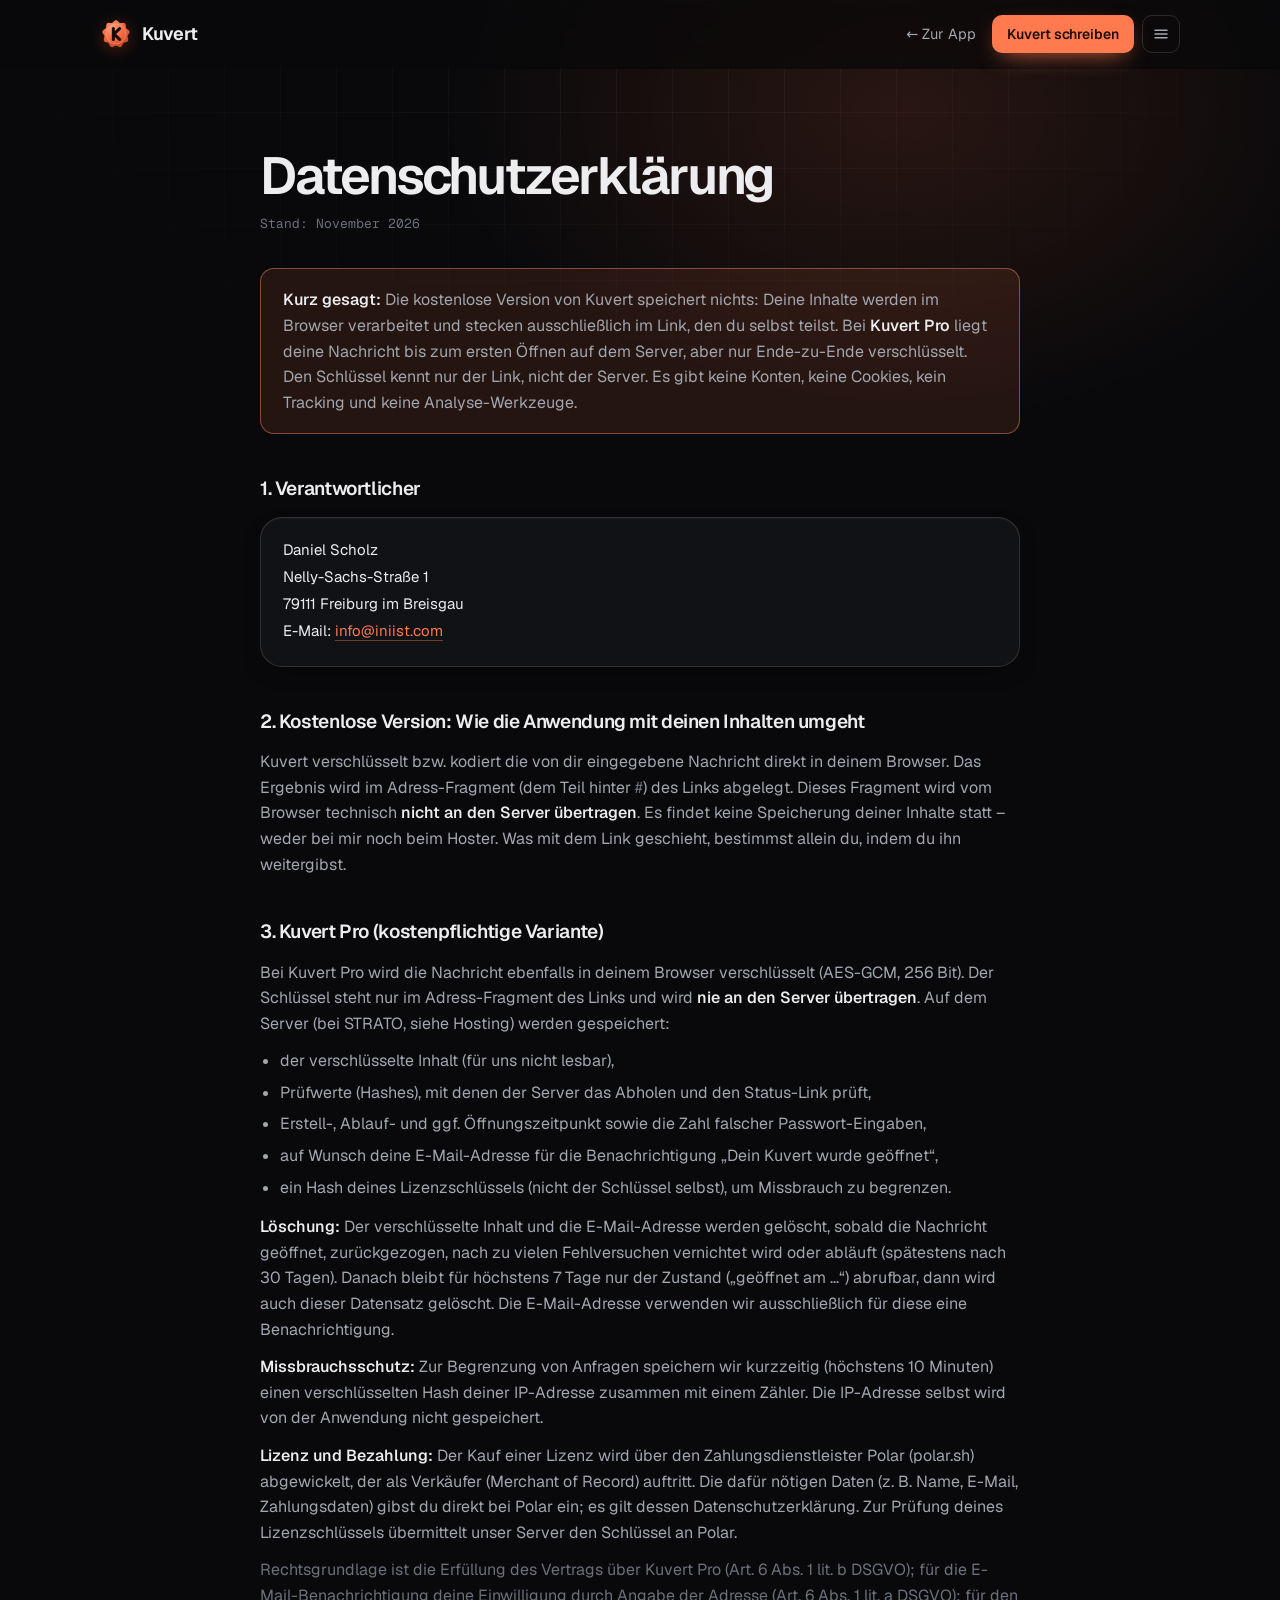
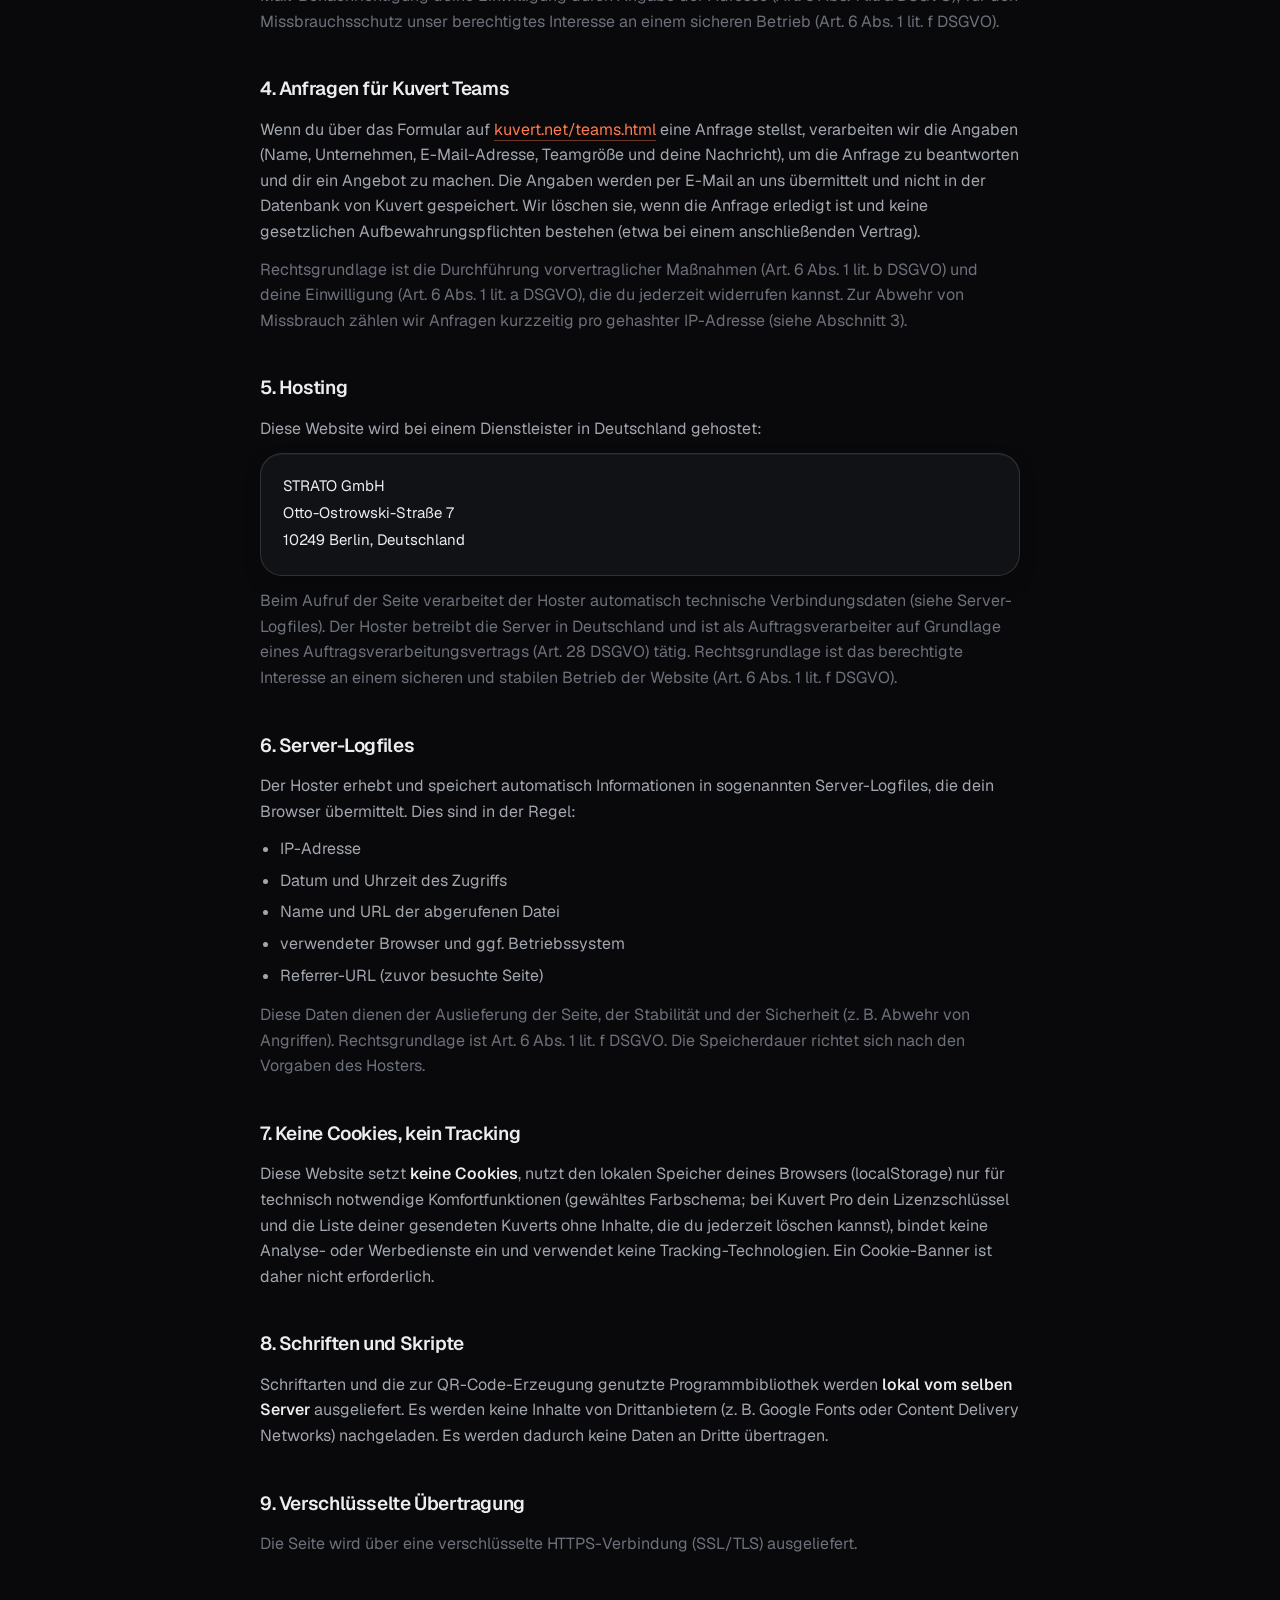
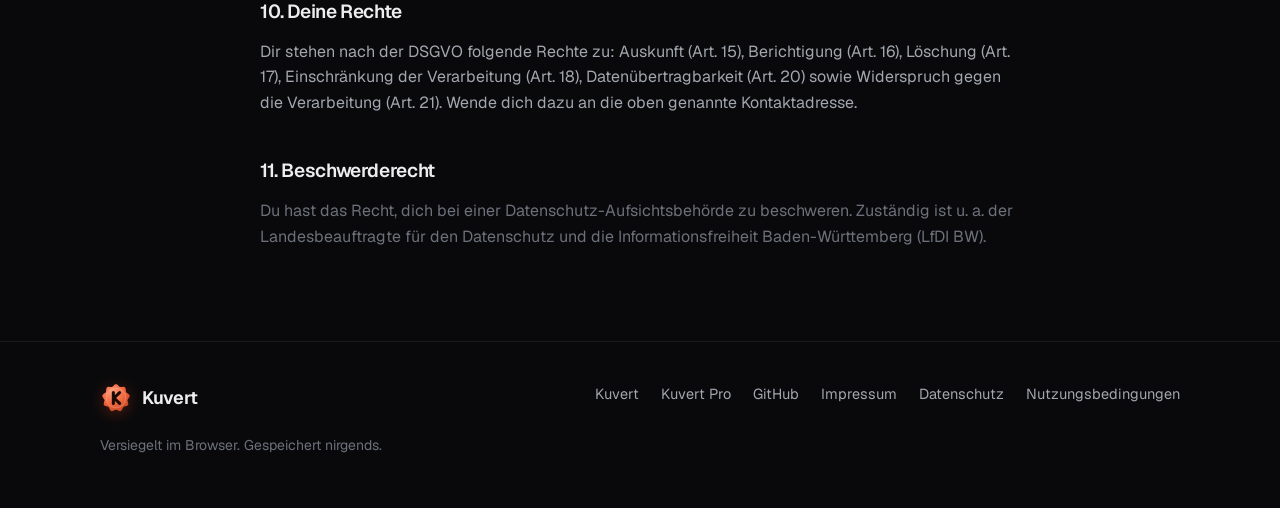
<file: datenschutz.html>
<!DOCTYPE html>
<html lang="de">
<head>
<meta charset="UTF-8">
<meta name="viewport" content="width=device-width, initial-scale=1.0">
<title>Datenschutz — Kuvert</title>
<script>(function(){try{var s=localStorage.getItem("kuvert-theme");document.documentElement.setAttribute("data-theme",s||"dark");}catch(e){document.documentElement.setAttribute("data-theme","dark");}})();</script>
<meta name="description" content="Datenschutzerklärung von Kuvert: Was gespeichert wird (in der kostenlosen Version nichts), Kuvert Pro, Hosting und deine Rechte.">
<link rel="canonical" href="https://kuvert.net/datenschutz.html">
<link rel="icon" href="./favicon.svg" type="image/svg+xml">
<link rel="manifest" href="/manifest.webmanifest">
<link rel="apple-touch-icon" href="/icons/apple-touch-icon.png">
<meta name="apple-mobile-web-app-title" content="Kuvert">
<link rel="stylesheet" href="./fonts.css">
<link rel="stylesheet" href="./kuvert.css">
<script src="./site.js" defer></script>
</head>
<body>
<div class="backdrop" aria-hidden="true"></div>
<header class="nav" id="nav">
  <div class="wrap nav-in">
    <a class="logo" href="./" aria-label="Kuvert Startseite">
      <img class="logo-mark" src="./logo.svg" alt="" width="32" height="32">
      Kuvert
    </a>
    <nav class="nav-links" aria-label="Hauptnavigation">
      <a class="nl" href="./">← Zur App</a>
      <a class="btn btn-primary btn-sm nav-cta" href="./app"><span class="cta-long">Kuvert schreiben</span><span class="cta-short">Schreiben</span></a>
      <button class="icon-btn" id="themeToggle" type="button" aria-label="Farbschema wechseln"></button>
    </nav>
  </div>
</header>
<div class="wrap">
  <main class="legal">
    <h1>Datenschutzerklärung</h1>
    <p class="lead">Stand: November 2026</p>

    <div class="highlight">
      <p><strong>Kurz gesagt:</strong> Die kostenlose Version von Kuvert speichert nichts: Deine Inhalte werden im Browser verarbeitet und stecken ausschließlich im Link, den du selbst teilst. Bei <strong>Kuvert Pro</strong> liegt deine Nachricht bis zum ersten Öffnen auf dem Server, aber nur Ende-zu-Ende verschlüsselt. Den Schlüssel kennt nur der Link, nicht der Server. Es gibt keine Konten, keine Cookies, kein Tracking und keine Analyse-Werkzeuge.</p>
    </div>

    <h2>1. Verantwortlicher</h2>
    <div class="card">
      <p>Daniel Scholz</p>
      <p>Nelly-Sachs-Straße 1</p>
      <p>79111 Freiburg im Breisgau</p>
      <p>E-Mail: <a class="inline" href="mailto:info@iniist.com">info@iniist.com</a></p>
    </div>

    <h2>2. Kostenlose Version: Wie die Anwendung mit deinen Inhalten umgeht</h2>
    <p>Kuvert verschlüsselt bzw. kodiert die von dir eingegebene Nachricht direkt in deinem Browser. Das Ergebnis wird im Adress-Fragment (dem Teil hinter <span class="muted">#</span>) des Links abgelegt. Dieses Fragment wird vom Browser technisch <strong>nicht an den Server übertragen</strong>. Es findet keine Speicherung deiner Inhalte statt – weder bei mir noch beim Hoster. Was mit dem Link geschieht, bestimmst allein du, indem du ihn weitergibst.</p>

    <h2>3. Kuvert Pro (kostenpflichtige Variante)</h2>
    <!-- TODO vor Livegang: Abschnitt rechtlich prüfen lassen; Anschrift des Zahlungsanbieters ergänzen. -->
    <p>Bei Kuvert Pro wird die Nachricht ebenfalls in deinem Browser verschlüsselt (AES-GCM, 256 Bit). Der Schlüssel steht nur im Adress-Fragment des Links und wird <strong>nie an den Server übertragen</strong>. Auf dem Server (bei STRATO, siehe Hosting) werden gespeichert:</p>
    <ul>
      <li>der verschlüsselte Inhalt (für uns nicht lesbar),</li>
      <li>Prüfwerte (Hashes), mit denen der Server das Abholen und den Status-Link prüft,</li>
      <li>Erstell-, Ablauf- und ggf. Öffnungszeitpunkt sowie die Zahl falscher Passwort-Eingaben,</li>
      <li>auf Wunsch deine E-Mail-Adresse für die Benachrichtigung „Dein Kuvert wurde geöffnet“,</li>
      <li>ein Hash deines Lizenzschlüssels (nicht der Schlüssel selbst), um Missbrauch zu begrenzen.</li>
    </ul>
    <p><strong>Löschung:</strong> Der verschlüsselte Inhalt und die E-Mail-Adresse werden gelöscht, sobald die Nachricht geöffnet, zurückgezogen, nach zu vielen Fehlversuchen vernichtet wird oder abläuft (spätestens nach 30 Tagen). Danach bleibt für höchstens 7 Tage nur der Zustand („geöffnet am …“) abrufbar, dann wird auch dieser Datensatz gelöscht. Die E-Mail-Adresse verwenden wir ausschließlich für diese eine Benachrichtigung.</p>
    <p><strong>Missbrauchsschutz:</strong> Zur Begrenzung von Anfragen speichern wir kurzzeitig (höchstens 10 Minuten) einen verschlüsselten Hash deiner IP-Adresse zusammen mit einem Zähler. Die IP-Adresse selbst wird von der Anwendung nicht gespeichert.</p>
    <p><strong>Lizenz und Bezahlung:</strong> Der Kauf einer Lizenz wird über den Zahlungsdienstleister Polar (polar.sh) abgewickelt, der als Verkäufer (Merchant of Record) auftritt. Die dafür nötigen Daten (z. B. Name, E-Mail, Zahlungsdaten) gibst du direkt bei Polar ein; es gilt dessen Datenschutzerklärung. Zur Prüfung deines Lizenzschlüssels übermittelt unser Server den Schlüssel an Polar.</p>
    <p class="muted">Rechtsgrundlage ist die Erfüllung des Vertrags über Kuvert Pro (Art. 6 Abs. 1 lit. b DSGVO); für die E-Mail-Benachrichtigung deine Einwilligung durch Angabe der Adresse (Art. 6 Abs. 1 lit. a DSGVO); für den Missbrauchsschutz unser berechtigtes Interesse an einem sicheren Betrieb (Art. 6 Abs. 1 lit. f DSGVO).</p>

    <h2>4. Anfragen für Kuvert Teams</h2>
    <p>Wenn du über das Formular auf <a class="inline" href="./teams.html">kuvert.net/teams.html</a> eine Anfrage stellst, verarbeiten wir die Angaben (Name, Unternehmen, E-Mail-Adresse, Teamgröße und deine Nachricht), um die Anfrage zu beantworten und dir ein Angebot zu machen. Die Angaben werden per E-Mail an uns übermittelt und nicht in der Datenbank von Kuvert gespeichert. Wir löschen sie, wenn die Anfrage erledigt ist und keine gesetzlichen Aufbewahrungspflichten bestehen (etwa bei einem anschließenden Vertrag).</p>
    <p class="muted">Rechtsgrundlage ist die Durchführung vorvertraglicher Maßnahmen (Art. 6 Abs. 1 lit. b DSGVO) und deine Einwilligung (Art. 6 Abs. 1 lit. a DSGVO), die du jederzeit widerrufen kannst. Zur Abwehr von Missbrauch zählen wir Anfragen kurzzeitig pro gehashter IP-Adresse (siehe Abschnitt 3).</p>

    <h2>5. Hosting</h2>
    <p>Diese Website wird bei einem Dienstleister in Deutschland gehostet:</p>
    <div class="card">
      <p>STRATO GmbH</p>
      <p>Otto-Ostrowski-Straße 7</p>
      <p>10249 Berlin, Deutschland</p>
    </div>
    <p class="muted">Beim Aufruf der Seite verarbeitet der Hoster automatisch technische Verbindungsdaten (siehe Server-Logfiles). Der Hoster betreibt die Server in Deutschland und ist als Auftragsverarbeiter auf Grundlage eines Auftragsverarbeitungsvertrags (Art. 28 DSGVO) tätig. Rechtsgrundlage ist das berechtigte Interesse an einem sicheren und stabilen Betrieb der Website (Art. 6 Abs. 1 lit. f DSGVO).</p>

    <h2>6. Server-Logfiles</h2>
    <p>Der Hoster erhebt und speichert automatisch Informationen in sogenannten Server-Logfiles, die dein Browser übermittelt. Dies sind in der Regel:</p>
    <ul>
      <li>IP-Adresse</li>
      <li>Datum und Uhrzeit des Zugriffs</li>
      <li>Name und URL der abgerufenen Datei</li>
      <li>verwendeter Browser und ggf. Betriebssystem</li>
      <li>Referrer-URL (zuvor besuchte Seite)</li>
    </ul>
    <p class="muted">Diese Daten dienen der Auslieferung der Seite, der Stabilität und der Sicherheit (z. B. Abwehr von Angriffen). Rechtsgrundlage ist Art. 6 Abs. 1 lit. f DSGVO. Die Speicherdauer richtet sich nach den Vorgaben des Hosters.</p>

    <h2>7. Keine Cookies, kein Tracking</h2>
    <p>Diese Website setzt <strong>keine Cookies</strong>, nutzt den lokalen Speicher deines Browsers (localStorage) nur für technisch notwendige Komfortfunktionen (gewähltes Farbschema; bei Kuvert Pro dein Lizenzschlüssel und die Liste deiner gesendeten Kuverts ohne Inhalte, die du jederzeit löschen kannst), bindet keine Analyse- oder Werbedienste ein und verwendet keine Tracking-Technologien. Ein Cookie-Banner ist daher nicht erforderlich.</p>

    <h2>8. Schriften und Skripte</h2>
    <p>Schriftarten und die zur QR-Code-Erzeugung genutzte Programmbibliothek werden <strong>lokal vom selben Server</strong> ausgeliefert. Es werden keine Inhalte von Drittanbietern (z. B. Google Fonts oder Content Delivery Networks) nachgeladen. Es werden dadurch keine Daten an Dritte übertragen.</p>

    <h2>9. Verschlüsselte Übertragung</h2>
    <p class="muted">Die Seite wird über eine verschlüsselte HTTPS-Verbindung (SSL/TLS) ausgeliefert.</p>

    <h2>10. Deine Rechte</h2>
    <p>Dir stehen nach der DSGVO folgende Rechte zu: Auskunft (Art. 15), Berichtigung (Art. 16), Löschung (Art. 17), Einschränkung der Verarbeitung (Art. 18), Datenübertragbarkeit (Art. 20) sowie Widerspruch gegen die Verarbeitung (Art. 21). Wende dich dazu an die oben genannte Kontaktadresse.</p>

    <h2>11. Beschwerderecht</h2>
    <p class="muted">Du hast das Recht, dich bei einer Datenschutz-Aufsichtsbehörde zu beschweren. Zuständig ist u. a. der Landesbeauftragte für den Datenschutz und die Informationsfreiheit Baden-Württemberg (LfDI BW).</p>
  </main>
</div>
<footer class="footer">
  <div class="wrap footer-in">
    <div>
      <a class="logo" href="./"><img class="logo-mark" src="./logo.svg" alt="" width="32" height="32">Kuvert</a>
      <p>Versiegelt im Browser. Gespeichert nirgends.</p>
    </div>
    <nav class="footer-links" aria-label="Fußzeile">
      <a href="./">Kuvert</a>
      <a href="./pro.html">Kuvert Pro</a>
      <a href="https://github.com/iniist/Kuvert" target="_blank" rel="noopener">GitHub</a>
      <a href="./impressum.html">Impressum</a>
      <a href="./datenschutz.html">Datenschutz</a>
      <a href="./nutzungsbedingungen.html">Nutzungsbedingungen</a>
    </nav>
  </div>
</footer>
</body>
</html>
</file>
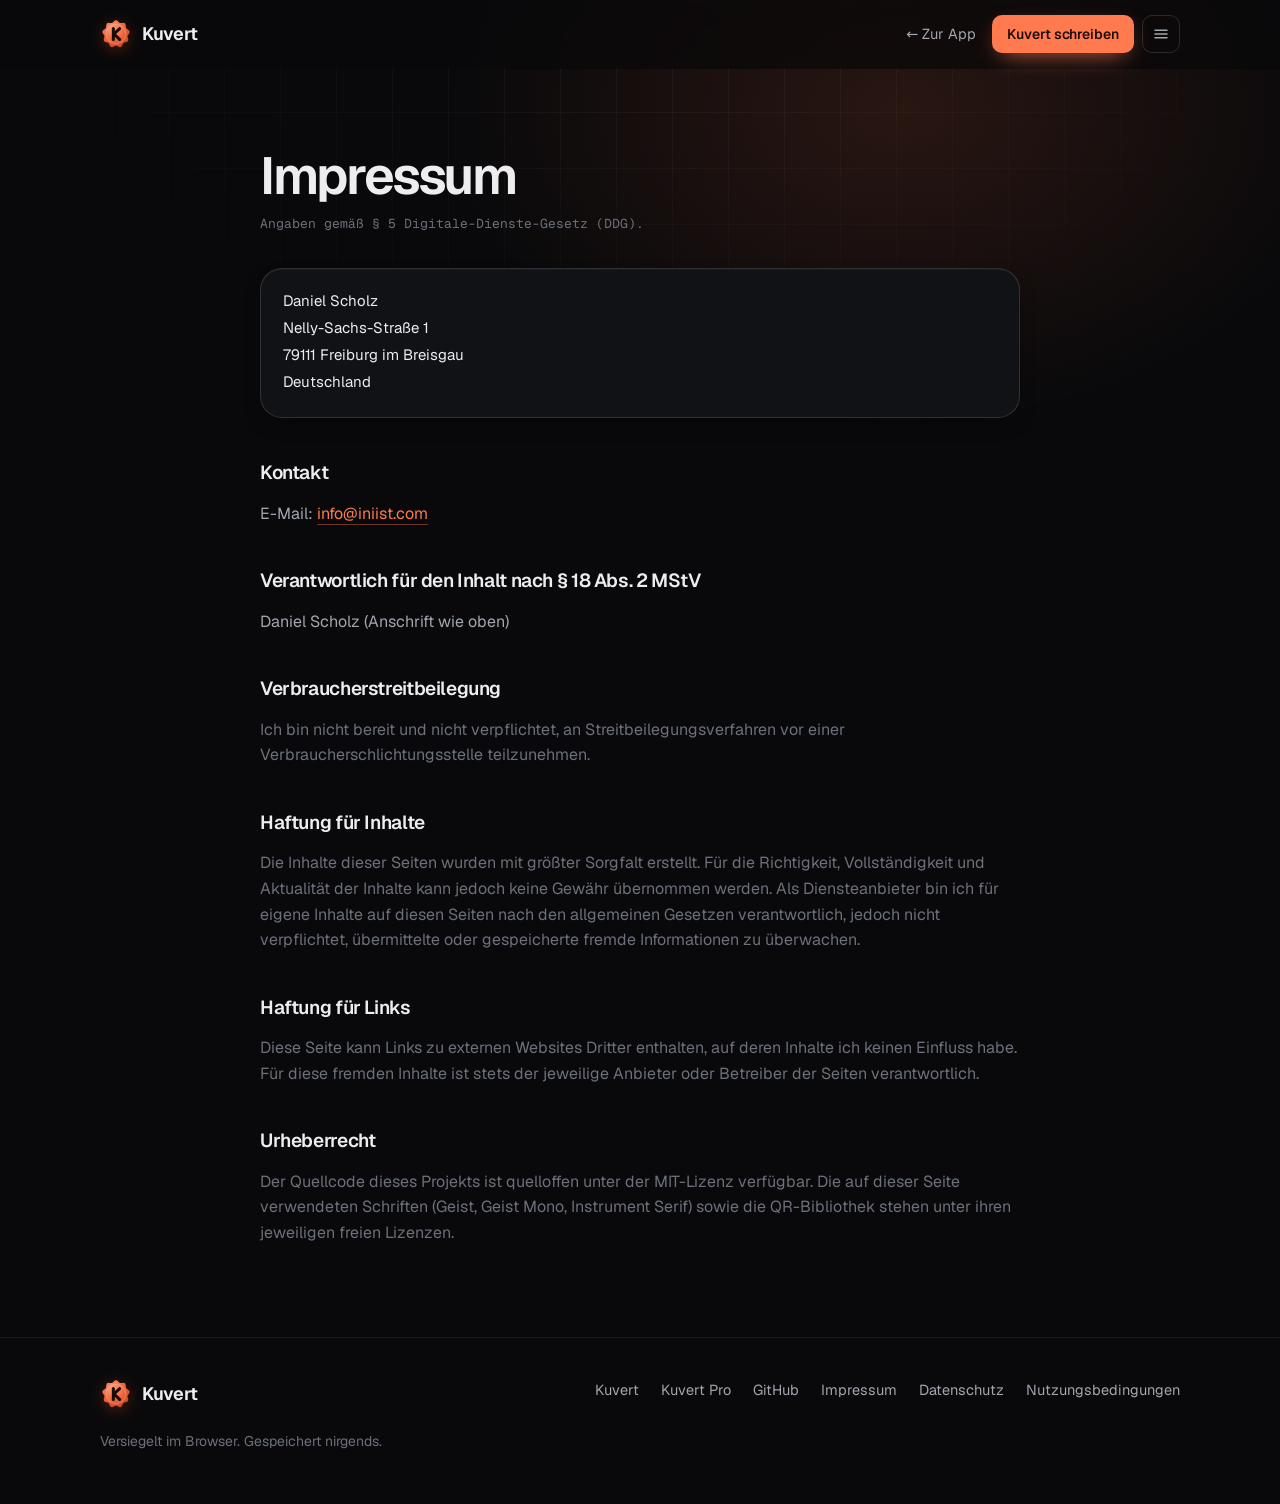
<file: impressum.html>
<!DOCTYPE html>
<html lang="de">
<head>
<meta charset="UTF-8">
<meta name="viewport" content="width=device-width, initial-scale=1.0">
<title>Impressum — Kuvert</title>
<script>(function(){try{var s=localStorage.getItem("kuvert-theme");document.documentElement.setAttribute("data-theme",s||"dark");}catch(e){document.documentElement.setAttribute("data-theme","dark");}})();</script>
<meta name="description" content="Impressum von Kuvert (kuvert.net): Anbieterkennzeichnung und Kontakt.">
<link rel="canonical" href="https://kuvert.net/impressum.html">
<link rel="icon" href="./favicon.svg" type="image/svg+xml">
<link rel="manifest" href="/manifest.webmanifest">
<link rel="apple-touch-icon" href="/icons/apple-touch-icon.png">
<meta name="apple-mobile-web-app-title" content="Kuvert">
<link rel="stylesheet" href="./fonts.css">
<link rel="stylesheet" href="./kuvert.css">
<script src="./site.js" defer></script>
</head>
<body>
<div class="backdrop" aria-hidden="true"></div>
<header class="nav" id="nav">
  <div class="wrap nav-in">
    <a class="logo" href="./" aria-label="Kuvert Startseite">
      <img class="logo-mark" src="./logo.svg" alt="" width="32" height="32">
      Kuvert
    </a>
    <nav class="nav-links" aria-label="Hauptnavigation">
      <a class="nl" href="./">← Zur App</a>
      <a class="btn btn-primary btn-sm nav-cta" href="./app"><span class="cta-long">Kuvert schreiben</span><span class="cta-short">Schreiben</span></a>
      <button class="icon-btn" id="themeToggle" type="button" aria-label="Farbschema wechseln"></button>
    </nav>
  </div>
</header>
<div class="wrap">
  <main class="legal">
    <h1>Impressum</h1>
    <p class="lead">Angaben gemäß § 5 Digitale-Dienste-Gesetz (DDG).</p>

    <div class="card">
      <p>Daniel Scholz</p>
      <p>Nelly-Sachs-Straße 1</p>
      <p>79111 Freiburg im Breisgau</p>
      <p>Deutschland</p>
    </div>

    <h2>Kontakt</h2>
    <p>E-Mail: <a class="inline" href="mailto:info@iniist.com">info@iniist.com</a></p>

    <h2>Verantwortlich für den Inhalt nach § 18 Abs. 2 MStV</h2>
    <p>Daniel Scholz (Anschrift wie oben)</p>

    <h2>Verbraucherstreitbeilegung</h2>
    <p class="muted">Ich bin nicht bereit und nicht verpflichtet, an Streitbeilegungsverfahren vor einer Verbraucherschlichtungsstelle teilzunehmen.</p>

    <h2>Haftung für Inhalte</h2>
    <p class="muted">Die Inhalte dieser Seiten wurden mit größter Sorgfalt erstellt. Für die Richtigkeit, Vollständigkeit und Aktualität der Inhalte kann jedoch keine Gewähr übernommen werden. Als Diensteanbieter bin ich für eigene Inhalte auf diesen Seiten nach den allgemeinen Gesetzen verantwortlich, jedoch nicht verpflichtet, übermittelte oder gespeicherte fremde Informationen zu überwachen.</p>

    <h2>Haftung für Links</h2>
    <p class="muted">Diese Seite kann Links zu externen Websites Dritter enthalten, auf deren Inhalte ich keinen Einfluss habe. Für diese fremden Inhalte ist stets der jeweilige Anbieter oder Betreiber der Seiten verantwortlich.</p>

    <h2>Urheberrecht</h2>
    <p class="muted">Der Quellcode dieses Projekts ist quelloffen unter der MIT-Lizenz verfügbar. Die auf dieser Seite verwendeten Schriften (Geist, Geist Mono, Instrument Serif) sowie die QR-Bibliothek stehen unter ihren jeweiligen freien Lizenzen.</p>
  </main>
</div>
<footer class="footer">
  <div class="wrap footer-in">
    <div>
      <a class="logo" href="./"><img class="logo-mark" src="./logo.svg" alt="" width="32" height="32">Kuvert</a>
      <p>Versiegelt im Browser. Gespeichert nirgends.</p>
    </div>
    <nav class="footer-links" aria-label="Fußzeile">
      <a href="./">Kuvert</a>
      <a href="./pro.html">Kuvert Pro</a>
      <a href="https://github.com/iniist/Kuvert" target="_blank" rel="noopener">GitHub</a>
      <a href="./impressum.html">Impressum</a>
      <a href="./datenschutz.html">Datenschutz</a>
      <a href="./nutzungsbedingungen.html">Nutzungsbedingungen</a>
    </nav>
  </div>
</footer>
</body>
</html>
</file>
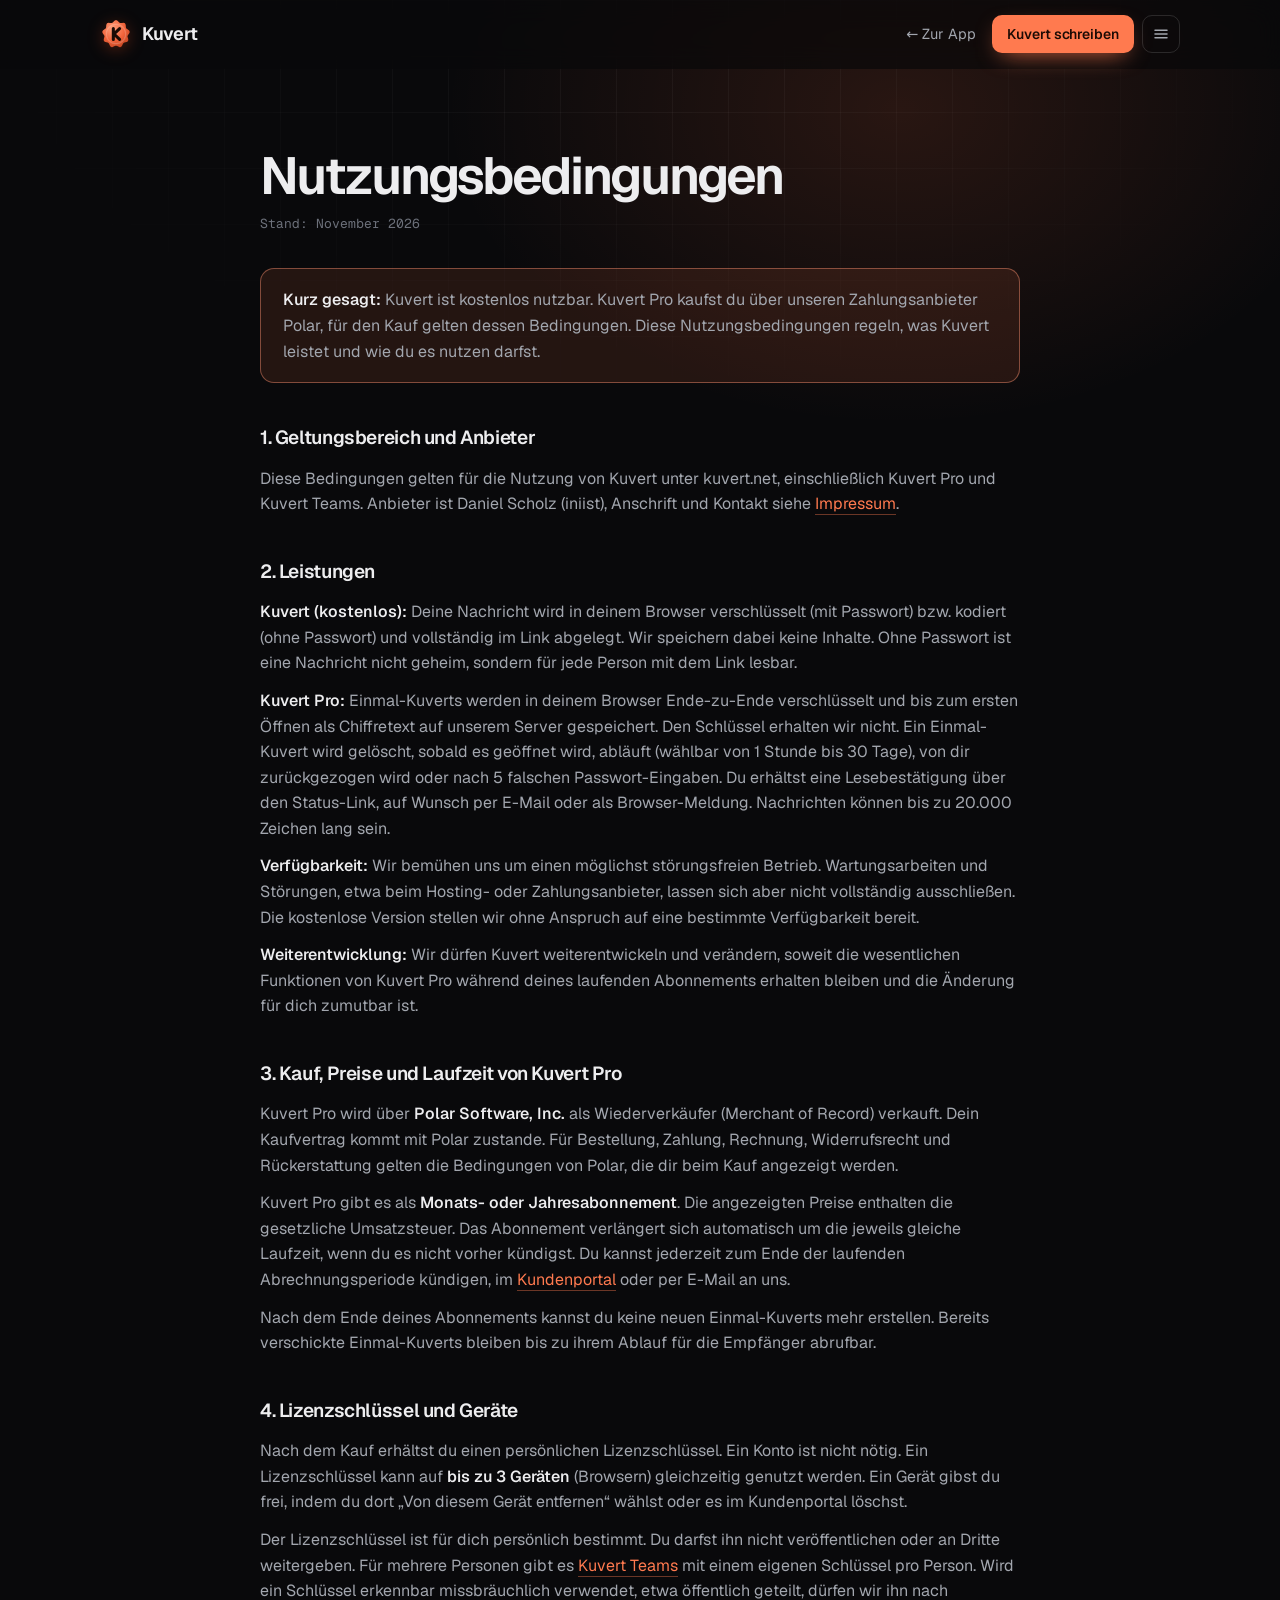
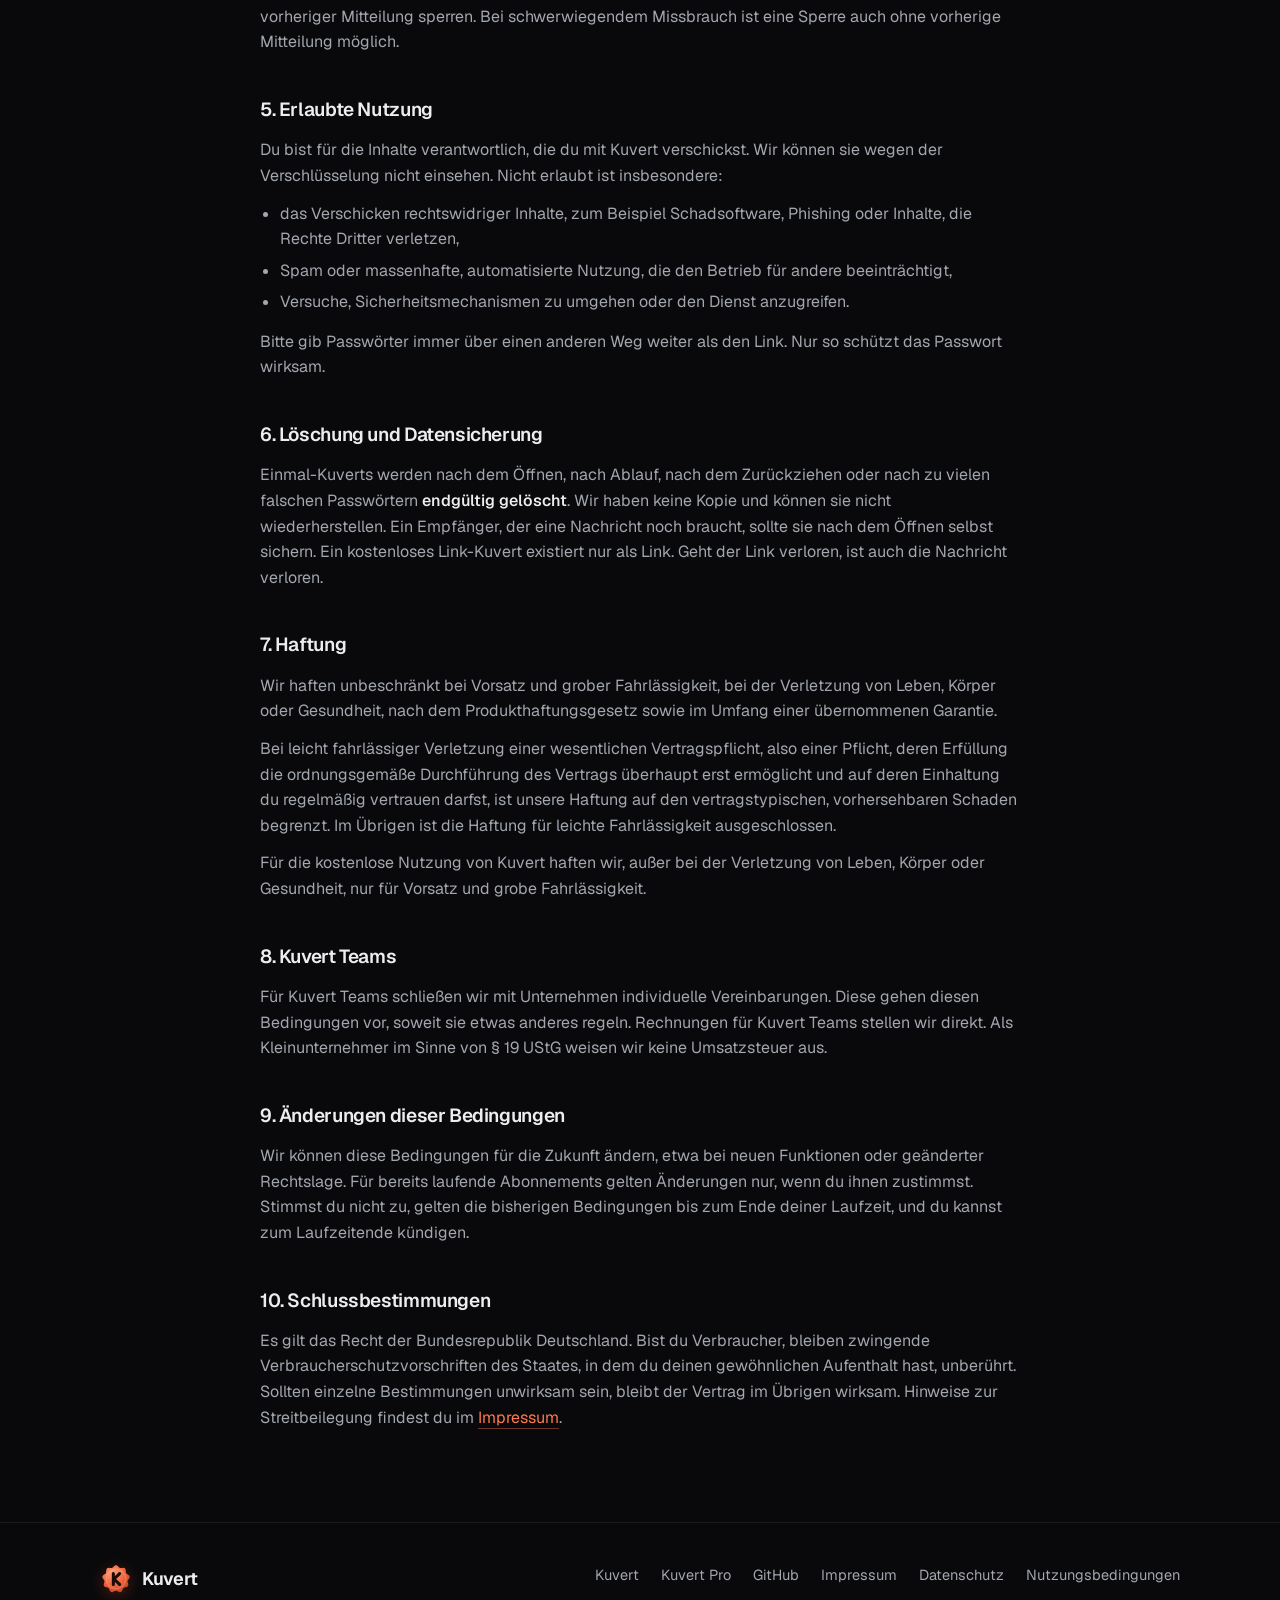
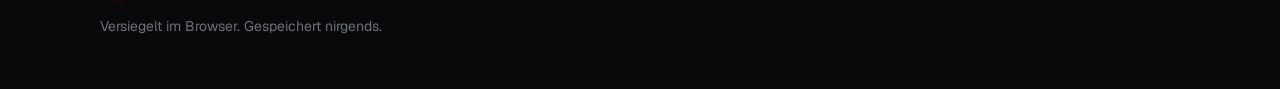
<file: nutzungsbedingungen.html>
<!DOCTYPE html>
<html lang="de">
<head>
<meta charset="UTF-8">
<meta name="viewport" content="width=device-width, initial-scale=1.0">
<title>Nutzungsbedingungen – Kuvert</title>
<script>(function(){try{var s=localStorage.getItem("kuvert-theme");document.documentElement.setAttribute("data-theme",s||"dark");}catch(e){document.documentElement.setAttribute("data-theme","dark");}})();</script>
<meta name="description" content="Nutzungsbedingungen von Kuvert und Kuvert Pro: Leistungen, Lizenz und Geräte, Laufzeit und Kündigung, erlaubte Nutzung und Haftung.">
<link rel="canonical" href="https://kuvert.net/nutzungsbedingungen.html">
<link rel="icon" href="./favicon.svg" type="image/svg+xml">
<link rel="manifest" href="/manifest.webmanifest">
<link rel="apple-touch-icon" href="/icons/apple-touch-icon.png">
<meta name="apple-mobile-web-app-title" content="Kuvert">
<link rel="stylesheet" href="./fonts.css">
<link rel="stylesheet" href="./kuvert.css">
<script src="./site.js" defer></script>
</head>
<body>
<div class="backdrop" aria-hidden="true"></div>
<header class="nav" id="nav">
  <div class="wrap nav-in">
    <a class="logo" href="./" aria-label="Kuvert Startseite">
      <img class="logo-mark" src="./logo.svg" alt="" width="32" height="32">
      Kuvert
    </a>
    <nav class="nav-links" aria-label="Hauptnavigation">
      <a class="nl" href="./">← Zur App</a>
      <a class="btn btn-primary btn-sm nav-cta" href="./app"><span class="cta-long">Kuvert schreiben</span><span class="cta-short">Schreiben</span></a>
      <button class="icon-btn" id="themeToggle" type="button" aria-label="Farbschema wechseln"></button>
    </nav>
  </div>
</header>
<div class="wrap">
  <main class="legal">
    <h1>Nutzungsbedingungen</h1>
    <p class="lead">Stand: November 2026</p>

    <div class="highlight">
      <p><strong>Kurz gesagt:</strong> Kuvert ist kostenlos nutzbar. Kuvert Pro kaufst du über unseren Zahlungsanbieter Polar, für den Kauf gelten dessen Bedingungen. Diese Nutzungsbedingungen regeln, was Kuvert leistet und wie du es nutzen darfst.</p>
    </div>

    <h2>1. Geltungsbereich und Anbieter</h2>
    <p>Diese Bedingungen gelten für die Nutzung von Kuvert unter kuvert.net, einschließlich Kuvert Pro und Kuvert Teams. Anbieter ist Daniel Scholz (iniist), Anschrift und Kontakt siehe <a class="inline" href="./impressum.html">Impressum</a>.</p>

    <h2>2. Leistungen</h2>
    <p><strong>Kuvert (kostenlos):</strong> Deine Nachricht wird in deinem Browser verschlüsselt (mit Passwort) bzw. kodiert (ohne Passwort) und vollständig im Link abgelegt. Wir speichern dabei keine Inhalte. Ohne Passwort ist eine Nachricht nicht geheim, sondern für jede Person mit dem Link lesbar.</p>
    <p><strong>Kuvert Pro:</strong> Einmal-Kuverts werden in deinem Browser Ende-zu-Ende verschlüsselt und bis zum ersten Öffnen als Chiffretext auf unserem Server gespeichert. Den Schlüssel erhalten wir nicht. Ein Einmal-Kuvert wird gelöscht, sobald es geöffnet wird, abläuft (wählbar von 1 Stunde bis 30 Tage), von dir zurückgezogen wird oder nach 5 falschen Passwort-Eingaben. Du erhältst eine Lesebestätigung über den Status-Link, auf Wunsch per E-Mail oder als Browser-Meldung. Nachrichten können bis zu 20.000 Zeichen lang sein.</p>
    <p><strong>Verfügbarkeit:</strong> Wir bemühen uns um einen möglichst störungsfreien Betrieb. Wartungsarbeiten und Störungen, etwa beim Hosting- oder Zahlungsanbieter, lassen sich aber nicht vollständig ausschließen. Die kostenlose Version stellen wir ohne Anspruch auf eine bestimmte Verfügbarkeit bereit.</p>
    <p><strong>Weiterentwicklung:</strong> Wir dürfen Kuvert weiterentwickeln und verändern, soweit die wesentlichen Funktionen von Kuvert Pro während deines laufenden Abonnements erhalten bleiben und die Änderung für dich zumutbar ist.</p>

    <h2>3. Kauf, Preise und Laufzeit von Kuvert Pro</h2>
    <p>Kuvert Pro wird über <strong>Polar Software, Inc.</strong> als Wiederverkäufer (Merchant of Record) verkauft. Dein Kaufvertrag kommt mit Polar zustande. Für Bestellung, Zahlung, Rechnung, Widerrufsrecht und Rückerstattung gelten die Bedingungen von Polar, die dir beim Kauf angezeigt werden.</p>
    <p>Kuvert Pro gibt es als <strong>Monats- oder Jahresabonnement</strong>. Die angezeigten Preise enthalten die gesetzliche Umsatzsteuer. Das Abonnement verlängert sich automatisch um die jeweils gleiche Laufzeit, wenn du es nicht vorher kündigst. Du kannst jederzeit zum Ende der laufenden Abrechnungsperiode kündigen, im <a class="inline" href="https://polar.sh/iniist/portal" target="_blank" rel="noopener">Kundenportal</a> oder per E-Mail an uns.</p>
    <p>Nach dem Ende deines Abonnements kannst du keine neuen Einmal-Kuverts mehr erstellen. Bereits verschickte Einmal-Kuverts bleiben bis zu ihrem Ablauf für die Empfänger abrufbar.</p>

    <h2>4. Lizenzschlüssel und Geräte</h2>
    <p>Nach dem Kauf erhältst du einen persönlichen Lizenzschlüssel. Ein Konto ist nicht nötig. Ein Lizenzschlüssel kann auf <strong>bis zu 3 Geräten</strong> (Browsern) gleichzeitig genutzt werden. Ein Gerät gibst du frei, indem du dort „Von diesem Gerät entfernen“ wählst oder es im Kundenportal löschst.</p>
    <p>Der Lizenzschlüssel ist für dich persönlich bestimmt. Du darfst ihn nicht veröffentlichen oder an Dritte weitergeben. Für mehrere Personen gibt es <a class="inline" href="./teams.html">Kuvert Teams</a> mit einem eigenen Schlüssel pro Person. Wird ein Schlüssel erkennbar missbräuchlich verwendet, etwa öffentlich geteilt, dürfen wir ihn nach vorheriger Mitteilung sperren. Bei schwerwiegendem Missbrauch ist eine Sperre auch ohne vorherige Mitteilung möglich.</p>

    <h2>5. Erlaubte Nutzung</h2>
    <p>Du bist für die Inhalte verantwortlich, die du mit Kuvert verschickst. Wir können sie wegen der Verschlüsselung nicht einsehen. Nicht erlaubt ist insbesondere:</p>
    <ul>
      <li>das Verschicken rechtswidriger Inhalte, zum Beispiel Schadsoftware, Phishing oder Inhalte, die Rechte Dritter verletzen,</li>
      <li>Spam oder massenhafte, automatisierte Nutzung, die den Betrieb für andere beeinträchtigt,</li>
      <li>Versuche, Sicherheitsmechanismen zu umgehen oder den Dienst anzugreifen.</li>
    </ul>
    <p>Bitte gib Passwörter immer über einen anderen Weg weiter als den Link. Nur so schützt das Passwort wirksam.</p>

    <h2>6. Löschung und Datensicherung</h2>
    <p>Einmal-Kuverts werden nach dem Öffnen, nach Ablauf, nach dem Zurückziehen oder nach zu vielen falschen Passwörtern <strong>endgültig gelöscht</strong>. Wir haben keine Kopie und können sie nicht wiederherstellen. Ein Empfänger, der eine Nachricht noch braucht, sollte sie nach dem Öffnen selbst sichern. Ein kostenloses Link-Kuvert existiert nur als Link. Geht der Link verloren, ist auch die Nachricht verloren.</p>

    <h2>7. Haftung</h2>
    <p>Wir haften unbeschränkt bei Vorsatz und grober Fahrlässigkeit, bei der Verletzung von Leben, Körper oder Gesundheit, nach dem Produkthaftungsgesetz sowie im Umfang einer übernommenen Garantie.</p>
    <p>Bei leicht fahrlässiger Verletzung einer wesentlichen Vertragspflicht, also einer Pflicht, deren Erfüllung die ordnungsgemäße Durchführung des Vertrags überhaupt erst ermöglicht und auf deren Einhaltung du regelmäßig vertrauen darfst, ist unsere Haftung auf den vertragstypischen, vorhersehbaren Schaden begrenzt. Im Übrigen ist die Haftung für leichte Fahrlässigkeit ausgeschlossen.</p>
    <p>Für die kostenlose Nutzung von Kuvert haften wir, außer bei der Verletzung von Leben, Körper oder Gesundheit, nur für Vorsatz und grobe Fahrlässigkeit.</p>

    <h2>8. Kuvert Teams</h2>
    <p>Für Kuvert Teams schließen wir mit Unternehmen individuelle Vereinbarungen. Diese gehen diesen Bedingungen vor, soweit sie etwas anderes regeln. Rechnungen für Kuvert Teams stellen wir direkt. Als Kleinunternehmer im Sinne von § 19 UStG weisen wir keine Umsatzsteuer aus.</p>

    <h2>9. Änderungen dieser Bedingungen</h2>
    <p>Wir können diese Bedingungen für die Zukunft ändern, etwa bei neuen Funktionen oder geänderter Rechtslage. Für bereits laufende Abonnements gelten Änderungen nur, wenn du ihnen zustimmst. Stimmst du nicht zu, gelten die bisherigen Bedingungen bis zum Ende deiner Laufzeit, und du kannst zum Laufzeitende kündigen.</p>

    <h2>10. Schlussbestimmungen</h2>
    <p>Es gilt das Recht der Bundesrepublik Deutschland. Bist du Verbraucher, bleiben zwingende Verbraucherschutzvorschriften des Staates, in dem du deinen gewöhnlichen Aufenthalt hast, unberührt. Sollten einzelne Bestimmungen unwirksam sein, bleibt der Vertrag im Übrigen wirksam. Hinweise zur Streitbeilegung findest du im <a class="inline" href="./impressum.html">Impressum</a>.</p>
  </main>
</div>
<footer class="footer">
  <div class="wrap footer-in">
    <div>
      <a class="logo" href="./"><img class="logo-mark" src="./logo.svg" alt="" width="32" height="32">Kuvert</a>
      <p>Versiegelt im Browser. Gespeichert nirgends.</p>
    </div>
    <nav class="footer-links" aria-label="Fußzeile">
      <a href="./">Kuvert</a>
      <a href="./pro.html">Kuvert Pro</a>
      <a href="https://github.com/iniist/Kuvert" target="_blank" rel="noopener">GitHub</a>
      <a href="./impressum.html">Impressum</a>
      <a href="./datenschutz.html">Datenschutz</a>
      <a href="./nutzungsbedingungen.html">Nutzungsbedingungen</a>
    </nav>
  </div>
</footer>
</body>
</html>
</file>
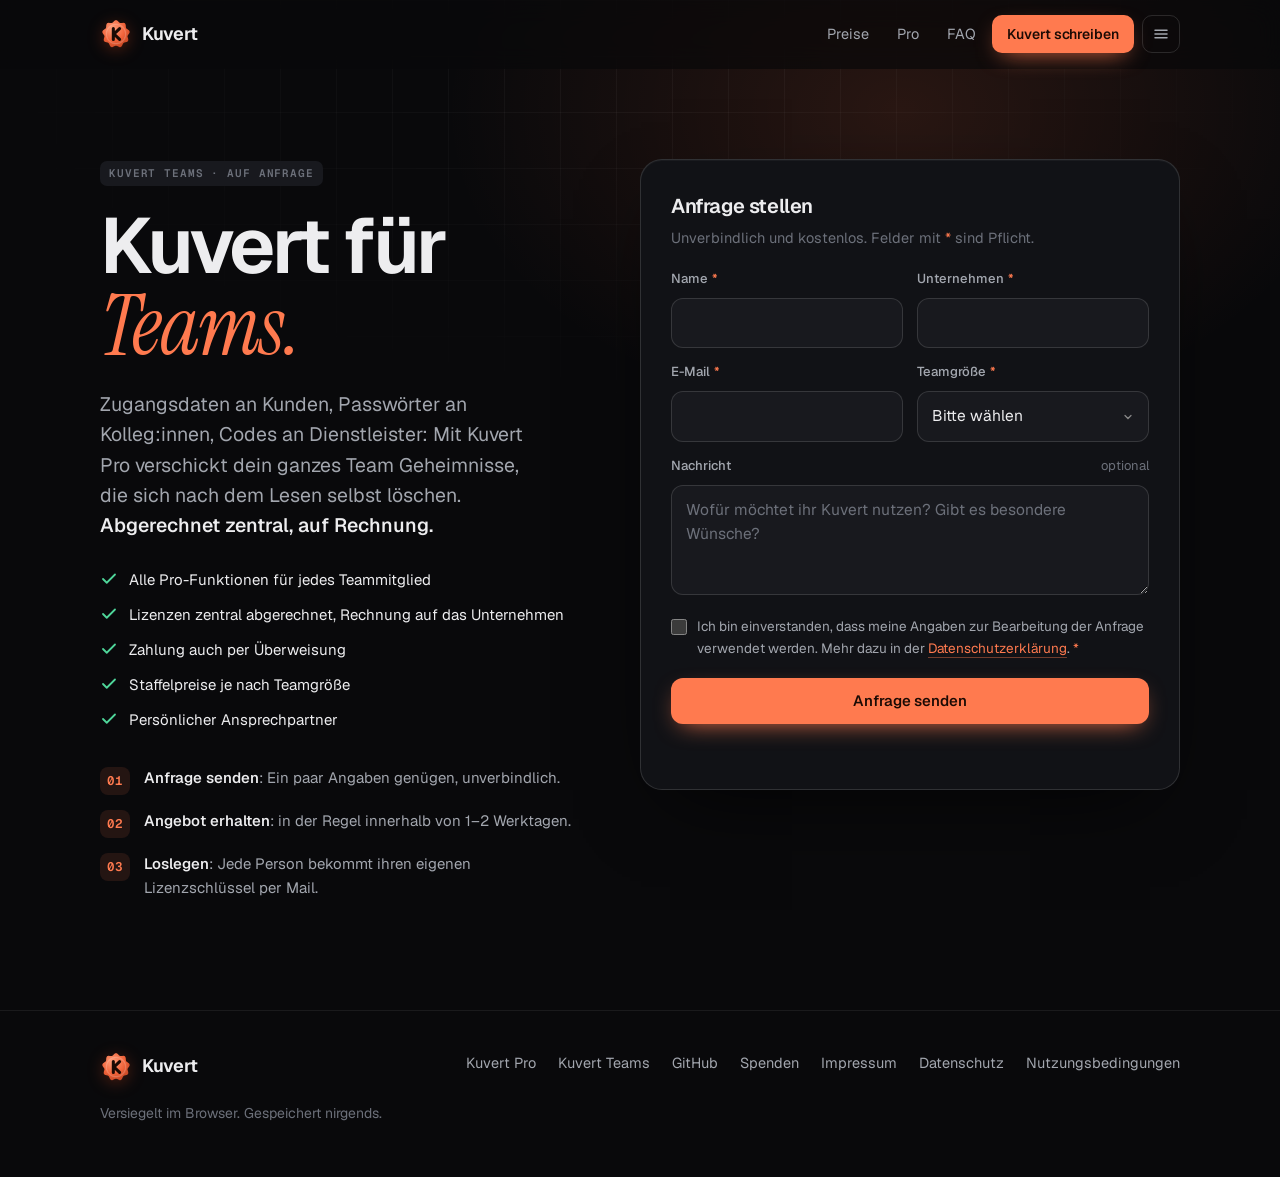
<file: teams.html>
<!DOCTYPE html>
<html lang="de">
<head>
<meta charset="UTF-8">
<meta name="viewport" content="width=device-width, initial-scale=1.0">
<title>Kuvert Teams – sichere Einmal-Nachrichten fürs ganze Team</title>
<meta name="description" content="Kuvert Pro für Unternehmen und Teams: Lizenzen zentral abgerechnet, Rechnung auf die Firma, Staffelpreise. Jetzt unverbindlich anfragen.">
<meta name="robots" content="index, follow, max-snippet:-1, max-image-preview:large">
<link rel="canonical" href="https://kuvert.net/teams.html">
<link rel="alternate" hreflang="de" href="https://kuvert.net/teams.html">
<meta property="og:type" content="website">
<meta property="og:site_name" content="Kuvert">
<meta property="og:title" content="Kuvert Teams – sichere Einmal-Nachrichten fürs ganze Team">
<meta property="og:description" content="Kuvert Pro für Unternehmen und Teams. Jetzt unverbindlich anfragen.">
<meta property="og:url" content="https://kuvert.net/teams.html">
<meta property="og:image" content="https://kuvert.net/og-image.png">
<meta property="og:locale" content="de_DE">
<meta name="twitter:card" content="summary_large_image">
<meta name="theme-color" content="#09090b">
<link rel="icon" href="./favicon.svg" type="image/svg+xml">
<link rel="manifest" href="/manifest.webmanifest">
<link rel="apple-touch-icon" href="/icons/apple-touch-icon.png">
<meta name="apple-mobile-web-app-title" content="Kuvert">
<script>(function(){try{var s=localStorage.getItem("kuvert-theme");document.documentElement.setAttribute("data-theme",s||"dark");}catch(e){document.documentElement.setAttribute("data-theme","dark");}})();</script>
<link rel="preload" href="./fonts/geist-latin-wght-normal.woff2" as="font" type="font/woff2" crossorigin>
<link rel="stylesheet" href="./fonts.css">
<link rel="stylesheet" href="./kuvert.css">
<style>
  .t-grid{display:grid;grid-template-columns:minmax(0,1fr) minmax(0,540px);gap:clamp(36px,5vw,72px);align-items:start}
  .t-steps{list-style:none;counter-reset:s;display:flex;flex-direction:column;gap:14px;margin-top:34px}
  .t-steps li{counter-increment:s;display:flex;gap:14px;align-items:flex-start;font-size:15px;color:var(--text-2)}
  .t-steps li::before{content:counter(s,decimal-leading-zero);font-family:var(--mono);font-size:12.5px;font-weight:600;color:var(--accent);background:var(--accent-soft);border-radius:8px;padding:4px 7px;flex:none;margin-top:1px}
  .t-steps b{color:var(--text);font-weight:560}
  .t-form{padding:clamp(22px,3vw,30px)}
  .t-form h2{font-size:20px;letter-spacing:-.02em;font-weight:620;margin-bottom:4px}
  .t-form .sub{font-size:14.5px;color:var(--text-3);margin-bottom:20px}
  .t-row{display:grid;grid-template-columns:1fr 1fr;gap:14px}
  .t-form .t-row .field{margin-top:0}
  .t-form form > .field{margin-top:14px}
  .t-form form > * + *{margin-top:14px}
  .t-form form > h2 + .sub{margin-top:4px}
  .t-form .label{justify-content:flex-start;gap:4px}
  .t-form .label .hint{margin-left:auto}
  .req{color:var(--accent)}
  .t-check{display:flex;gap:10px;align-items:flex-start;margin-top:16px;font-size:13.5px;color:var(--text-2);cursor:pointer}
  .t-check input{margin-top:3px;accent-color:var(--accent);width:16px;height:16px;flex:none}
  .t-check a{color:var(--accent);border-bottom:1px solid color-mix(in srgb,var(--accent) 40%,transparent)}
  .hp{position:absolute;left:-10000px;width:1px;height:1px;overflow:hidden}
  .t-done{text-align:center;padding:20px 6px}
  .t-done .seal{margin:0 auto 18px}
  .t-done h2{margin-bottom:8px}
  .t-done p{color:var(--text-2);font-size:15.5px;max-width:38ch;margin:0 auto}
  @media(max-width:960px){ .t-grid{grid-template-columns:1fr} }
  @media(max-width:520px){ .t-row{grid-template-columns:1fr} }
</style>
<script src="./site.js" defer></script>
<script src="./teams.js" defer></script>
</head>
<body>
<div class="backdrop" aria-hidden="true"></div>

<header class="nav" id="nav">
  <div class="wrap nav-in">
    <a class="logo" href="./" aria-label="Kuvert Startseite">
      <img class="logo-mark" src="./logo.svg" alt="" width="32" height="32">
      Kuvert
    </a>
    <nav class="nav-links" aria-label="Hauptnavigation">
      <a class="nl hide-sm menu-only" href="./#so">So geht's</a>
      <a class="nl hide-sm" href="./#varianten">Preise</a>
      <a class="nl" href="./pro.html">Pro</a>
      <a class="nl hide-sm" href="./#faq">FAQ</a>
      <a class="icon-btn" href="https://github.com/iniist/Kuvert" target="_blank" rel="noopener" aria-label="Quelltext auf GitHub"><svg viewBox="0 0 24 24" fill="currentColor"><path d="M12 2a10 10 0 0 0-3.16 19.49c.5.09.68-.22.68-.48v-1.7c-2.78.6-3.37-1.34-3.37-1.34-.45-1.16-1.11-1.47-1.11-1.47-.91-.62.07-.6.07-.6 1 .07 1.53 1.03 1.53 1.03.9 1.52 2.34 1.08 2.91.83.09-.65.35-1.09.63-1.34-2.22-.25-4.55-1.11-4.55-4.94 0-1.09.39-1.98 1.03-2.68-.1-.25-.45-1.27.1-2.65 0 0 .84-.27 2.75 1.02a9.6 9.6 0 0 1 5 0c1.91-1.29 2.75-1.02 2.75-1.02.55 1.38.2 2.4.1 2.65.64.7 1.03 1.59 1.03 2.68 0 3.84-2.34 4.68-4.57 4.93.36.31.68.92.68 1.85v2.75c0 .27.18.58.69.48A10 10 0 0 0 12 2z"/></svg></a>
      <a class="btn btn-primary btn-sm nav-cta" href="./app"><span class="cta-long">Kuvert schreiben</span><span class="cta-short">Schreiben</span></a>
      <button class="icon-btn" id="themeToggle" type="button" aria-label="Farbschema wechseln"></button>
    </nav>
  </div>
</header>

<main class="page">
  <section class="hero">
    <div class="wrap t-grid">
      <div>
        <span class="badge muted">Kuvert Teams · auf Anfrage</span>
        <h1>Kuvert für <span class="serif">Teams.</span></h1>
        <p class="lede">Zugangsdaten an Kunden, Passwörter an Kolleg:innen, Codes an Dienstleister: Mit Kuvert Pro verschickt dein ganzes Team Geheimnisse, die sich nach dem Lesen selbst löschen. <strong>Abgerechnet zentral, auf Rechnung.</strong></p>
        <ul class="feat" style="margin-top:28px">
          <li><svg viewBox="0 0 24 24" fill="none" stroke="currentColor" stroke-width="2.4" stroke-linecap="round" stroke-linejoin="round"><path d="M20 6 9 17l-5-5"/></svg>Alle Pro-Funktionen für jedes Teammitglied</li>
          <li><svg viewBox="0 0 24 24" fill="none" stroke="currentColor" stroke-width="2.4" stroke-linecap="round" stroke-linejoin="round"><path d="M20 6 9 17l-5-5"/></svg>Lizenzen zentral abgerechnet, Rechnung auf das Unternehmen</li>
          <li><svg viewBox="0 0 24 24" fill="none" stroke="currentColor" stroke-width="2.4" stroke-linecap="round" stroke-linejoin="round"><path d="M20 6 9 17l-5-5"/></svg>Zahlung auch per Überweisung</li>
          <li><svg viewBox="0 0 24 24" fill="none" stroke="currentColor" stroke-width="2.4" stroke-linecap="round" stroke-linejoin="round"><path d="M20 6 9 17l-5-5"/></svg>Staffelpreise je nach Teamgröße</li>
          <li><svg viewBox="0 0 24 24" fill="none" stroke="currentColor" stroke-width="2.4" stroke-linecap="round" stroke-linejoin="round"><path d="M20 6 9 17l-5-5"/></svg>Persönlicher Ansprechpartner</li>
        </ul>
        <ol class="t-steps" aria-label="Ablauf">
          <li><span><b>Anfrage senden</b>: Ein paar Angaben genügen, unverbindlich.</span></li>
          <li><span><b>Angebot erhalten</b>: in der Regel innerhalb von 1–2 Werktagen.</span></li>
          <li><span><b>Loslegen</b>: Jede Person bekommt ihren eigenen Lizenzschlüssel per Mail.</span></li>
        </ol>
      </div>

      <div class="card t-form" id="formCard">
        <form id="teamsForm" novalidate>
          <h2>Anfrage stellen</h2>
          <p class="sub">Unverbindlich und kostenlos. Felder mit <span class="req">*</span> sind Pflicht.</p>
          <div class="t-row">
            <div class="field">
              <label class="label" for="tName">Name <span class="req">*</span></label>
              <input class="input" id="tName" name="name" autocomplete="name" maxlength="120" required>
            </div>
            <div class="field">
              <label class="label" for="tCompany">Unternehmen <span class="req">*</span></label>
              <input class="input" id="tCompany" name="company" autocomplete="organization" maxlength="160" required>
            </div>
          </div>
          <div class="t-row">
            <div class="field">
              <label class="label" for="tEmail">E-Mail <span class="req">*</span></label>
              <input class="input" id="tEmail" name="email" type="email" autocomplete="email" maxlength="254" required>
            </div>
            <div class="field">
              <label class="label" for="tSize">Teamgröße <span class="req">*</span></label>
              <select class="select" id="tSize" name="size" required>
                <option value="">Bitte wählen</option>
                <option>2–5 Personen</option>
                <option>6–20 Personen</option>
                <option>21–50 Personen</option>
                <option>Mehr als 50 Personen</option>
              </select>
            </div>
          </div>
          <div class="field">
            <label class="label" for="tMessage">Nachricht <span class="hint">optional</span></label>
            <textarea class="textarea" id="tMessage" name="message" maxlength="4000" placeholder="Wofür möchtet ihr Kuvert nutzen? Gibt es besondere Wünsche?" style="min-height:110px"></textarea>
          </div>
          <div class="hp" aria-hidden="true">
            <label for="tWebsite">Website</label>
            <input id="tWebsite" name="website" tabindex="-1" autocomplete="off">
          </div>
          <label class="t-check"><input type="checkbox" id="tPrivacy" name="privacy" required>
            <span>Ich bin einverstanden, dass meine Angaben zur Bearbeitung der Anfrage verwendet werden. Mehr dazu in der <a href="./datenschutz.html" target="_blank" rel="noopener">Datenschutzerklärung</a>. <span class="req">*</span></span></label>
          <div class="composer-actions" style="margin-top:18px">
            <button class="btn btn-primary" id="tSubmit" type="submit">Anfrage senden</button>
          </div>
          <p class="note" id="tNote" role="alert"></p>
        </form>
        <div class="t-done" id="tDone" hidden>
          <div class="seal lg open"><svg viewBox="0 0 24 24"><circle cx="12" cy="10" r="2.6" fill="currentColor"/><path d="M12 11.5 10.3 17.5h3.4Z" fill="currentColor"/></svg></div>
          <h2>Danke für deine Anfrage!</h2>
          <p>Sie ist angekommen. Wir melden uns in der Regel innerhalb von 1–2 Werktagen bei <b id="tDoneMail"></b>.</p>
          <div style="margin-top:22px"><a class="btn btn-ghost" href="./">Zurück zu Kuvert</a></div>
        </div>
      </div>
    </div>
  </section>
</main>

<footer class="footer page">
  <div class="wrap footer-in">
    <div>
      <a class="logo" href="./"><img class="logo-mark" src="./logo.svg" alt="" width="32" height="32">Kuvert</a>
      <p>Versiegelt im Browser. Gespeichert nirgends.</p>
    </div>
    <nav class="footer-links" aria-label="Fußzeile">
      <a href="./pro.html">Kuvert Pro</a>
      <a href="./teams.html">Kuvert Teams</a>
      <a href="https://github.com/iniist/Kuvert" target="_blank" rel="noopener">GitHub</a>
      <a href="https://www.paypal.me/iniist" target="_blank" rel="noopener">Spenden</a>
      <a href="./impressum.html">Impressum</a>
      <a href="./datenschutz.html">Datenschutz</a>
      <a href="./nutzungsbedingungen.html">Nutzungsbedingungen</a>
    </nav>
  </div>
</footer>

<div class="toast" id="toast" role="status" aria-live="polite"></div>
</body>
</html>
</file>
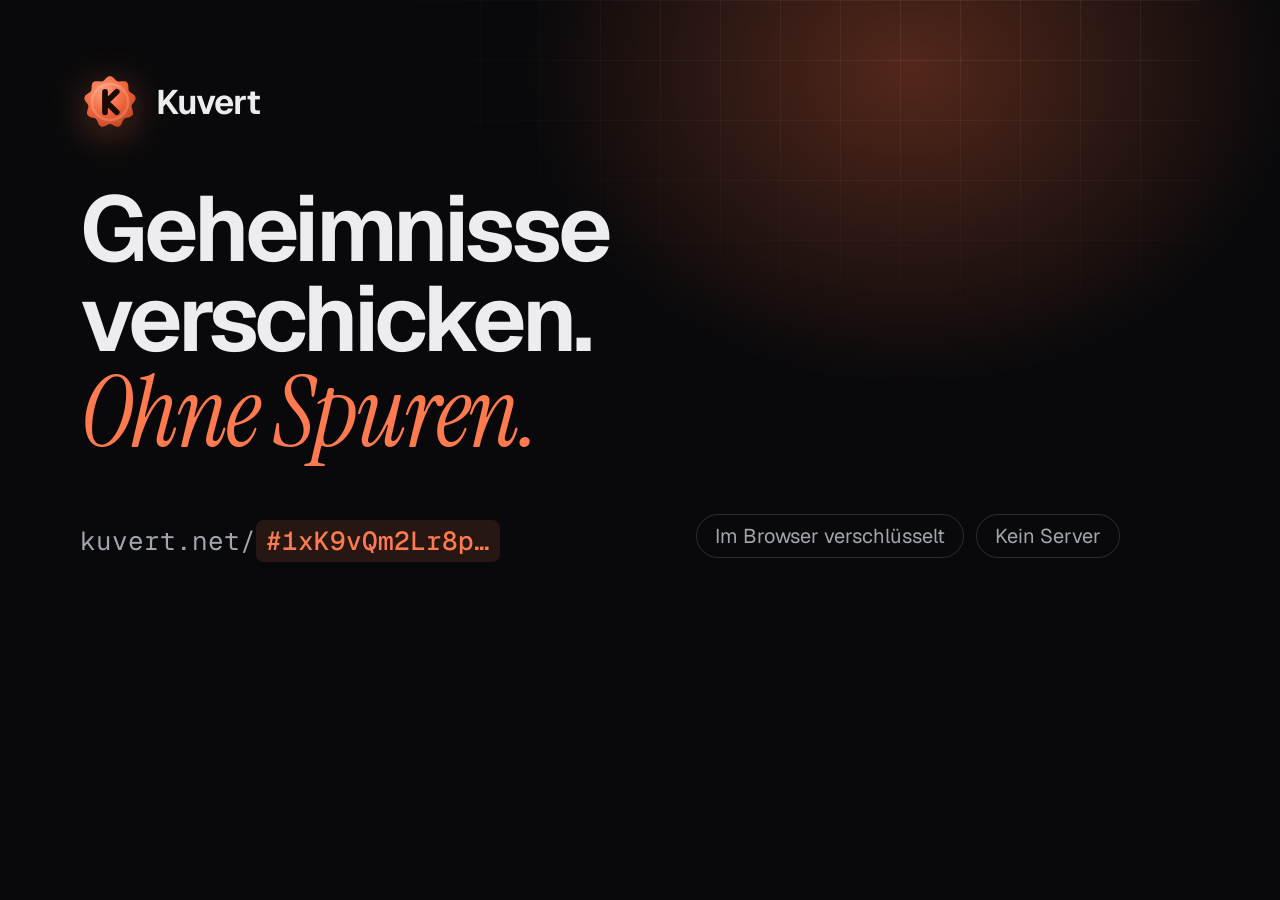
<file: docs/og-template.html>
<!DOCTYPE html>
<!-- Vorlage für og-image.png (1200×630). Neu erzeugen: node docs/make-og.cjs -->
<html lang="de"><head><meta charset="utf-8">
<link rel="stylesheet" href="../fonts.css">
<style>
  *{margin:0;padding:0;box-sizing:border-box}
  body{width:1200px;height:630px;background:#09090b;color:#ededef;font-family:Geist,sans-serif;position:relative;overflow:hidden}
  .glow{position:absolute;top:-380px;right:-260px;width:1100px;height:900px;background:radial-gradient(closest-side,rgba(255,110,64,.30),transparent 70%)}
  .grid{position:absolute;inset:0;background-image:linear-gradient(rgba(255,255,255,.06) 1px,transparent 1px),linear-gradient(90deg,rgba(255,255,255,.06) 1px,transparent 1px);
    background-size:60px 60px;-webkit-mask-image:radial-gradient(ellipse 80% 80% at 80% 0%,#000 10%,transparent 70%)}
  .in{position:absolute;inset:0;padding:72px 80px;display:flex;flex-direction:column;justify-content:space-between}
  .logo{display:flex;align-items:center;gap:16px;font-weight:650;font-size:34px;letter-spacing:-.02em}
  .mark{width:60px;height:60px;display:block;filter:drop-shadow(0 8px 20px rgba(255,122,79,.35))}
  .mark svg{width:60px;height:60px}
  h1{font-size:92px;line-height:.98;letter-spacing:-.045em;font-weight:640}
  h1 em{font-family:"Instrument Serif";font-style:italic;font-weight:400;color:#ff7a4f;font-size:1.08em;letter-spacing:-.02em}
  .row{display:flex;justify-content:space-between;align-items:flex-end}
  .url{font-family:"Geist Mono";font-size:26px;color:#a2a6ae}
  .url b{color:#ff7a4f;font-weight:500;background:rgba(255,122,79,.12);border-radius:8px;padding:4px 10px}
  .chips{display:flex;gap:12px}
  .chip{font-size:20px;color:#a2a6ae;border:1px solid rgba(255,255,255,.14);border-radius:999px;padding:8px 18px}
</style></head><body>
<div class="glow"></div><div class="grid"></div>
<div class="in">
  <div class="logo"><span class="mark"><svg width="56" height="56" xmlns="http://www.w3.org/2000/svg" viewBox="0 0 24 24">
<defs><radialGradient id="kuvert-wax" cx=".38" cy=".32" r=".8"><stop offset="0" stop-color="#ffa07c"/><stop offset=".55" stop-color="#f0633a"/><stop offset="1" stop-color="#b8401f"/></radialGradient></defs>
<path d="M12.00 1.60 L12.36 1.65 L12.71 1.78 L13.05 1.98 L13.37 2.25 L13.67 2.55 L13.94 2.85 L14.21 3.14 L14.47 3.39 L14.73 3.59 L15.01 3.73 L15.31 3.80 L15.64 3.82 L16.00 3.79 L16.39 3.74 L16.80 3.69 L17.22 3.65 L17.63 3.65 L18.02 3.71 L18.38 3.84 L18.68 4.03 L18.93 4.30 L19.12 4.63 L19.24 5.00 L19.32 5.41 L19.35 5.83 L19.37 6.24 L19.39 6.63 L19.42 6.99 L19.50 7.32 L19.62 7.60 L19.80 7.85 L20.05 8.08 L20.34 8.29 L20.67 8.50 L21.02 8.72 L21.37 8.96 L21.68 9.22 L21.94 9.52 L22.13 9.85 L22.24 10.19 L22.26 10.56 L22.19 10.93 L22.05 11.30 L21.84 11.66 L21.60 12.00 L21.35 12.33 L21.11 12.64 L20.90 12.94 L20.75 13.23 L20.67 13.53 L20.65 13.84 L20.69 14.17 L20.78 14.52 L20.90 14.89 L21.02 15.28 L21.13 15.69 L21.20 16.10 L21.21 16.49 L21.15 16.86 L21.01 17.20 L20.79 17.49 L20.50 17.73 L20.15 17.92 L19.76 18.06 L19.35 18.17 L18.95 18.26 L18.57 18.34 L18.22 18.44 L17.91 18.57 L17.66 18.74 L17.44 18.97 L17.26 19.24 L17.11 19.57 L16.96 19.93 L16.80 20.31 L16.62 20.69 L16.41 21.05 L16.17 21.36 L15.88 21.61 L15.56 21.77 L15.20 21.85 L14.82 21.85 L14.44 21.77 L14.05 21.63 L13.67 21.45 L13.30 21.26 L12.95 21.08 L12.62 20.93 L12.31 20.83 L12.00 20.80 L11.69 20.83 L11.38 20.93 L11.05 21.08 L10.70 21.26 L10.33 21.45 L9.95 21.63 L9.56 21.77 L9.18 21.85 L8.80 21.85 L8.44 21.77 L8.12 21.61 L7.83 21.36 L7.59 21.05 L7.38 20.69 L7.20 20.31 L7.04 19.93 L6.89 19.57 L6.74 19.24 L6.56 18.97 L6.34 18.74 L6.09 18.57 L5.78 18.44 L5.43 18.34 L5.05 18.26 L4.65 18.17 L4.24 18.06 L3.85 17.92 L3.50 17.73 L3.21 17.49 L2.99 17.20 L2.85 16.86 L2.79 16.49 L2.80 16.10 L2.87 15.69 L2.98 15.28 L3.10 14.89 L3.22 14.52 L3.31 14.17 L3.35 13.84 L3.33 13.53 L3.25 13.23 L3.10 12.94 L2.89 12.64 L2.65 12.33 L2.40 12.00 L2.16 11.66 L1.95 11.30 L1.81 10.93 L1.74 10.56 L1.76 10.19 L1.87 9.85 L2.06 9.52 L2.32 9.22 L2.63 8.96 L2.98 8.72 L3.33 8.50 L3.66 8.29 L3.95 8.08 L4.20 7.85 L4.38 7.60 L4.50 7.32 L4.58 6.99 L4.61 6.63 L4.63 6.24 L4.65 5.83 L4.68 5.41 L4.76 5.00 L4.88 4.63 L5.07 4.30 L5.32 4.03 L5.62 3.84 L5.98 3.71 L6.37 3.65 L6.78 3.65 L7.20 3.69 L7.61 3.74 L8.00 3.79 L8.36 3.82 L8.69 3.80 L8.99 3.73 L9.27 3.59 L9.53 3.39 L9.79 3.14 L10.06 2.85 L10.33 2.55 L10.63 2.25 L10.95 1.98 L11.29 1.78 L11.64 1.65 L12.00 1.60Z" fill="url(#kuvert-wax)"/>
<path d="M12.00 4.80 L12.50 4.82 L13.00 4.87 L13.50 4.96 L13.98 5.08 L14.46 5.23 L14.93 5.42 L15.38 5.64 L15.82 5.89 L16.23 6.18 L16.63 6.48 L17.00 6.82 L17.35 7.18 L17.67 7.57 L17.97 7.97 L18.24 8.40 L18.47 8.84 L18.68 9.30 L18.85 9.78 L18.99 10.26 L19.09 10.75 L19.16 11.25 L19.20 11.75 L19.20 12.25 L19.16 12.75 L19.09 13.25 L18.99 13.74 L18.85 14.22 L18.68 14.70 L18.47 15.16 L18.24 15.60 L17.97 16.03 L17.67 16.43 L17.35 16.82 L17.00 17.18 L16.63 17.52 L16.23 17.82 L15.82 18.11 L15.38 18.36 L14.93 18.58 L14.46 18.77 L13.98 18.92 L13.50 19.04 L13.00 19.13 L12.50 19.18 L12.00 19.20 L11.50 19.18 L11.00 19.13 L10.50 19.04 L10.02 18.92 L9.54 18.77 L9.07 18.58 L8.62 18.36 L8.18 18.11 L7.77 17.82 L7.37 17.52 L7.00 17.18 L6.65 16.82 L6.33 16.43 L6.03 16.03 L5.76 15.60 L5.53 15.16 L5.32 14.70 L5.15 14.22 L5.01 13.74 L4.91 13.25 L4.84 12.75 L4.80 12.25 L4.80 11.75 L4.84 11.25 L4.91 10.75 L5.01 10.26 L5.15 9.78 L5.32 9.30 L5.53 8.84 L5.76 8.40 L6.03 7.97 L6.33 7.57 L6.65 7.18 L7.00 6.82 L7.37 6.48 L7.77 6.18 L8.18 5.89 L8.62 5.64 L9.07 5.42 L9.54 5.23 L10.02 5.08 L10.50 4.96 L11.00 4.87 L11.50 4.82 L12.00 4.80Z" fill="none" stroke="#ffffff" stroke-opacity=".18" stroke-width="1"/>
<path d="M10 7.9v8.2M14.7 7.9 10.5 12l4.2 4.1" fill="none" stroke="#1b0a04" stroke-width="2.3" stroke-linecap="round" stroke-linejoin="round"/>
</svg></span>Kuvert</div>
  <h1>Geheimnisse verschicken.<br><em>Ohne Spuren.</em></h1>
  <div class="row">
    <div class="url">kuvert.net/<b>#1xK9vQm2Lr8p…</b></div>
    <div class="chips"><span class="chip">Im Browser verschlüsselt</span><span class="chip">Kein Server</span></div>
  </div>
</div>
</body></html>
</file>
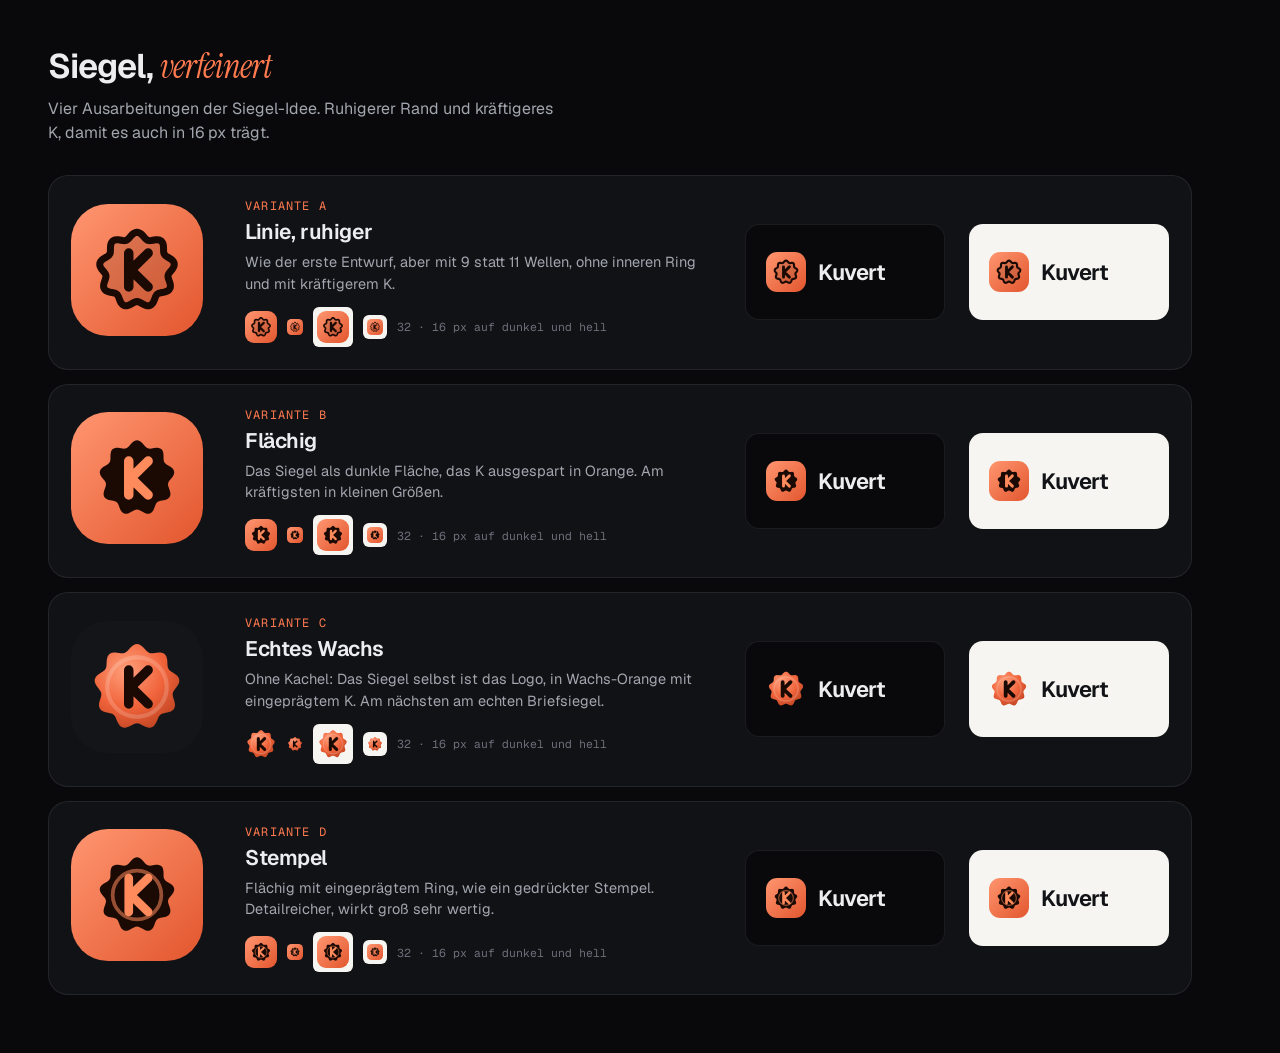
<file: docs/logo-vorschlaege/siegel.html>
<!DOCTYPE html><html lang="de"><head><meta charset="utf-8"><link rel="stylesheet" href="../../fonts.css">
<style>*{box-sizing:border-box;margin:0} body{background:#09090b;color:#ededef;font-family:Geist,sans-serif;padding:44px 48px;width:1240px}
h1{font-size:34px;letter-spacing:-.03em;font-weight:640} h1 em{font-family:"Instrument Serif";color:#ff7a4f;font-weight:400}
.lead{color:#a2a6ae;margin:8px 0 30px;font-size:16px}
.row{display:grid;grid-template-columns:150px 1fr 200px 200px;gap:24px;align-items:center;padding:22px;border:1px solid rgba(255,255,255,.08);border-radius:20px;background:#111216;margin-bottom:14px}
.num{font-family:"Geist Mono";font-size:12px;color:#ff7a4f;letter-spacing:.1em} h2{font-size:21px;font-weight:620;margin:4px 0 6px;letter-spacing:-.02em} p{color:#a2a6ae;font-size:14.5px;line-height:1.5;max-width:46ch}
.tiny{display:flex;align-items:center;gap:10px;margin-top:12px} .tiny em{font-style:normal;font-family:"Geist Mono";font-size:11.5px;color:#6c707a}
.tl{background:#f6f5f2;padding:4px;border-radius:6px;line-height:0} .tb{line-height:0}
.lock{display:flex;align-items:center;gap:12px;height:96px;border-radius:14px;padding:0 20px} .lock b{font-size:22px;font-weight:650;letter-spacing:-.02em}
.dark{background:#09090b;border:1px solid rgba(255,255,255,.08)} .light{background:#f6f5f2;color:#121316}</style></head><body>
<h1>Siegel, <em>verfeinert</em></h1><p class="lead">Vier Ausarbeitungen der Siegel-Idee. Ruhigerer Rand und kräftigeres K, damit es auch in 16 px trägt.</p><section class="row"><div class="big"><svg width="132" height="132" viewBox="0 0 32 32"><defs><linearGradient id="g132" x1="0" y1="0" x2="1" y2="1"><stop offset="0" stop-color="#ff9670"/><stop offset="1" stop-color="#e2562e"/></linearGradient><radialGradient id="wax" cx=".38" cy=".32" r=".8"><stop offset="0" stop-color="#ffa07c"/><stop offset=".55" stop-color="#f0633a"/><stop offset="1" stop-color="#b8401f"/></radialGradient></defs><rect width="32" height="32" rx="9" fill="url(#g132)"/><g transform="translate(4 4)"><path d="M12.00 2.85 L12.32 2.89 L12.63 3.02 L12.92 3.21 L13.20 3.45 L13.46 3.73 L13.70 4.01 L13.93 4.28 L14.15 4.51 L14.38 4.69 L14.62 4.81 L14.88 4.87 L15.17 4.88 L15.49 4.85 L15.83 4.79 L16.20 4.73 L16.57 4.68 L16.94 4.67 L17.29 4.71 L17.61 4.82 L17.88 4.99 L18.10 5.23 L18.26 5.52 L18.36 5.86 L18.41 6.22 L18.43 6.60 L18.44 6.97 L18.44 7.32 L18.46 7.64 L18.52 7.93 L18.63 8.18 L18.79 8.39 L19.00 8.58 L19.27 8.76 L19.57 8.94 L19.89 9.13 L20.21 9.33 L20.50 9.56 L20.74 9.82 L20.91 10.11 L21.01 10.41 L21.02 10.73 L20.96 11.06 L20.82 11.38 L20.63 11.70 L20.40 12.00 L20.16 12.29 L19.94 12.56 L19.75 12.81 L19.61 13.07 L19.53 13.33 L19.52 13.60 L19.56 13.89 L19.65 14.19 L19.77 14.52 L19.89 14.87 L20.00 15.23 L20.08 15.60 L20.10 15.95 L20.05 16.28 L19.92 16.57 L19.73 16.83 L19.47 17.04 L19.15 17.20 L18.80 17.31 L18.43 17.40 L18.07 17.47 L17.73 17.53 L17.41 17.61 L17.14 17.71 L16.92 17.86 L16.73 18.06 L16.58 18.30 L16.45 18.60 L16.33 18.93 L16.20 19.27 L16.05 19.62 L15.88 19.95 L15.66 20.23 L15.41 20.45 L15.13 20.60 L14.82 20.67 L14.48 20.66 L14.14 20.58 L13.79 20.44 L13.46 20.27 L13.14 20.09 L12.83 19.92 L12.54 19.77 L12.27 19.68 L12.00 19.65 L11.73 19.68 L11.46 19.77 L11.17 19.92 L10.86 20.09 L10.54 20.27 L10.21 20.44 L9.86 20.58 L9.52 20.66 L9.18 20.67 L8.87 20.60 L8.59 20.45 L8.34 20.23 L8.12 19.95 L7.95 19.62 L7.80 19.27 L7.67 18.93 L7.55 18.60 L7.42 18.30 L7.27 18.06 L7.08 17.86 L6.86 17.71 L6.59 17.61 L6.27 17.53 L5.93 17.47 L5.57 17.40 L5.20 17.31 L4.85 17.20 L4.53 17.04 L4.27 16.83 L4.08 16.58 L3.95 16.28 L3.90 15.95 L3.92 15.60 L4.00 15.23 L4.11 14.87 L4.23 14.52 L4.35 14.19 L4.44 13.89 L4.48 13.60 L4.47 13.33 L4.39 13.07 L4.25 12.81 L4.06 12.56 L3.84 12.29 L3.60 12.00 L3.37 11.70 L3.18 11.38 L3.04 11.06 L2.98 10.73 L2.99 10.41 L3.09 10.11 L3.26 9.82 L3.50 9.56 L3.79 9.33 L4.11 9.13 L4.43 8.94 L4.73 8.76 L5.00 8.58 L5.21 8.39 L5.37 8.17 L5.48 7.93 L5.54 7.64 L5.56 7.32 L5.56 6.97 L5.57 6.60 L5.59 6.22 L5.64 5.86 L5.74 5.52 L5.90 5.23 L6.12 4.99 L6.39 4.82 L6.71 4.71 L7.06 4.67 L7.43 4.68 L7.80 4.73 L8.17 4.79 L8.51 4.85 L8.83 4.88 L9.12 4.87 L9.38 4.81 L9.62 4.69 L9.85 4.51 L10.07 4.28 L10.30 4.01 L10.54 3.73 L10.80 3.45 L11.08 3.21 L11.37 3.02 L11.68 2.89 L12.00 2.85Z" fill="#1b0a04" opacity=".12"/><g fill="none" stroke="#1b0a04" stroke-linecap="round" stroke-linejoin="round"><path d="M12.00 2.85 L12.32 2.89 L12.63 3.02 L12.92 3.21 L13.20 3.45 L13.46 3.73 L13.70 4.01 L13.93 4.28 L14.15 4.51 L14.38 4.69 L14.62 4.81 L14.88 4.87 L15.17 4.88 L15.49 4.85 L15.83 4.79 L16.20 4.73 L16.57 4.68 L16.94 4.67 L17.29 4.71 L17.61 4.82 L17.88 4.99 L18.10 5.23 L18.26 5.52 L18.36 5.86 L18.41 6.22 L18.43 6.60 L18.44 6.97 L18.44 7.32 L18.46 7.64 L18.52 7.93 L18.63 8.18 L18.79 8.39 L19.00 8.58 L19.27 8.76 L19.57 8.94 L19.89 9.13 L20.21 9.33 L20.50 9.56 L20.74 9.82 L20.91 10.11 L21.01 10.41 L21.02 10.73 L20.96 11.06 L20.82 11.38 L20.63 11.70 L20.40 12.00 L20.16 12.29 L19.94 12.56 L19.75 12.81 L19.61 13.07 L19.53 13.33 L19.52 13.60 L19.56 13.89 L19.65 14.19 L19.77 14.52 L19.89 14.87 L20.00 15.23 L20.08 15.60 L20.10 15.95 L20.05 16.28 L19.92 16.57 L19.73 16.83 L19.47 17.04 L19.15 17.20 L18.80 17.31 L18.43 17.40 L18.07 17.47 L17.73 17.53 L17.41 17.61 L17.14 17.71 L16.92 17.86 L16.73 18.06 L16.58 18.30 L16.45 18.60 L16.33 18.93 L16.20 19.27 L16.05 19.62 L15.88 19.95 L15.66 20.23 L15.41 20.45 L15.13 20.60 L14.82 20.67 L14.48 20.66 L14.14 20.58 L13.79 20.44 L13.46 20.27 L13.14 20.09 L12.83 19.92 L12.54 19.77 L12.27 19.68 L12.00 19.65 L11.73 19.68 L11.46 19.77 L11.17 19.92 L10.86 20.09 L10.54 20.27 L10.21 20.44 L9.86 20.58 L9.52 20.66 L9.18 20.67 L8.87 20.60 L8.59 20.45 L8.34 20.23 L8.12 19.95 L7.95 19.62 L7.80 19.27 L7.67 18.93 L7.55 18.60 L7.42 18.30 L7.27 18.06 L7.08 17.86 L6.86 17.71 L6.59 17.61 L6.27 17.53 L5.93 17.47 L5.57 17.40 L5.20 17.31 L4.85 17.20 L4.53 17.04 L4.27 16.83 L4.08 16.58 L3.95 16.28 L3.90 15.95 L3.92 15.60 L4.00 15.23 L4.11 14.87 L4.23 14.52 L4.35 14.19 L4.44 13.89 L4.48 13.60 L4.47 13.33 L4.39 13.07 L4.25 12.81 L4.06 12.56 L3.84 12.29 L3.60 12.00 L3.37 11.70 L3.18 11.38 L3.04 11.06 L2.98 10.73 L2.99 10.41 L3.09 10.11 L3.26 9.82 L3.50 9.56 L3.79 9.33 L4.11 9.13 L4.43 8.94 L4.73 8.76 L5.00 8.58 L5.21 8.39 L5.37 8.17 L5.48 7.93 L5.54 7.64 L5.56 7.32 L5.56 6.97 L5.57 6.60 L5.59 6.22 L5.64 5.86 L5.74 5.52 L5.90 5.23 L6.12 4.99 L6.39 4.82 L6.71 4.71 L7.06 4.67 L7.43 4.68 L7.80 4.73 L8.17 4.79 L8.51 4.85 L8.83 4.88 L9.12 4.87 L9.38 4.81 L9.62 4.69 L9.85 4.51 L10.07 4.28 L10.30 4.01 L10.54 3.73 L10.80 3.45 L11.08 3.21 L11.37 3.02 L11.68 2.89 L12.00 2.85Z" stroke-width="1.7"/><path d="M10 7.9v8.2M14.7 7.9 10.5 12l4.2 4.1" stroke-width="2.3"/></g></g></svg></div>
<div class="info"><div class="num">VARIANTE A</div><h2>Linie, ruhiger</h2><p>Wie der erste Entwurf, aber mit 9 statt 11 Wellen, ohne inneren Ring und mit kräftigerem K.</p>
<div class="tiny"><span class="tb"><svg width="32" height="32" viewBox="0 0 32 32"><defs><linearGradient id="g32" x1="0" y1="0" x2="1" y2="1"><stop offset="0" stop-color="#ff9670"/><stop offset="1" stop-color="#e2562e"/></linearGradient><radialGradient id="wax" cx=".38" cy=".32" r=".8"><stop offset="0" stop-color="#ffa07c"/><stop offset=".55" stop-color="#f0633a"/><stop offset="1" stop-color="#b8401f"/></radialGradient></defs><rect width="32" height="32" rx="9" fill="url(#g32)"/><g transform="translate(4 4)"><path d="M12.00 2.85 L12.32 2.89 L12.63 3.02 L12.92 3.21 L13.20 3.45 L13.46 3.73 L13.70 4.01 L13.93 4.28 L14.15 4.51 L14.38 4.69 L14.62 4.81 L14.88 4.87 L15.17 4.88 L15.49 4.85 L15.83 4.79 L16.20 4.73 L16.57 4.68 L16.94 4.67 L17.29 4.71 L17.61 4.82 L17.88 4.99 L18.10 5.23 L18.26 5.52 L18.36 5.86 L18.41 6.22 L18.43 6.60 L18.44 6.97 L18.44 7.32 L18.46 7.64 L18.52 7.93 L18.63 8.18 L18.79 8.39 L19.00 8.58 L19.27 8.76 L19.57 8.94 L19.89 9.13 L20.21 9.33 L20.50 9.56 L20.74 9.82 L20.91 10.11 L21.01 10.41 L21.02 10.73 L20.96 11.06 L20.82 11.38 L20.63 11.70 L20.40 12.00 L20.16 12.29 L19.94 12.56 L19.75 12.81 L19.61 13.07 L19.53 13.33 L19.52 13.60 L19.56 13.89 L19.65 14.19 L19.77 14.52 L19.89 14.87 L20.00 15.23 L20.08 15.60 L20.10 15.95 L20.05 16.28 L19.92 16.57 L19.73 16.83 L19.47 17.04 L19.15 17.20 L18.80 17.31 L18.43 17.40 L18.07 17.47 L17.73 17.53 L17.41 17.61 L17.14 17.71 L16.92 17.86 L16.73 18.06 L16.58 18.30 L16.45 18.60 L16.33 18.93 L16.20 19.27 L16.05 19.62 L15.88 19.95 L15.66 20.23 L15.41 20.45 L15.13 20.60 L14.82 20.67 L14.48 20.66 L14.14 20.58 L13.79 20.44 L13.46 20.27 L13.14 20.09 L12.83 19.92 L12.54 19.77 L12.27 19.68 L12.00 19.65 L11.73 19.68 L11.46 19.77 L11.17 19.92 L10.86 20.09 L10.54 20.27 L10.21 20.44 L9.86 20.58 L9.52 20.66 L9.18 20.67 L8.87 20.60 L8.59 20.45 L8.34 20.23 L8.12 19.95 L7.95 19.62 L7.80 19.27 L7.67 18.93 L7.55 18.60 L7.42 18.30 L7.27 18.06 L7.08 17.86 L6.86 17.71 L6.59 17.61 L6.27 17.53 L5.93 17.47 L5.57 17.40 L5.20 17.31 L4.85 17.20 L4.53 17.04 L4.27 16.83 L4.08 16.58 L3.95 16.28 L3.90 15.95 L3.92 15.60 L4.00 15.23 L4.11 14.87 L4.23 14.52 L4.35 14.19 L4.44 13.89 L4.48 13.60 L4.47 13.33 L4.39 13.07 L4.25 12.81 L4.06 12.56 L3.84 12.29 L3.60 12.00 L3.37 11.70 L3.18 11.38 L3.04 11.06 L2.98 10.73 L2.99 10.41 L3.09 10.11 L3.26 9.82 L3.50 9.56 L3.79 9.33 L4.11 9.13 L4.43 8.94 L4.73 8.76 L5.00 8.58 L5.21 8.39 L5.37 8.17 L5.48 7.93 L5.54 7.64 L5.56 7.32 L5.56 6.97 L5.57 6.60 L5.59 6.22 L5.64 5.86 L5.74 5.52 L5.90 5.23 L6.12 4.99 L6.39 4.82 L6.71 4.71 L7.06 4.67 L7.43 4.68 L7.80 4.73 L8.17 4.79 L8.51 4.85 L8.83 4.88 L9.12 4.87 L9.38 4.81 L9.62 4.69 L9.85 4.51 L10.07 4.28 L10.30 4.01 L10.54 3.73 L10.80 3.45 L11.08 3.21 L11.37 3.02 L11.68 2.89 L12.00 2.85Z" fill="#1b0a04" opacity=".12"/><g fill="none" stroke="#1b0a04" stroke-linecap="round" stroke-linejoin="round"><path d="M12.00 2.85 L12.32 2.89 L12.63 3.02 L12.92 3.21 L13.20 3.45 L13.46 3.73 L13.70 4.01 L13.93 4.28 L14.15 4.51 L14.38 4.69 L14.62 4.81 L14.88 4.87 L15.17 4.88 L15.49 4.85 L15.83 4.79 L16.20 4.73 L16.57 4.68 L16.94 4.67 L17.29 4.71 L17.61 4.82 L17.88 4.99 L18.10 5.23 L18.26 5.52 L18.36 5.86 L18.41 6.22 L18.43 6.60 L18.44 6.97 L18.44 7.32 L18.46 7.64 L18.52 7.93 L18.63 8.18 L18.79 8.39 L19.00 8.58 L19.27 8.76 L19.57 8.94 L19.89 9.13 L20.21 9.33 L20.50 9.56 L20.74 9.82 L20.91 10.11 L21.01 10.41 L21.02 10.73 L20.96 11.06 L20.82 11.38 L20.63 11.70 L20.40 12.00 L20.16 12.29 L19.94 12.56 L19.75 12.81 L19.61 13.07 L19.53 13.33 L19.52 13.60 L19.56 13.89 L19.65 14.19 L19.77 14.52 L19.89 14.87 L20.00 15.23 L20.08 15.60 L20.10 15.95 L20.05 16.28 L19.92 16.57 L19.73 16.83 L19.47 17.04 L19.15 17.20 L18.80 17.31 L18.43 17.40 L18.07 17.47 L17.73 17.53 L17.41 17.61 L17.14 17.71 L16.92 17.86 L16.73 18.06 L16.58 18.30 L16.45 18.60 L16.33 18.93 L16.20 19.27 L16.05 19.62 L15.88 19.95 L15.66 20.23 L15.41 20.45 L15.13 20.60 L14.82 20.67 L14.48 20.66 L14.14 20.58 L13.79 20.44 L13.46 20.27 L13.14 20.09 L12.83 19.92 L12.54 19.77 L12.27 19.68 L12.00 19.65 L11.73 19.68 L11.46 19.77 L11.17 19.92 L10.86 20.09 L10.54 20.27 L10.21 20.44 L9.86 20.58 L9.52 20.66 L9.18 20.67 L8.87 20.60 L8.59 20.45 L8.34 20.23 L8.12 19.95 L7.95 19.62 L7.80 19.27 L7.67 18.93 L7.55 18.60 L7.42 18.30 L7.27 18.06 L7.08 17.86 L6.86 17.71 L6.59 17.61 L6.27 17.53 L5.93 17.47 L5.57 17.40 L5.20 17.31 L4.85 17.20 L4.53 17.04 L4.27 16.83 L4.08 16.58 L3.95 16.28 L3.90 15.95 L3.92 15.60 L4.00 15.23 L4.11 14.87 L4.23 14.52 L4.35 14.19 L4.44 13.89 L4.48 13.60 L4.47 13.33 L4.39 13.07 L4.25 12.81 L4.06 12.56 L3.84 12.29 L3.60 12.00 L3.37 11.70 L3.18 11.38 L3.04 11.06 L2.98 10.73 L2.99 10.41 L3.09 10.11 L3.26 9.82 L3.50 9.56 L3.79 9.33 L4.11 9.13 L4.43 8.94 L4.73 8.76 L5.00 8.58 L5.21 8.39 L5.37 8.17 L5.48 7.93 L5.54 7.64 L5.56 7.32 L5.56 6.97 L5.57 6.60 L5.59 6.22 L5.64 5.86 L5.74 5.52 L5.90 5.23 L6.12 4.99 L6.39 4.82 L6.71 4.71 L7.06 4.67 L7.43 4.68 L7.80 4.73 L8.17 4.79 L8.51 4.85 L8.83 4.88 L9.12 4.87 L9.38 4.81 L9.62 4.69 L9.85 4.51 L10.07 4.28 L10.30 4.01 L10.54 3.73 L10.80 3.45 L11.08 3.21 L11.37 3.02 L11.68 2.89 L12.00 2.85Z" stroke-width="1.7"/><path d="M10 7.9v8.2M14.7 7.9 10.5 12l4.2 4.1" stroke-width="2.3"/></g></g></svg></span><span class="tb"><svg width="16" height="16" viewBox="0 0 32 32"><defs><linearGradient id="g16" x1="0" y1="0" x2="1" y2="1"><stop offset="0" stop-color="#ff9670"/><stop offset="1" stop-color="#e2562e"/></linearGradient><radialGradient id="wax" cx=".38" cy=".32" r=".8"><stop offset="0" stop-color="#ffa07c"/><stop offset=".55" stop-color="#f0633a"/><stop offset="1" stop-color="#b8401f"/></radialGradient></defs><rect width="32" height="32" rx="9" fill="url(#g16)"/><g transform="translate(4 4)"><path d="M12.00 2.85 L12.32 2.89 L12.63 3.02 L12.92 3.21 L13.20 3.45 L13.46 3.73 L13.70 4.01 L13.93 4.28 L14.15 4.51 L14.38 4.69 L14.62 4.81 L14.88 4.87 L15.17 4.88 L15.49 4.85 L15.83 4.79 L16.20 4.73 L16.57 4.68 L16.94 4.67 L17.29 4.71 L17.61 4.82 L17.88 4.99 L18.10 5.23 L18.26 5.52 L18.36 5.86 L18.41 6.22 L18.43 6.60 L18.44 6.97 L18.44 7.32 L18.46 7.64 L18.52 7.93 L18.63 8.18 L18.79 8.39 L19.00 8.58 L19.27 8.76 L19.57 8.94 L19.89 9.13 L20.21 9.33 L20.50 9.56 L20.74 9.82 L20.91 10.11 L21.01 10.41 L21.02 10.73 L20.96 11.06 L20.82 11.38 L20.63 11.70 L20.40 12.00 L20.16 12.29 L19.94 12.56 L19.75 12.81 L19.61 13.07 L19.53 13.33 L19.52 13.60 L19.56 13.89 L19.65 14.19 L19.77 14.52 L19.89 14.87 L20.00 15.23 L20.08 15.60 L20.10 15.95 L20.05 16.28 L19.92 16.57 L19.73 16.83 L19.47 17.04 L19.15 17.20 L18.80 17.31 L18.43 17.40 L18.07 17.47 L17.73 17.53 L17.41 17.61 L17.14 17.71 L16.92 17.86 L16.73 18.06 L16.58 18.30 L16.45 18.60 L16.33 18.93 L16.20 19.27 L16.05 19.62 L15.88 19.95 L15.66 20.23 L15.41 20.45 L15.13 20.60 L14.82 20.67 L14.48 20.66 L14.14 20.58 L13.79 20.44 L13.46 20.27 L13.14 20.09 L12.83 19.92 L12.54 19.77 L12.27 19.68 L12.00 19.65 L11.73 19.68 L11.46 19.77 L11.17 19.92 L10.86 20.09 L10.54 20.27 L10.21 20.44 L9.86 20.58 L9.52 20.66 L9.18 20.67 L8.87 20.60 L8.59 20.45 L8.34 20.23 L8.12 19.95 L7.95 19.62 L7.80 19.27 L7.67 18.93 L7.55 18.60 L7.42 18.30 L7.27 18.06 L7.08 17.86 L6.86 17.71 L6.59 17.61 L6.27 17.53 L5.93 17.47 L5.57 17.40 L5.20 17.31 L4.85 17.20 L4.53 17.04 L4.27 16.83 L4.08 16.58 L3.95 16.28 L3.90 15.95 L3.92 15.60 L4.00 15.23 L4.11 14.87 L4.23 14.52 L4.35 14.19 L4.44 13.89 L4.48 13.60 L4.47 13.33 L4.39 13.07 L4.25 12.81 L4.06 12.56 L3.84 12.29 L3.60 12.00 L3.37 11.70 L3.18 11.38 L3.04 11.06 L2.98 10.73 L2.99 10.41 L3.09 10.11 L3.26 9.82 L3.50 9.56 L3.79 9.33 L4.11 9.13 L4.43 8.94 L4.73 8.76 L5.00 8.58 L5.21 8.39 L5.37 8.17 L5.48 7.93 L5.54 7.64 L5.56 7.32 L5.56 6.97 L5.57 6.60 L5.59 6.22 L5.64 5.86 L5.74 5.52 L5.90 5.23 L6.12 4.99 L6.39 4.82 L6.71 4.71 L7.06 4.67 L7.43 4.68 L7.80 4.73 L8.17 4.79 L8.51 4.85 L8.83 4.88 L9.12 4.87 L9.38 4.81 L9.62 4.69 L9.85 4.51 L10.07 4.28 L10.30 4.01 L10.54 3.73 L10.80 3.45 L11.08 3.21 L11.37 3.02 L11.68 2.89 L12.00 2.85Z" fill="#1b0a04" opacity=".12"/><g fill="none" stroke="#1b0a04" stroke-linecap="round" stroke-linejoin="round"><path d="M12.00 2.85 L12.32 2.89 L12.63 3.02 L12.92 3.21 L13.20 3.45 L13.46 3.73 L13.70 4.01 L13.93 4.28 L14.15 4.51 L14.38 4.69 L14.62 4.81 L14.88 4.87 L15.17 4.88 L15.49 4.85 L15.83 4.79 L16.20 4.73 L16.57 4.68 L16.94 4.67 L17.29 4.71 L17.61 4.82 L17.88 4.99 L18.10 5.23 L18.26 5.52 L18.36 5.86 L18.41 6.22 L18.43 6.60 L18.44 6.97 L18.44 7.32 L18.46 7.64 L18.52 7.93 L18.63 8.18 L18.79 8.39 L19.00 8.58 L19.27 8.76 L19.57 8.94 L19.89 9.13 L20.21 9.33 L20.50 9.56 L20.74 9.82 L20.91 10.11 L21.01 10.41 L21.02 10.73 L20.96 11.06 L20.82 11.38 L20.63 11.70 L20.40 12.00 L20.16 12.29 L19.94 12.56 L19.75 12.81 L19.61 13.07 L19.53 13.33 L19.52 13.60 L19.56 13.89 L19.65 14.19 L19.77 14.52 L19.89 14.87 L20.00 15.23 L20.08 15.60 L20.10 15.95 L20.05 16.28 L19.92 16.57 L19.73 16.83 L19.47 17.04 L19.15 17.20 L18.80 17.31 L18.43 17.40 L18.07 17.47 L17.73 17.53 L17.41 17.61 L17.14 17.71 L16.92 17.86 L16.73 18.06 L16.58 18.30 L16.45 18.60 L16.33 18.93 L16.20 19.27 L16.05 19.62 L15.88 19.95 L15.66 20.23 L15.41 20.45 L15.13 20.60 L14.82 20.67 L14.48 20.66 L14.14 20.58 L13.79 20.44 L13.46 20.27 L13.14 20.09 L12.83 19.92 L12.54 19.77 L12.27 19.68 L12.00 19.65 L11.73 19.68 L11.46 19.77 L11.17 19.92 L10.86 20.09 L10.54 20.27 L10.21 20.44 L9.86 20.58 L9.52 20.66 L9.18 20.67 L8.87 20.60 L8.59 20.45 L8.34 20.23 L8.12 19.95 L7.95 19.62 L7.80 19.27 L7.67 18.93 L7.55 18.60 L7.42 18.30 L7.27 18.06 L7.08 17.86 L6.86 17.71 L6.59 17.61 L6.27 17.53 L5.93 17.47 L5.57 17.40 L5.20 17.31 L4.85 17.20 L4.53 17.04 L4.27 16.83 L4.08 16.58 L3.95 16.28 L3.90 15.95 L3.92 15.60 L4.00 15.23 L4.11 14.87 L4.23 14.52 L4.35 14.19 L4.44 13.89 L4.48 13.60 L4.47 13.33 L4.39 13.07 L4.25 12.81 L4.06 12.56 L3.84 12.29 L3.60 12.00 L3.37 11.70 L3.18 11.38 L3.04 11.06 L2.98 10.73 L2.99 10.41 L3.09 10.11 L3.26 9.82 L3.50 9.56 L3.79 9.33 L4.11 9.13 L4.43 8.94 L4.73 8.76 L5.00 8.58 L5.21 8.39 L5.37 8.17 L5.48 7.93 L5.54 7.64 L5.56 7.32 L5.56 6.97 L5.57 6.60 L5.59 6.22 L5.64 5.86 L5.74 5.52 L5.90 5.23 L6.12 4.99 L6.39 4.82 L6.71 4.71 L7.06 4.67 L7.43 4.68 L7.80 4.73 L8.17 4.79 L8.51 4.85 L8.83 4.88 L9.12 4.87 L9.38 4.81 L9.62 4.69 L9.85 4.51 L10.07 4.28 L10.30 4.01 L10.54 3.73 L10.80 3.45 L11.08 3.21 L11.37 3.02 L11.68 2.89 L12.00 2.85Z" stroke-width="1.7"/><path d="M10 7.9v8.2M14.7 7.9 10.5 12l4.2 4.1" stroke-width="2.3"/></g></g></svg></span><span class="tl"><svg width="32" height="32" viewBox="0 0 32 32"><defs><linearGradient id="g32" x1="0" y1="0" x2="1" y2="1"><stop offset="0" stop-color="#ff9670"/><stop offset="1" stop-color="#e2562e"/></linearGradient><radialGradient id="wax" cx=".38" cy=".32" r=".8"><stop offset="0" stop-color="#ffa07c"/><stop offset=".55" stop-color="#f0633a"/><stop offset="1" stop-color="#b8401f"/></radialGradient></defs><rect width="32" height="32" rx="9" fill="url(#g32)"/><g transform="translate(4 4)"><path d="M12.00 2.85 L12.32 2.89 L12.63 3.02 L12.92 3.21 L13.20 3.45 L13.46 3.73 L13.70 4.01 L13.93 4.28 L14.15 4.51 L14.38 4.69 L14.62 4.81 L14.88 4.87 L15.17 4.88 L15.49 4.85 L15.83 4.79 L16.20 4.73 L16.57 4.68 L16.94 4.67 L17.29 4.71 L17.61 4.82 L17.88 4.99 L18.10 5.23 L18.26 5.52 L18.36 5.86 L18.41 6.22 L18.43 6.60 L18.44 6.97 L18.44 7.32 L18.46 7.64 L18.52 7.93 L18.63 8.18 L18.79 8.39 L19.00 8.58 L19.27 8.76 L19.57 8.94 L19.89 9.13 L20.21 9.33 L20.50 9.56 L20.74 9.82 L20.91 10.11 L21.01 10.41 L21.02 10.73 L20.96 11.06 L20.82 11.38 L20.63 11.70 L20.40 12.00 L20.16 12.29 L19.94 12.56 L19.75 12.81 L19.61 13.07 L19.53 13.33 L19.52 13.60 L19.56 13.89 L19.65 14.19 L19.77 14.52 L19.89 14.87 L20.00 15.23 L20.08 15.60 L20.10 15.95 L20.05 16.28 L19.92 16.57 L19.73 16.83 L19.47 17.04 L19.15 17.20 L18.80 17.31 L18.43 17.40 L18.07 17.47 L17.73 17.53 L17.41 17.61 L17.14 17.71 L16.92 17.86 L16.73 18.06 L16.58 18.30 L16.45 18.60 L16.33 18.93 L16.20 19.27 L16.05 19.62 L15.88 19.95 L15.66 20.23 L15.41 20.45 L15.13 20.60 L14.82 20.67 L14.48 20.66 L14.14 20.58 L13.79 20.44 L13.46 20.27 L13.14 20.09 L12.83 19.92 L12.54 19.77 L12.27 19.68 L12.00 19.65 L11.73 19.68 L11.46 19.77 L11.17 19.92 L10.86 20.09 L10.54 20.27 L10.21 20.44 L9.86 20.58 L9.52 20.66 L9.18 20.67 L8.87 20.60 L8.59 20.45 L8.34 20.23 L8.12 19.95 L7.95 19.62 L7.80 19.27 L7.67 18.93 L7.55 18.60 L7.42 18.30 L7.27 18.06 L7.08 17.86 L6.86 17.71 L6.59 17.61 L6.27 17.53 L5.93 17.47 L5.57 17.40 L5.20 17.31 L4.85 17.20 L4.53 17.04 L4.27 16.83 L4.08 16.58 L3.95 16.28 L3.90 15.95 L3.92 15.60 L4.00 15.23 L4.11 14.87 L4.23 14.52 L4.35 14.19 L4.44 13.89 L4.48 13.60 L4.47 13.33 L4.39 13.07 L4.25 12.81 L4.06 12.56 L3.84 12.29 L3.60 12.00 L3.37 11.70 L3.18 11.38 L3.04 11.06 L2.98 10.73 L2.99 10.41 L3.09 10.11 L3.26 9.82 L3.50 9.56 L3.79 9.33 L4.11 9.13 L4.43 8.94 L4.73 8.76 L5.00 8.58 L5.21 8.39 L5.37 8.17 L5.48 7.93 L5.54 7.64 L5.56 7.32 L5.56 6.97 L5.57 6.60 L5.59 6.22 L5.64 5.86 L5.74 5.52 L5.90 5.23 L6.12 4.99 L6.39 4.82 L6.71 4.71 L7.06 4.67 L7.43 4.68 L7.80 4.73 L8.17 4.79 L8.51 4.85 L8.83 4.88 L9.12 4.87 L9.38 4.81 L9.62 4.69 L9.85 4.51 L10.07 4.28 L10.30 4.01 L10.54 3.73 L10.80 3.45 L11.08 3.21 L11.37 3.02 L11.68 2.89 L12.00 2.85Z" fill="#1b0a04" opacity=".12"/><g fill="none" stroke="#1b0a04" stroke-linecap="round" stroke-linejoin="round"><path d="M12.00 2.85 L12.32 2.89 L12.63 3.02 L12.92 3.21 L13.20 3.45 L13.46 3.73 L13.70 4.01 L13.93 4.28 L14.15 4.51 L14.38 4.69 L14.62 4.81 L14.88 4.87 L15.17 4.88 L15.49 4.85 L15.83 4.79 L16.20 4.73 L16.57 4.68 L16.94 4.67 L17.29 4.71 L17.61 4.82 L17.88 4.99 L18.10 5.23 L18.26 5.52 L18.36 5.86 L18.41 6.22 L18.43 6.60 L18.44 6.97 L18.44 7.32 L18.46 7.64 L18.52 7.93 L18.63 8.18 L18.79 8.39 L19.00 8.58 L19.27 8.76 L19.57 8.94 L19.89 9.13 L20.21 9.33 L20.50 9.56 L20.74 9.82 L20.91 10.11 L21.01 10.41 L21.02 10.73 L20.96 11.06 L20.82 11.38 L20.63 11.70 L20.40 12.00 L20.16 12.29 L19.94 12.56 L19.75 12.81 L19.61 13.07 L19.53 13.33 L19.52 13.60 L19.56 13.89 L19.65 14.19 L19.77 14.52 L19.89 14.87 L20.00 15.23 L20.08 15.60 L20.10 15.95 L20.05 16.28 L19.92 16.57 L19.73 16.83 L19.47 17.04 L19.15 17.20 L18.80 17.31 L18.43 17.40 L18.07 17.47 L17.73 17.53 L17.41 17.61 L17.14 17.71 L16.92 17.86 L16.73 18.06 L16.58 18.30 L16.45 18.60 L16.33 18.93 L16.20 19.27 L16.05 19.62 L15.88 19.95 L15.66 20.23 L15.41 20.45 L15.13 20.60 L14.82 20.67 L14.48 20.66 L14.14 20.58 L13.79 20.44 L13.46 20.27 L13.14 20.09 L12.83 19.92 L12.54 19.77 L12.27 19.68 L12.00 19.65 L11.73 19.68 L11.46 19.77 L11.17 19.92 L10.86 20.09 L10.54 20.27 L10.21 20.44 L9.86 20.58 L9.52 20.66 L9.18 20.67 L8.87 20.60 L8.59 20.45 L8.34 20.23 L8.12 19.95 L7.95 19.62 L7.80 19.27 L7.67 18.93 L7.55 18.60 L7.42 18.30 L7.27 18.06 L7.08 17.86 L6.86 17.71 L6.59 17.61 L6.27 17.53 L5.93 17.47 L5.57 17.40 L5.20 17.31 L4.85 17.20 L4.53 17.04 L4.27 16.83 L4.08 16.58 L3.95 16.28 L3.90 15.95 L3.92 15.60 L4.00 15.23 L4.11 14.87 L4.23 14.52 L4.35 14.19 L4.44 13.89 L4.48 13.60 L4.47 13.33 L4.39 13.07 L4.25 12.81 L4.06 12.56 L3.84 12.29 L3.60 12.00 L3.37 11.70 L3.18 11.38 L3.04 11.06 L2.98 10.73 L2.99 10.41 L3.09 10.11 L3.26 9.82 L3.50 9.56 L3.79 9.33 L4.11 9.13 L4.43 8.94 L4.73 8.76 L5.00 8.58 L5.21 8.39 L5.37 8.17 L5.48 7.93 L5.54 7.64 L5.56 7.32 L5.56 6.97 L5.57 6.60 L5.59 6.22 L5.64 5.86 L5.74 5.52 L5.90 5.23 L6.12 4.99 L6.39 4.82 L6.71 4.71 L7.06 4.67 L7.43 4.68 L7.80 4.73 L8.17 4.79 L8.51 4.85 L8.83 4.88 L9.12 4.87 L9.38 4.81 L9.62 4.69 L9.85 4.51 L10.07 4.28 L10.30 4.01 L10.54 3.73 L10.80 3.45 L11.08 3.21 L11.37 3.02 L11.68 2.89 L12.00 2.85Z" stroke-width="1.7"/><path d="M10 7.9v8.2M14.7 7.9 10.5 12l4.2 4.1" stroke-width="2.3"/></g></g></svg></span><span class="tl"><svg width="16" height="16" viewBox="0 0 32 32"><defs><linearGradient id="g16" x1="0" y1="0" x2="1" y2="1"><stop offset="0" stop-color="#ff9670"/><stop offset="1" stop-color="#e2562e"/></linearGradient><radialGradient id="wax" cx=".38" cy=".32" r=".8"><stop offset="0" stop-color="#ffa07c"/><stop offset=".55" stop-color="#f0633a"/><stop offset="1" stop-color="#b8401f"/></radialGradient></defs><rect width="32" height="32" rx="9" fill="url(#g16)"/><g transform="translate(4 4)"><path d="M12.00 2.85 L12.32 2.89 L12.63 3.02 L12.92 3.21 L13.20 3.45 L13.46 3.73 L13.70 4.01 L13.93 4.28 L14.15 4.51 L14.38 4.69 L14.62 4.81 L14.88 4.87 L15.17 4.88 L15.49 4.85 L15.83 4.79 L16.20 4.73 L16.57 4.68 L16.94 4.67 L17.29 4.71 L17.61 4.82 L17.88 4.99 L18.10 5.23 L18.26 5.52 L18.36 5.86 L18.41 6.22 L18.43 6.60 L18.44 6.97 L18.44 7.32 L18.46 7.64 L18.52 7.93 L18.63 8.18 L18.79 8.39 L19.00 8.58 L19.27 8.76 L19.57 8.94 L19.89 9.13 L20.21 9.33 L20.50 9.56 L20.74 9.82 L20.91 10.11 L21.01 10.41 L21.02 10.73 L20.96 11.06 L20.82 11.38 L20.63 11.70 L20.40 12.00 L20.16 12.29 L19.94 12.56 L19.75 12.81 L19.61 13.07 L19.53 13.33 L19.52 13.60 L19.56 13.89 L19.65 14.19 L19.77 14.52 L19.89 14.87 L20.00 15.23 L20.08 15.60 L20.10 15.95 L20.05 16.28 L19.92 16.57 L19.73 16.83 L19.47 17.04 L19.15 17.20 L18.80 17.31 L18.43 17.40 L18.07 17.47 L17.73 17.53 L17.41 17.61 L17.14 17.71 L16.92 17.86 L16.73 18.06 L16.58 18.30 L16.45 18.60 L16.33 18.93 L16.20 19.27 L16.05 19.62 L15.88 19.95 L15.66 20.23 L15.41 20.45 L15.13 20.60 L14.82 20.67 L14.48 20.66 L14.14 20.58 L13.79 20.44 L13.46 20.27 L13.14 20.09 L12.83 19.92 L12.54 19.77 L12.27 19.68 L12.00 19.65 L11.73 19.68 L11.46 19.77 L11.17 19.92 L10.86 20.09 L10.54 20.27 L10.21 20.44 L9.86 20.58 L9.52 20.66 L9.18 20.67 L8.87 20.60 L8.59 20.45 L8.34 20.23 L8.12 19.95 L7.95 19.62 L7.80 19.27 L7.67 18.93 L7.55 18.60 L7.42 18.30 L7.27 18.06 L7.08 17.86 L6.86 17.71 L6.59 17.61 L6.27 17.53 L5.93 17.47 L5.57 17.40 L5.20 17.31 L4.85 17.20 L4.53 17.04 L4.27 16.83 L4.08 16.58 L3.95 16.28 L3.90 15.95 L3.92 15.60 L4.00 15.23 L4.11 14.87 L4.23 14.52 L4.35 14.19 L4.44 13.89 L4.48 13.60 L4.47 13.33 L4.39 13.07 L4.25 12.81 L4.06 12.56 L3.84 12.29 L3.60 12.00 L3.37 11.70 L3.18 11.38 L3.04 11.06 L2.98 10.73 L2.99 10.41 L3.09 10.11 L3.26 9.82 L3.50 9.56 L3.79 9.33 L4.11 9.13 L4.43 8.94 L4.73 8.76 L5.00 8.58 L5.21 8.39 L5.37 8.17 L5.48 7.93 L5.54 7.64 L5.56 7.32 L5.56 6.97 L5.57 6.60 L5.59 6.22 L5.64 5.86 L5.74 5.52 L5.90 5.23 L6.12 4.99 L6.39 4.82 L6.71 4.71 L7.06 4.67 L7.43 4.68 L7.80 4.73 L8.17 4.79 L8.51 4.85 L8.83 4.88 L9.12 4.87 L9.38 4.81 L9.62 4.69 L9.85 4.51 L10.07 4.28 L10.30 4.01 L10.54 3.73 L10.80 3.45 L11.08 3.21 L11.37 3.02 L11.68 2.89 L12.00 2.85Z" fill="#1b0a04" opacity=".12"/><g fill="none" stroke="#1b0a04" stroke-linecap="round" stroke-linejoin="round"><path d="M12.00 2.85 L12.32 2.89 L12.63 3.02 L12.92 3.21 L13.20 3.45 L13.46 3.73 L13.70 4.01 L13.93 4.28 L14.15 4.51 L14.38 4.69 L14.62 4.81 L14.88 4.87 L15.17 4.88 L15.49 4.85 L15.83 4.79 L16.20 4.73 L16.57 4.68 L16.94 4.67 L17.29 4.71 L17.61 4.82 L17.88 4.99 L18.10 5.23 L18.26 5.52 L18.36 5.86 L18.41 6.22 L18.43 6.60 L18.44 6.97 L18.44 7.32 L18.46 7.64 L18.52 7.93 L18.63 8.18 L18.79 8.39 L19.00 8.58 L19.27 8.76 L19.57 8.94 L19.89 9.13 L20.21 9.33 L20.50 9.56 L20.74 9.82 L20.91 10.11 L21.01 10.41 L21.02 10.73 L20.96 11.06 L20.82 11.38 L20.63 11.70 L20.40 12.00 L20.16 12.29 L19.94 12.56 L19.75 12.81 L19.61 13.07 L19.53 13.33 L19.52 13.60 L19.56 13.89 L19.65 14.19 L19.77 14.52 L19.89 14.87 L20.00 15.23 L20.08 15.60 L20.10 15.95 L20.05 16.28 L19.92 16.57 L19.73 16.83 L19.47 17.04 L19.15 17.20 L18.80 17.31 L18.43 17.40 L18.07 17.47 L17.73 17.53 L17.41 17.61 L17.14 17.71 L16.92 17.86 L16.73 18.06 L16.58 18.30 L16.45 18.60 L16.33 18.93 L16.20 19.27 L16.05 19.62 L15.88 19.95 L15.66 20.23 L15.41 20.45 L15.13 20.60 L14.82 20.67 L14.48 20.66 L14.14 20.58 L13.79 20.44 L13.46 20.27 L13.14 20.09 L12.83 19.92 L12.54 19.77 L12.27 19.68 L12.00 19.65 L11.73 19.68 L11.46 19.77 L11.17 19.92 L10.86 20.09 L10.54 20.27 L10.21 20.44 L9.86 20.58 L9.52 20.66 L9.18 20.67 L8.87 20.60 L8.59 20.45 L8.34 20.23 L8.12 19.95 L7.95 19.62 L7.80 19.27 L7.67 18.93 L7.55 18.60 L7.42 18.30 L7.27 18.06 L7.08 17.86 L6.86 17.71 L6.59 17.61 L6.27 17.53 L5.93 17.47 L5.57 17.40 L5.20 17.31 L4.85 17.20 L4.53 17.04 L4.27 16.83 L4.08 16.58 L3.95 16.28 L3.90 15.95 L3.92 15.60 L4.00 15.23 L4.11 14.87 L4.23 14.52 L4.35 14.19 L4.44 13.89 L4.48 13.60 L4.47 13.33 L4.39 13.07 L4.25 12.81 L4.06 12.56 L3.84 12.29 L3.60 12.00 L3.37 11.70 L3.18 11.38 L3.04 11.06 L2.98 10.73 L2.99 10.41 L3.09 10.11 L3.26 9.82 L3.50 9.56 L3.79 9.33 L4.11 9.13 L4.43 8.94 L4.73 8.76 L5.00 8.58 L5.21 8.39 L5.37 8.17 L5.48 7.93 L5.54 7.64 L5.56 7.32 L5.56 6.97 L5.57 6.60 L5.59 6.22 L5.64 5.86 L5.74 5.52 L5.90 5.23 L6.12 4.99 L6.39 4.82 L6.71 4.71 L7.06 4.67 L7.43 4.68 L7.80 4.73 L8.17 4.79 L8.51 4.85 L8.83 4.88 L9.12 4.87 L9.38 4.81 L9.62 4.69 L9.85 4.51 L10.07 4.28 L10.30 4.01 L10.54 3.73 L10.80 3.45 L11.08 3.21 L11.37 3.02 L11.68 2.89 L12.00 2.85Z" stroke-width="1.7"/><path d="M10 7.9v8.2M14.7 7.9 10.5 12l4.2 4.1" stroke-width="2.3"/></g></g></svg></span><em>32 · 16 px auf dunkel und hell</em></div></div>
<div class="lock dark"><svg width="40" height="40" viewBox="0 0 32 32"><defs><linearGradient id="g40" x1="0" y1="0" x2="1" y2="1"><stop offset="0" stop-color="#ff9670"/><stop offset="1" stop-color="#e2562e"/></linearGradient><radialGradient id="wax" cx=".38" cy=".32" r=".8"><stop offset="0" stop-color="#ffa07c"/><stop offset=".55" stop-color="#f0633a"/><stop offset="1" stop-color="#b8401f"/></radialGradient></defs><rect width="32" height="32" rx="9" fill="url(#g40)"/><g transform="translate(4 4)"><path d="M12.00 2.85 L12.32 2.89 L12.63 3.02 L12.92 3.21 L13.20 3.45 L13.46 3.73 L13.70 4.01 L13.93 4.28 L14.15 4.51 L14.38 4.69 L14.62 4.81 L14.88 4.87 L15.17 4.88 L15.49 4.85 L15.83 4.79 L16.20 4.73 L16.57 4.68 L16.94 4.67 L17.29 4.71 L17.61 4.82 L17.88 4.99 L18.10 5.23 L18.26 5.52 L18.36 5.86 L18.41 6.22 L18.43 6.60 L18.44 6.97 L18.44 7.32 L18.46 7.64 L18.52 7.93 L18.63 8.18 L18.79 8.39 L19.00 8.58 L19.27 8.76 L19.57 8.94 L19.89 9.13 L20.21 9.33 L20.50 9.56 L20.74 9.82 L20.91 10.11 L21.01 10.41 L21.02 10.73 L20.96 11.06 L20.82 11.38 L20.63 11.70 L20.40 12.00 L20.16 12.29 L19.94 12.56 L19.75 12.81 L19.61 13.07 L19.53 13.33 L19.52 13.60 L19.56 13.89 L19.65 14.19 L19.77 14.52 L19.89 14.87 L20.00 15.23 L20.08 15.60 L20.10 15.95 L20.05 16.28 L19.92 16.57 L19.73 16.83 L19.47 17.04 L19.15 17.20 L18.80 17.31 L18.43 17.40 L18.07 17.47 L17.73 17.53 L17.41 17.61 L17.14 17.71 L16.92 17.86 L16.73 18.06 L16.58 18.30 L16.45 18.60 L16.33 18.93 L16.20 19.27 L16.05 19.62 L15.88 19.95 L15.66 20.23 L15.41 20.45 L15.13 20.60 L14.82 20.67 L14.48 20.66 L14.14 20.58 L13.79 20.44 L13.46 20.27 L13.14 20.09 L12.83 19.92 L12.54 19.77 L12.27 19.68 L12.00 19.65 L11.73 19.68 L11.46 19.77 L11.17 19.92 L10.86 20.09 L10.54 20.27 L10.21 20.44 L9.86 20.58 L9.52 20.66 L9.18 20.67 L8.87 20.60 L8.59 20.45 L8.34 20.23 L8.12 19.95 L7.95 19.62 L7.80 19.27 L7.67 18.93 L7.55 18.60 L7.42 18.30 L7.27 18.06 L7.08 17.86 L6.86 17.71 L6.59 17.61 L6.27 17.53 L5.93 17.47 L5.57 17.40 L5.20 17.31 L4.85 17.20 L4.53 17.04 L4.27 16.83 L4.08 16.58 L3.95 16.28 L3.90 15.95 L3.92 15.60 L4.00 15.23 L4.11 14.87 L4.23 14.52 L4.35 14.19 L4.44 13.89 L4.48 13.60 L4.47 13.33 L4.39 13.07 L4.25 12.81 L4.06 12.56 L3.84 12.29 L3.60 12.00 L3.37 11.70 L3.18 11.38 L3.04 11.06 L2.98 10.73 L2.99 10.41 L3.09 10.11 L3.26 9.82 L3.50 9.56 L3.79 9.33 L4.11 9.13 L4.43 8.94 L4.73 8.76 L5.00 8.58 L5.21 8.39 L5.37 8.17 L5.48 7.93 L5.54 7.64 L5.56 7.32 L5.56 6.97 L5.57 6.60 L5.59 6.22 L5.64 5.86 L5.74 5.52 L5.90 5.23 L6.12 4.99 L6.39 4.82 L6.71 4.71 L7.06 4.67 L7.43 4.68 L7.80 4.73 L8.17 4.79 L8.51 4.85 L8.83 4.88 L9.12 4.87 L9.38 4.81 L9.62 4.69 L9.85 4.51 L10.07 4.28 L10.30 4.01 L10.54 3.73 L10.80 3.45 L11.08 3.21 L11.37 3.02 L11.68 2.89 L12.00 2.85Z" fill="#1b0a04" opacity=".12"/><g fill="none" stroke="#1b0a04" stroke-linecap="round" stroke-linejoin="round"><path d="M12.00 2.85 L12.32 2.89 L12.63 3.02 L12.92 3.21 L13.20 3.45 L13.46 3.73 L13.70 4.01 L13.93 4.28 L14.15 4.51 L14.38 4.69 L14.62 4.81 L14.88 4.87 L15.17 4.88 L15.49 4.85 L15.83 4.79 L16.20 4.73 L16.57 4.68 L16.94 4.67 L17.29 4.71 L17.61 4.82 L17.88 4.99 L18.10 5.23 L18.26 5.52 L18.36 5.86 L18.41 6.22 L18.43 6.60 L18.44 6.97 L18.44 7.32 L18.46 7.64 L18.52 7.93 L18.63 8.18 L18.79 8.39 L19.00 8.58 L19.27 8.76 L19.57 8.94 L19.89 9.13 L20.21 9.33 L20.50 9.56 L20.74 9.82 L20.91 10.11 L21.01 10.41 L21.02 10.73 L20.96 11.06 L20.82 11.38 L20.63 11.70 L20.40 12.00 L20.16 12.29 L19.94 12.56 L19.75 12.81 L19.61 13.07 L19.53 13.33 L19.52 13.60 L19.56 13.89 L19.65 14.19 L19.77 14.52 L19.89 14.87 L20.00 15.23 L20.08 15.60 L20.10 15.95 L20.05 16.28 L19.92 16.57 L19.73 16.83 L19.47 17.04 L19.15 17.20 L18.80 17.31 L18.43 17.40 L18.07 17.47 L17.73 17.53 L17.41 17.61 L17.14 17.71 L16.92 17.86 L16.73 18.06 L16.58 18.30 L16.45 18.60 L16.33 18.93 L16.20 19.27 L16.05 19.62 L15.88 19.95 L15.66 20.23 L15.41 20.45 L15.13 20.60 L14.82 20.67 L14.48 20.66 L14.14 20.58 L13.79 20.44 L13.46 20.27 L13.14 20.09 L12.83 19.92 L12.54 19.77 L12.27 19.68 L12.00 19.65 L11.73 19.68 L11.46 19.77 L11.17 19.92 L10.86 20.09 L10.54 20.27 L10.21 20.44 L9.86 20.58 L9.52 20.66 L9.18 20.67 L8.87 20.60 L8.59 20.45 L8.34 20.23 L8.12 19.95 L7.95 19.62 L7.80 19.27 L7.67 18.93 L7.55 18.60 L7.42 18.30 L7.27 18.06 L7.08 17.86 L6.86 17.71 L6.59 17.61 L6.27 17.53 L5.93 17.47 L5.57 17.40 L5.20 17.31 L4.85 17.20 L4.53 17.04 L4.27 16.83 L4.08 16.58 L3.95 16.28 L3.90 15.95 L3.92 15.60 L4.00 15.23 L4.11 14.87 L4.23 14.52 L4.35 14.19 L4.44 13.89 L4.48 13.60 L4.47 13.33 L4.39 13.07 L4.25 12.81 L4.06 12.56 L3.84 12.29 L3.60 12.00 L3.37 11.70 L3.18 11.38 L3.04 11.06 L2.98 10.73 L2.99 10.41 L3.09 10.11 L3.26 9.82 L3.50 9.56 L3.79 9.33 L4.11 9.13 L4.43 8.94 L4.73 8.76 L5.00 8.58 L5.21 8.39 L5.37 8.17 L5.48 7.93 L5.54 7.64 L5.56 7.32 L5.56 6.97 L5.57 6.60 L5.59 6.22 L5.64 5.86 L5.74 5.52 L5.90 5.23 L6.12 4.99 L6.39 4.82 L6.71 4.71 L7.06 4.67 L7.43 4.68 L7.80 4.73 L8.17 4.79 L8.51 4.85 L8.83 4.88 L9.12 4.87 L9.38 4.81 L9.62 4.69 L9.85 4.51 L10.07 4.28 L10.30 4.01 L10.54 3.73 L10.80 3.45 L11.08 3.21 L11.37 3.02 L11.68 2.89 L12.00 2.85Z" stroke-width="1.7"/><path d="M10 7.9v8.2M14.7 7.9 10.5 12l4.2 4.1" stroke-width="2.3"/></g></g></svg><b>Kuvert</b></div><div class="lock light"><svg width="40" height="40" viewBox="0 0 32 32"><defs><linearGradient id="g40" x1="0" y1="0" x2="1" y2="1"><stop offset="0" stop-color="#ff9670"/><stop offset="1" stop-color="#e2562e"/></linearGradient><radialGradient id="wax" cx=".38" cy=".32" r=".8"><stop offset="0" stop-color="#ffa07c"/><stop offset=".55" stop-color="#f0633a"/><stop offset="1" stop-color="#b8401f"/></radialGradient></defs><rect width="32" height="32" rx="9" fill="url(#g40)"/><g transform="translate(4 4)"><path d="M12.00 2.85 L12.32 2.89 L12.63 3.02 L12.92 3.21 L13.20 3.45 L13.46 3.73 L13.70 4.01 L13.93 4.28 L14.15 4.51 L14.38 4.69 L14.62 4.81 L14.88 4.87 L15.17 4.88 L15.49 4.85 L15.83 4.79 L16.20 4.73 L16.57 4.68 L16.94 4.67 L17.29 4.71 L17.61 4.82 L17.88 4.99 L18.10 5.23 L18.26 5.52 L18.36 5.86 L18.41 6.22 L18.43 6.60 L18.44 6.97 L18.44 7.32 L18.46 7.64 L18.52 7.93 L18.63 8.18 L18.79 8.39 L19.00 8.58 L19.27 8.76 L19.57 8.94 L19.89 9.13 L20.21 9.33 L20.50 9.56 L20.74 9.82 L20.91 10.11 L21.01 10.41 L21.02 10.73 L20.96 11.06 L20.82 11.38 L20.63 11.70 L20.40 12.00 L20.16 12.29 L19.94 12.56 L19.75 12.81 L19.61 13.07 L19.53 13.33 L19.52 13.60 L19.56 13.89 L19.65 14.19 L19.77 14.52 L19.89 14.87 L20.00 15.23 L20.08 15.60 L20.10 15.95 L20.05 16.28 L19.92 16.57 L19.73 16.83 L19.47 17.04 L19.15 17.20 L18.80 17.31 L18.43 17.40 L18.07 17.47 L17.73 17.53 L17.41 17.61 L17.14 17.71 L16.92 17.86 L16.73 18.06 L16.58 18.30 L16.45 18.60 L16.33 18.93 L16.20 19.27 L16.05 19.62 L15.88 19.95 L15.66 20.23 L15.41 20.45 L15.13 20.60 L14.82 20.67 L14.48 20.66 L14.14 20.58 L13.79 20.44 L13.46 20.27 L13.14 20.09 L12.83 19.92 L12.54 19.77 L12.27 19.68 L12.00 19.65 L11.73 19.68 L11.46 19.77 L11.17 19.92 L10.86 20.09 L10.54 20.27 L10.21 20.44 L9.86 20.58 L9.52 20.66 L9.18 20.67 L8.87 20.60 L8.59 20.45 L8.34 20.23 L8.12 19.95 L7.95 19.62 L7.80 19.27 L7.67 18.93 L7.55 18.60 L7.42 18.30 L7.27 18.06 L7.08 17.86 L6.86 17.71 L6.59 17.61 L6.27 17.53 L5.93 17.47 L5.57 17.40 L5.20 17.31 L4.85 17.20 L4.53 17.04 L4.27 16.83 L4.08 16.58 L3.95 16.28 L3.90 15.95 L3.92 15.60 L4.00 15.23 L4.11 14.87 L4.23 14.52 L4.35 14.19 L4.44 13.89 L4.48 13.60 L4.47 13.33 L4.39 13.07 L4.25 12.81 L4.06 12.56 L3.84 12.29 L3.60 12.00 L3.37 11.70 L3.18 11.38 L3.04 11.06 L2.98 10.73 L2.99 10.41 L3.09 10.11 L3.26 9.82 L3.50 9.56 L3.79 9.33 L4.11 9.13 L4.43 8.94 L4.73 8.76 L5.00 8.58 L5.21 8.39 L5.37 8.17 L5.48 7.93 L5.54 7.64 L5.56 7.32 L5.56 6.97 L5.57 6.60 L5.59 6.22 L5.64 5.86 L5.74 5.52 L5.90 5.23 L6.12 4.99 L6.39 4.82 L6.71 4.71 L7.06 4.67 L7.43 4.68 L7.80 4.73 L8.17 4.79 L8.51 4.85 L8.83 4.88 L9.12 4.87 L9.38 4.81 L9.62 4.69 L9.85 4.51 L10.07 4.28 L10.30 4.01 L10.54 3.73 L10.80 3.45 L11.08 3.21 L11.37 3.02 L11.68 2.89 L12.00 2.85Z" fill="#1b0a04" opacity=".12"/><g fill="none" stroke="#1b0a04" stroke-linecap="round" stroke-linejoin="round"><path d="M12.00 2.85 L12.32 2.89 L12.63 3.02 L12.92 3.21 L13.20 3.45 L13.46 3.73 L13.70 4.01 L13.93 4.28 L14.15 4.51 L14.38 4.69 L14.62 4.81 L14.88 4.87 L15.17 4.88 L15.49 4.85 L15.83 4.79 L16.20 4.73 L16.57 4.68 L16.94 4.67 L17.29 4.71 L17.61 4.82 L17.88 4.99 L18.10 5.23 L18.26 5.52 L18.36 5.86 L18.41 6.22 L18.43 6.60 L18.44 6.97 L18.44 7.32 L18.46 7.64 L18.52 7.93 L18.63 8.18 L18.79 8.39 L19.00 8.58 L19.27 8.76 L19.57 8.94 L19.89 9.13 L20.21 9.33 L20.50 9.56 L20.74 9.82 L20.91 10.11 L21.01 10.41 L21.02 10.73 L20.96 11.06 L20.82 11.38 L20.63 11.70 L20.40 12.00 L20.16 12.29 L19.94 12.56 L19.75 12.81 L19.61 13.07 L19.53 13.33 L19.52 13.60 L19.56 13.89 L19.65 14.19 L19.77 14.52 L19.89 14.87 L20.00 15.23 L20.08 15.60 L20.10 15.95 L20.05 16.28 L19.92 16.57 L19.73 16.83 L19.47 17.04 L19.15 17.20 L18.80 17.31 L18.43 17.40 L18.07 17.47 L17.73 17.53 L17.41 17.61 L17.14 17.71 L16.92 17.86 L16.73 18.06 L16.58 18.30 L16.45 18.60 L16.33 18.93 L16.20 19.27 L16.05 19.62 L15.88 19.95 L15.66 20.23 L15.41 20.45 L15.13 20.60 L14.82 20.67 L14.48 20.66 L14.14 20.58 L13.79 20.44 L13.46 20.27 L13.14 20.09 L12.83 19.92 L12.54 19.77 L12.27 19.68 L12.00 19.65 L11.73 19.68 L11.46 19.77 L11.17 19.92 L10.86 20.09 L10.54 20.27 L10.21 20.44 L9.86 20.58 L9.52 20.66 L9.18 20.67 L8.87 20.60 L8.59 20.45 L8.34 20.23 L8.12 19.95 L7.95 19.62 L7.80 19.27 L7.67 18.93 L7.55 18.60 L7.42 18.30 L7.27 18.06 L7.08 17.86 L6.86 17.71 L6.59 17.61 L6.27 17.53 L5.93 17.47 L5.57 17.40 L5.20 17.31 L4.85 17.20 L4.53 17.04 L4.27 16.83 L4.08 16.58 L3.95 16.28 L3.90 15.95 L3.92 15.60 L4.00 15.23 L4.11 14.87 L4.23 14.52 L4.35 14.19 L4.44 13.89 L4.48 13.60 L4.47 13.33 L4.39 13.07 L4.25 12.81 L4.06 12.56 L3.84 12.29 L3.60 12.00 L3.37 11.70 L3.18 11.38 L3.04 11.06 L2.98 10.73 L2.99 10.41 L3.09 10.11 L3.26 9.82 L3.50 9.56 L3.79 9.33 L4.11 9.13 L4.43 8.94 L4.73 8.76 L5.00 8.58 L5.21 8.39 L5.37 8.17 L5.48 7.93 L5.54 7.64 L5.56 7.32 L5.56 6.97 L5.57 6.60 L5.59 6.22 L5.64 5.86 L5.74 5.52 L5.90 5.23 L6.12 4.99 L6.39 4.82 L6.71 4.71 L7.06 4.67 L7.43 4.68 L7.80 4.73 L8.17 4.79 L8.51 4.85 L8.83 4.88 L9.12 4.87 L9.38 4.81 L9.62 4.69 L9.85 4.51 L10.07 4.28 L10.30 4.01 L10.54 3.73 L10.80 3.45 L11.08 3.21 L11.37 3.02 L11.68 2.89 L12.00 2.85Z" stroke-width="1.7"/><path d="M10 7.9v8.2M14.7 7.9 10.5 12l4.2 4.1" stroke-width="2.3"/></g></g></svg><b>Kuvert</b></div></section><section class="row"><div class="big"><svg width="132" height="132" viewBox="0 0 32 32"><defs><linearGradient id="g132" x1="0" y1="0" x2="1" y2="1"><stop offset="0" stop-color="#ff9670"/><stop offset="1" stop-color="#e2562e"/></linearGradient><radialGradient id="wax" cx=".38" cy=".32" r=".8"><stop offset="0" stop-color="#ffa07c"/><stop offset=".55" stop-color="#f0633a"/><stop offset="1" stop-color="#b8401f"/></radialGradient></defs><rect width="32" height="32" rx="9" fill="url(#g132)"/><g transform="translate(4 4)"><path d="M12.00 2.85 L12.32 2.89 L12.63 3.02 L12.92 3.21 L13.20 3.45 L13.46 3.73 L13.70 4.01 L13.93 4.28 L14.15 4.51 L14.38 4.69 L14.62 4.81 L14.88 4.87 L15.17 4.88 L15.49 4.85 L15.83 4.79 L16.20 4.73 L16.57 4.68 L16.94 4.67 L17.29 4.71 L17.61 4.82 L17.88 4.99 L18.10 5.23 L18.26 5.52 L18.36 5.86 L18.41 6.22 L18.43 6.60 L18.44 6.97 L18.44 7.32 L18.46 7.64 L18.52 7.93 L18.63 8.18 L18.79 8.39 L19.00 8.58 L19.27 8.76 L19.57 8.94 L19.89 9.13 L20.21 9.33 L20.50 9.56 L20.74 9.82 L20.91 10.11 L21.01 10.41 L21.02 10.73 L20.96 11.06 L20.82 11.38 L20.63 11.70 L20.40 12.00 L20.16 12.29 L19.94 12.56 L19.75 12.81 L19.61 13.07 L19.53 13.33 L19.52 13.60 L19.56 13.89 L19.65 14.19 L19.77 14.52 L19.89 14.87 L20.00 15.23 L20.08 15.60 L20.10 15.95 L20.05 16.28 L19.92 16.57 L19.73 16.83 L19.47 17.04 L19.15 17.20 L18.80 17.31 L18.43 17.40 L18.07 17.47 L17.73 17.53 L17.41 17.61 L17.14 17.71 L16.92 17.86 L16.73 18.06 L16.58 18.30 L16.45 18.60 L16.33 18.93 L16.20 19.27 L16.05 19.62 L15.88 19.95 L15.66 20.23 L15.41 20.45 L15.13 20.60 L14.82 20.67 L14.48 20.66 L14.14 20.58 L13.79 20.44 L13.46 20.27 L13.14 20.09 L12.83 19.92 L12.54 19.77 L12.27 19.68 L12.00 19.65 L11.73 19.68 L11.46 19.77 L11.17 19.92 L10.86 20.09 L10.54 20.27 L10.21 20.44 L9.86 20.58 L9.52 20.66 L9.18 20.67 L8.87 20.60 L8.59 20.45 L8.34 20.23 L8.12 19.95 L7.95 19.62 L7.80 19.27 L7.67 18.93 L7.55 18.60 L7.42 18.30 L7.27 18.06 L7.08 17.86 L6.86 17.71 L6.59 17.61 L6.27 17.53 L5.93 17.47 L5.57 17.40 L5.20 17.31 L4.85 17.20 L4.53 17.04 L4.27 16.83 L4.08 16.58 L3.95 16.28 L3.90 15.95 L3.92 15.60 L4.00 15.23 L4.11 14.87 L4.23 14.52 L4.35 14.19 L4.44 13.89 L4.48 13.60 L4.47 13.33 L4.39 13.07 L4.25 12.81 L4.06 12.56 L3.84 12.29 L3.60 12.00 L3.37 11.70 L3.18 11.38 L3.04 11.06 L2.98 10.73 L2.99 10.41 L3.09 10.11 L3.26 9.82 L3.50 9.56 L3.79 9.33 L4.11 9.13 L4.43 8.94 L4.73 8.76 L5.00 8.58 L5.21 8.39 L5.37 8.17 L5.48 7.93 L5.54 7.64 L5.56 7.32 L5.56 6.97 L5.57 6.60 L5.59 6.22 L5.64 5.86 L5.74 5.52 L5.90 5.23 L6.12 4.99 L6.39 4.82 L6.71 4.71 L7.06 4.67 L7.43 4.68 L7.80 4.73 L8.17 4.79 L8.51 4.85 L8.83 4.88 L9.12 4.87 L9.38 4.81 L9.62 4.69 L9.85 4.51 L10.07 4.28 L10.30 4.01 L10.54 3.73 L10.80 3.45 L11.08 3.21 L11.37 3.02 L11.68 2.89 L12.00 2.85Z" fill="#1b0a04"/><path d="M10 7.9v8.2M14.7 7.9 10.5 12l4.2 4.1" fill="none" stroke="#ff8a5c" stroke-width="2.3" stroke-linecap="round" stroke-linejoin="round"/></g></svg></div>
<div class="info"><div class="num">VARIANTE B</div><h2>Flächig</h2><p>Das Siegel als dunkle Fläche, das K ausgespart in Orange. Am kräftigsten in kleinen Größen.</p>
<div class="tiny"><span class="tb"><svg width="32" height="32" viewBox="0 0 32 32"><defs><linearGradient id="g32" x1="0" y1="0" x2="1" y2="1"><stop offset="0" stop-color="#ff9670"/><stop offset="1" stop-color="#e2562e"/></linearGradient><radialGradient id="wax" cx=".38" cy=".32" r=".8"><stop offset="0" stop-color="#ffa07c"/><stop offset=".55" stop-color="#f0633a"/><stop offset="1" stop-color="#b8401f"/></radialGradient></defs><rect width="32" height="32" rx="9" fill="url(#g32)"/><g transform="translate(4 4)"><path d="M12.00 2.85 L12.32 2.89 L12.63 3.02 L12.92 3.21 L13.20 3.45 L13.46 3.73 L13.70 4.01 L13.93 4.28 L14.15 4.51 L14.38 4.69 L14.62 4.81 L14.88 4.87 L15.17 4.88 L15.49 4.85 L15.83 4.79 L16.20 4.73 L16.57 4.68 L16.94 4.67 L17.29 4.71 L17.61 4.82 L17.88 4.99 L18.10 5.23 L18.26 5.52 L18.36 5.86 L18.41 6.22 L18.43 6.60 L18.44 6.97 L18.44 7.32 L18.46 7.64 L18.52 7.93 L18.63 8.18 L18.79 8.39 L19.00 8.58 L19.27 8.76 L19.57 8.94 L19.89 9.13 L20.21 9.33 L20.50 9.56 L20.74 9.82 L20.91 10.11 L21.01 10.41 L21.02 10.73 L20.96 11.06 L20.82 11.38 L20.63 11.70 L20.40 12.00 L20.16 12.29 L19.94 12.56 L19.75 12.81 L19.61 13.07 L19.53 13.33 L19.52 13.60 L19.56 13.89 L19.65 14.19 L19.77 14.52 L19.89 14.87 L20.00 15.23 L20.08 15.60 L20.10 15.95 L20.05 16.28 L19.92 16.57 L19.73 16.83 L19.47 17.04 L19.15 17.20 L18.80 17.31 L18.43 17.40 L18.07 17.47 L17.73 17.53 L17.41 17.61 L17.14 17.71 L16.92 17.86 L16.73 18.06 L16.58 18.30 L16.45 18.60 L16.33 18.93 L16.20 19.27 L16.05 19.62 L15.88 19.95 L15.66 20.23 L15.41 20.45 L15.13 20.60 L14.82 20.67 L14.48 20.66 L14.14 20.58 L13.79 20.44 L13.46 20.27 L13.14 20.09 L12.83 19.92 L12.54 19.77 L12.27 19.68 L12.00 19.65 L11.73 19.68 L11.46 19.77 L11.17 19.92 L10.86 20.09 L10.54 20.27 L10.21 20.44 L9.86 20.58 L9.52 20.66 L9.18 20.67 L8.87 20.60 L8.59 20.45 L8.34 20.23 L8.12 19.95 L7.95 19.62 L7.80 19.27 L7.67 18.93 L7.55 18.60 L7.42 18.30 L7.27 18.06 L7.08 17.86 L6.86 17.71 L6.59 17.61 L6.27 17.53 L5.93 17.47 L5.57 17.40 L5.20 17.31 L4.85 17.20 L4.53 17.04 L4.27 16.83 L4.08 16.58 L3.95 16.28 L3.90 15.95 L3.92 15.60 L4.00 15.23 L4.11 14.87 L4.23 14.52 L4.35 14.19 L4.44 13.89 L4.48 13.60 L4.47 13.33 L4.39 13.07 L4.25 12.81 L4.06 12.56 L3.84 12.29 L3.60 12.00 L3.37 11.70 L3.18 11.38 L3.04 11.06 L2.98 10.73 L2.99 10.41 L3.09 10.11 L3.26 9.82 L3.50 9.56 L3.79 9.33 L4.11 9.13 L4.43 8.94 L4.73 8.76 L5.00 8.58 L5.21 8.39 L5.37 8.17 L5.48 7.93 L5.54 7.64 L5.56 7.32 L5.56 6.97 L5.57 6.60 L5.59 6.22 L5.64 5.86 L5.74 5.52 L5.90 5.23 L6.12 4.99 L6.39 4.82 L6.71 4.71 L7.06 4.67 L7.43 4.68 L7.80 4.73 L8.17 4.79 L8.51 4.85 L8.83 4.88 L9.12 4.87 L9.38 4.81 L9.62 4.69 L9.85 4.51 L10.07 4.28 L10.30 4.01 L10.54 3.73 L10.80 3.45 L11.08 3.21 L11.37 3.02 L11.68 2.89 L12.00 2.85Z" fill="#1b0a04"/><path d="M10 7.9v8.2M14.7 7.9 10.5 12l4.2 4.1" fill="none" stroke="#ff8a5c" stroke-width="2.3" stroke-linecap="round" stroke-linejoin="round"/></g></svg></span><span class="tb"><svg width="16" height="16" viewBox="0 0 32 32"><defs><linearGradient id="g16" x1="0" y1="0" x2="1" y2="1"><stop offset="0" stop-color="#ff9670"/><stop offset="1" stop-color="#e2562e"/></linearGradient><radialGradient id="wax" cx=".38" cy=".32" r=".8"><stop offset="0" stop-color="#ffa07c"/><stop offset=".55" stop-color="#f0633a"/><stop offset="1" stop-color="#b8401f"/></radialGradient></defs><rect width="32" height="32" rx="9" fill="url(#g16)"/><g transform="translate(4 4)"><path d="M12.00 2.85 L12.32 2.89 L12.63 3.02 L12.92 3.21 L13.20 3.45 L13.46 3.73 L13.70 4.01 L13.93 4.28 L14.15 4.51 L14.38 4.69 L14.62 4.81 L14.88 4.87 L15.17 4.88 L15.49 4.85 L15.83 4.79 L16.20 4.73 L16.57 4.68 L16.94 4.67 L17.29 4.71 L17.61 4.82 L17.88 4.99 L18.10 5.23 L18.26 5.52 L18.36 5.86 L18.41 6.22 L18.43 6.60 L18.44 6.97 L18.44 7.32 L18.46 7.64 L18.52 7.93 L18.63 8.18 L18.79 8.39 L19.00 8.58 L19.27 8.76 L19.57 8.94 L19.89 9.13 L20.21 9.33 L20.50 9.56 L20.74 9.82 L20.91 10.11 L21.01 10.41 L21.02 10.73 L20.96 11.06 L20.82 11.38 L20.63 11.70 L20.40 12.00 L20.16 12.29 L19.94 12.56 L19.75 12.81 L19.61 13.07 L19.53 13.33 L19.52 13.60 L19.56 13.89 L19.65 14.19 L19.77 14.52 L19.89 14.87 L20.00 15.23 L20.08 15.60 L20.10 15.95 L20.05 16.28 L19.92 16.57 L19.73 16.83 L19.47 17.04 L19.15 17.20 L18.80 17.31 L18.43 17.40 L18.07 17.47 L17.73 17.53 L17.41 17.61 L17.14 17.71 L16.92 17.86 L16.73 18.06 L16.58 18.30 L16.45 18.60 L16.33 18.93 L16.20 19.27 L16.05 19.62 L15.88 19.95 L15.66 20.23 L15.41 20.45 L15.13 20.60 L14.82 20.67 L14.48 20.66 L14.14 20.58 L13.79 20.44 L13.46 20.27 L13.14 20.09 L12.83 19.92 L12.54 19.77 L12.27 19.68 L12.00 19.65 L11.73 19.68 L11.46 19.77 L11.17 19.92 L10.86 20.09 L10.54 20.27 L10.21 20.44 L9.86 20.58 L9.52 20.66 L9.18 20.67 L8.87 20.60 L8.59 20.45 L8.34 20.23 L8.12 19.95 L7.95 19.62 L7.80 19.27 L7.67 18.93 L7.55 18.60 L7.42 18.30 L7.27 18.06 L7.08 17.86 L6.86 17.71 L6.59 17.61 L6.27 17.53 L5.93 17.47 L5.57 17.40 L5.20 17.31 L4.85 17.20 L4.53 17.04 L4.27 16.83 L4.08 16.58 L3.95 16.28 L3.90 15.95 L3.92 15.60 L4.00 15.23 L4.11 14.87 L4.23 14.52 L4.35 14.19 L4.44 13.89 L4.48 13.60 L4.47 13.33 L4.39 13.07 L4.25 12.81 L4.06 12.56 L3.84 12.29 L3.60 12.00 L3.37 11.70 L3.18 11.38 L3.04 11.06 L2.98 10.73 L2.99 10.41 L3.09 10.11 L3.26 9.82 L3.50 9.56 L3.79 9.33 L4.11 9.13 L4.43 8.94 L4.73 8.76 L5.00 8.58 L5.21 8.39 L5.37 8.17 L5.48 7.93 L5.54 7.64 L5.56 7.32 L5.56 6.97 L5.57 6.60 L5.59 6.22 L5.64 5.86 L5.74 5.52 L5.90 5.23 L6.12 4.99 L6.39 4.82 L6.71 4.71 L7.06 4.67 L7.43 4.68 L7.80 4.73 L8.17 4.79 L8.51 4.85 L8.83 4.88 L9.12 4.87 L9.38 4.81 L9.62 4.69 L9.85 4.51 L10.07 4.28 L10.30 4.01 L10.54 3.73 L10.80 3.45 L11.08 3.21 L11.37 3.02 L11.68 2.89 L12.00 2.85Z" fill="#1b0a04"/><path d="M10 7.9v8.2M14.7 7.9 10.5 12l4.2 4.1" fill="none" stroke="#ff8a5c" stroke-width="2.3" stroke-linecap="round" stroke-linejoin="round"/></g></svg></span><span class="tl"><svg width="32" height="32" viewBox="0 0 32 32"><defs><linearGradient id="g32" x1="0" y1="0" x2="1" y2="1"><stop offset="0" stop-color="#ff9670"/><stop offset="1" stop-color="#e2562e"/></linearGradient><radialGradient id="wax" cx=".38" cy=".32" r=".8"><stop offset="0" stop-color="#ffa07c"/><stop offset=".55" stop-color="#f0633a"/><stop offset="1" stop-color="#b8401f"/></radialGradient></defs><rect width="32" height="32" rx="9" fill="url(#g32)"/><g transform="translate(4 4)"><path d="M12.00 2.85 L12.32 2.89 L12.63 3.02 L12.92 3.21 L13.20 3.45 L13.46 3.73 L13.70 4.01 L13.93 4.28 L14.15 4.51 L14.38 4.69 L14.62 4.81 L14.88 4.87 L15.17 4.88 L15.49 4.85 L15.83 4.79 L16.20 4.73 L16.57 4.68 L16.94 4.67 L17.29 4.71 L17.61 4.82 L17.88 4.99 L18.10 5.23 L18.26 5.52 L18.36 5.86 L18.41 6.22 L18.43 6.60 L18.44 6.97 L18.44 7.32 L18.46 7.64 L18.52 7.93 L18.63 8.18 L18.79 8.39 L19.00 8.58 L19.27 8.76 L19.57 8.94 L19.89 9.13 L20.21 9.33 L20.50 9.56 L20.74 9.82 L20.91 10.11 L21.01 10.41 L21.02 10.73 L20.96 11.06 L20.82 11.38 L20.63 11.70 L20.40 12.00 L20.16 12.29 L19.94 12.56 L19.75 12.81 L19.61 13.07 L19.53 13.33 L19.52 13.60 L19.56 13.89 L19.65 14.19 L19.77 14.52 L19.89 14.87 L20.00 15.23 L20.08 15.60 L20.10 15.95 L20.05 16.28 L19.92 16.57 L19.73 16.83 L19.47 17.04 L19.15 17.20 L18.80 17.31 L18.43 17.40 L18.07 17.47 L17.73 17.53 L17.41 17.61 L17.14 17.71 L16.92 17.86 L16.73 18.06 L16.58 18.30 L16.45 18.60 L16.33 18.93 L16.20 19.27 L16.05 19.62 L15.88 19.95 L15.66 20.23 L15.41 20.45 L15.13 20.60 L14.82 20.67 L14.48 20.66 L14.14 20.58 L13.79 20.44 L13.46 20.27 L13.14 20.09 L12.83 19.92 L12.54 19.77 L12.27 19.68 L12.00 19.65 L11.73 19.68 L11.46 19.77 L11.17 19.92 L10.86 20.09 L10.54 20.27 L10.21 20.44 L9.86 20.58 L9.52 20.66 L9.18 20.67 L8.87 20.60 L8.59 20.45 L8.34 20.23 L8.12 19.95 L7.95 19.62 L7.80 19.27 L7.67 18.93 L7.55 18.60 L7.42 18.30 L7.27 18.06 L7.08 17.86 L6.86 17.71 L6.59 17.61 L6.27 17.53 L5.93 17.47 L5.57 17.40 L5.20 17.31 L4.85 17.20 L4.53 17.04 L4.27 16.83 L4.08 16.58 L3.95 16.28 L3.90 15.95 L3.92 15.60 L4.00 15.23 L4.11 14.87 L4.23 14.52 L4.35 14.19 L4.44 13.89 L4.48 13.60 L4.47 13.33 L4.39 13.07 L4.25 12.81 L4.06 12.56 L3.84 12.29 L3.60 12.00 L3.37 11.70 L3.18 11.38 L3.04 11.06 L2.98 10.73 L2.99 10.41 L3.09 10.11 L3.26 9.82 L3.50 9.56 L3.79 9.33 L4.11 9.13 L4.43 8.94 L4.73 8.76 L5.00 8.58 L5.21 8.39 L5.37 8.17 L5.48 7.93 L5.54 7.64 L5.56 7.32 L5.56 6.97 L5.57 6.60 L5.59 6.22 L5.64 5.86 L5.74 5.52 L5.90 5.23 L6.12 4.99 L6.39 4.82 L6.71 4.71 L7.06 4.67 L7.43 4.68 L7.80 4.73 L8.17 4.79 L8.51 4.85 L8.83 4.88 L9.12 4.87 L9.38 4.81 L9.62 4.69 L9.85 4.51 L10.07 4.28 L10.30 4.01 L10.54 3.73 L10.80 3.45 L11.08 3.21 L11.37 3.02 L11.68 2.89 L12.00 2.85Z" fill="#1b0a04"/><path d="M10 7.9v8.2M14.7 7.9 10.5 12l4.2 4.1" fill="none" stroke="#ff8a5c" stroke-width="2.3" stroke-linecap="round" stroke-linejoin="round"/></g></svg></span><span class="tl"><svg width="16" height="16" viewBox="0 0 32 32"><defs><linearGradient id="g16" x1="0" y1="0" x2="1" y2="1"><stop offset="0" stop-color="#ff9670"/><stop offset="1" stop-color="#e2562e"/></linearGradient><radialGradient id="wax" cx=".38" cy=".32" r=".8"><stop offset="0" stop-color="#ffa07c"/><stop offset=".55" stop-color="#f0633a"/><stop offset="1" stop-color="#b8401f"/></radialGradient></defs><rect width="32" height="32" rx="9" fill="url(#g16)"/><g transform="translate(4 4)"><path d="M12.00 2.85 L12.32 2.89 L12.63 3.02 L12.92 3.21 L13.20 3.45 L13.46 3.73 L13.70 4.01 L13.93 4.28 L14.15 4.51 L14.38 4.69 L14.62 4.81 L14.88 4.87 L15.17 4.88 L15.49 4.85 L15.83 4.79 L16.20 4.73 L16.57 4.68 L16.94 4.67 L17.29 4.71 L17.61 4.82 L17.88 4.99 L18.10 5.23 L18.26 5.52 L18.36 5.86 L18.41 6.22 L18.43 6.60 L18.44 6.97 L18.44 7.32 L18.46 7.64 L18.52 7.93 L18.63 8.18 L18.79 8.39 L19.00 8.58 L19.27 8.76 L19.57 8.94 L19.89 9.13 L20.21 9.33 L20.50 9.56 L20.74 9.82 L20.91 10.11 L21.01 10.41 L21.02 10.73 L20.96 11.06 L20.82 11.38 L20.63 11.70 L20.40 12.00 L20.16 12.29 L19.94 12.56 L19.75 12.81 L19.61 13.07 L19.53 13.33 L19.52 13.60 L19.56 13.89 L19.65 14.19 L19.77 14.52 L19.89 14.87 L20.00 15.23 L20.08 15.60 L20.10 15.95 L20.05 16.28 L19.92 16.57 L19.73 16.83 L19.47 17.04 L19.15 17.20 L18.80 17.31 L18.43 17.40 L18.07 17.47 L17.73 17.53 L17.41 17.61 L17.14 17.71 L16.92 17.86 L16.73 18.06 L16.58 18.30 L16.45 18.60 L16.33 18.93 L16.20 19.27 L16.05 19.62 L15.88 19.95 L15.66 20.23 L15.41 20.45 L15.13 20.60 L14.82 20.67 L14.48 20.66 L14.14 20.58 L13.79 20.44 L13.46 20.27 L13.14 20.09 L12.83 19.92 L12.54 19.77 L12.27 19.68 L12.00 19.65 L11.73 19.68 L11.46 19.77 L11.17 19.92 L10.86 20.09 L10.54 20.27 L10.21 20.44 L9.86 20.58 L9.52 20.66 L9.18 20.67 L8.87 20.60 L8.59 20.45 L8.34 20.23 L8.12 19.95 L7.95 19.62 L7.80 19.27 L7.67 18.93 L7.55 18.60 L7.42 18.30 L7.27 18.06 L7.08 17.86 L6.86 17.71 L6.59 17.61 L6.27 17.53 L5.93 17.47 L5.57 17.40 L5.20 17.31 L4.85 17.20 L4.53 17.04 L4.27 16.83 L4.08 16.58 L3.95 16.28 L3.90 15.95 L3.92 15.60 L4.00 15.23 L4.11 14.87 L4.23 14.52 L4.35 14.19 L4.44 13.89 L4.48 13.60 L4.47 13.33 L4.39 13.07 L4.25 12.81 L4.06 12.56 L3.84 12.29 L3.60 12.00 L3.37 11.70 L3.18 11.38 L3.04 11.06 L2.98 10.73 L2.99 10.41 L3.09 10.11 L3.26 9.82 L3.50 9.56 L3.79 9.33 L4.11 9.13 L4.43 8.94 L4.73 8.76 L5.00 8.58 L5.21 8.39 L5.37 8.17 L5.48 7.93 L5.54 7.64 L5.56 7.32 L5.56 6.97 L5.57 6.60 L5.59 6.22 L5.64 5.86 L5.74 5.52 L5.90 5.23 L6.12 4.99 L6.39 4.82 L6.71 4.71 L7.06 4.67 L7.43 4.68 L7.80 4.73 L8.17 4.79 L8.51 4.85 L8.83 4.88 L9.12 4.87 L9.38 4.81 L9.62 4.69 L9.85 4.51 L10.07 4.28 L10.30 4.01 L10.54 3.73 L10.80 3.45 L11.08 3.21 L11.37 3.02 L11.68 2.89 L12.00 2.85Z" fill="#1b0a04"/><path d="M10 7.9v8.2M14.7 7.9 10.5 12l4.2 4.1" fill="none" stroke="#ff8a5c" stroke-width="2.3" stroke-linecap="round" stroke-linejoin="round"/></g></svg></span><em>32 · 16 px auf dunkel und hell</em></div></div>
<div class="lock dark"><svg width="40" height="40" viewBox="0 0 32 32"><defs><linearGradient id="g40" x1="0" y1="0" x2="1" y2="1"><stop offset="0" stop-color="#ff9670"/><stop offset="1" stop-color="#e2562e"/></linearGradient><radialGradient id="wax" cx=".38" cy=".32" r=".8"><stop offset="0" stop-color="#ffa07c"/><stop offset=".55" stop-color="#f0633a"/><stop offset="1" stop-color="#b8401f"/></radialGradient></defs><rect width="32" height="32" rx="9" fill="url(#g40)"/><g transform="translate(4 4)"><path d="M12.00 2.85 L12.32 2.89 L12.63 3.02 L12.92 3.21 L13.20 3.45 L13.46 3.73 L13.70 4.01 L13.93 4.28 L14.15 4.51 L14.38 4.69 L14.62 4.81 L14.88 4.87 L15.17 4.88 L15.49 4.85 L15.83 4.79 L16.20 4.73 L16.57 4.68 L16.94 4.67 L17.29 4.71 L17.61 4.82 L17.88 4.99 L18.10 5.23 L18.26 5.52 L18.36 5.86 L18.41 6.22 L18.43 6.60 L18.44 6.97 L18.44 7.32 L18.46 7.64 L18.52 7.93 L18.63 8.18 L18.79 8.39 L19.00 8.58 L19.27 8.76 L19.57 8.94 L19.89 9.13 L20.21 9.33 L20.50 9.56 L20.74 9.82 L20.91 10.11 L21.01 10.41 L21.02 10.73 L20.96 11.06 L20.82 11.38 L20.63 11.70 L20.40 12.00 L20.16 12.29 L19.94 12.56 L19.75 12.81 L19.61 13.07 L19.53 13.33 L19.52 13.60 L19.56 13.89 L19.65 14.19 L19.77 14.52 L19.89 14.87 L20.00 15.23 L20.08 15.60 L20.10 15.95 L20.05 16.28 L19.92 16.57 L19.73 16.83 L19.47 17.04 L19.15 17.20 L18.80 17.31 L18.43 17.40 L18.07 17.47 L17.73 17.53 L17.41 17.61 L17.14 17.71 L16.92 17.86 L16.73 18.06 L16.58 18.30 L16.45 18.60 L16.33 18.93 L16.20 19.27 L16.05 19.62 L15.88 19.95 L15.66 20.23 L15.41 20.45 L15.13 20.60 L14.82 20.67 L14.48 20.66 L14.14 20.58 L13.79 20.44 L13.46 20.27 L13.14 20.09 L12.83 19.92 L12.54 19.77 L12.27 19.68 L12.00 19.65 L11.73 19.68 L11.46 19.77 L11.17 19.92 L10.86 20.09 L10.54 20.27 L10.21 20.44 L9.86 20.58 L9.52 20.66 L9.18 20.67 L8.87 20.60 L8.59 20.45 L8.34 20.23 L8.12 19.95 L7.95 19.62 L7.80 19.27 L7.67 18.93 L7.55 18.60 L7.42 18.30 L7.27 18.06 L7.08 17.86 L6.86 17.71 L6.59 17.61 L6.27 17.53 L5.93 17.47 L5.57 17.40 L5.20 17.31 L4.85 17.20 L4.53 17.04 L4.27 16.83 L4.08 16.58 L3.95 16.28 L3.90 15.95 L3.92 15.60 L4.00 15.23 L4.11 14.87 L4.23 14.52 L4.35 14.19 L4.44 13.89 L4.48 13.60 L4.47 13.33 L4.39 13.07 L4.25 12.81 L4.06 12.56 L3.84 12.29 L3.60 12.00 L3.37 11.70 L3.18 11.38 L3.04 11.06 L2.98 10.73 L2.99 10.41 L3.09 10.11 L3.26 9.82 L3.50 9.56 L3.79 9.33 L4.11 9.13 L4.43 8.94 L4.73 8.76 L5.00 8.58 L5.21 8.39 L5.37 8.17 L5.48 7.93 L5.54 7.64 L5.56 7.32 L5.56 6.97 L5.57 6.60 L5.59 6.22 L5.64 5.86 L5.74 5.52 L5.90 5.23 L6.12 4.99 L6.39 4.82 L6.71 4.71 L7.06 4.67 L7.43 4.68 L7.80 4.73 L8.17 4.79 L8.51 4.85 L8.83 4.88 L9.12 4.87 L9.38 4.81 L9.62 4.69 L9.85 4.51 L10.07 4.28 L10.30 4.01 L10.54 3.73 L10.80 3.45 L11.08 3.21 L11.37 3.02 L11.68 2.89 L12.00 2.85Z" fill="#1b0a04"/><path d="M10 7.9v8.2M14.7 7.9 10.5 12l4.2 4.1" fill="none" stroke="#ff8a5c" stroke-width="2.3" stroke-linecap="round" stroke-linejoin="round"/></g></svg><b>Kuvert</b></div><div class="lock light"><svg width="40" height="40" viewBox="0 0 32 32"><defs><linearGradient id="g40" x1="0" y1="0" x2="1" y2="1"><stop offset="0" stop-color="#ff9670"/><stop offset="1" stop-color="#e2562e"/></linearGradient><radialGradient id="wax" cx=".38" cy=".32" r=".8"><stop offset="0" stop-color="#ffa07c"/><stop offset=".55" stop-color="#f0633a"/><stop offset="1" stop-color="#b8401f"/></radialGradient></defs><rect width="32" height="32" rx="9" fill="url(#g40)"/><g transform="translate(4 4)"><path d="M12.00 2.85 L12.32 2.89 L12.63 3.02 L12.92 3.21 L13.20 3.45 L13.46 3.73 L13.70 4.01 L13.93 4.28 L14.15 4.51 L14.38 4.69 L14.62 4.81 L14.88 4.87 L15.17 4.88 L15.49 4.85 L15.83 4.79 L16.20 4.73 L16.57 4.68 L16.94 4.67 L17.29 4.71 L17.61 4.82 L17.88 4.99 L18.10 5.23 L18.26 5.52 L18.36 5.86 L18.41 6.22 L18.43 6.60 L18.44 6.97 L18.44 7.32 L18.46 7.64 L18.52 7.93 L18.63 8.18 L18.79 8.39 L19.00 8.58 L19.27 8.76 L19.57 8.94 L19.89 9.13 L20.21 9.33 L20.50 9.56 L20.74 9.82 L20.91 10.11 L21.01 10.41 L21.02 10.73 L20.96 11.06 L20.82 11.38 L20.63 11.70 L20.40 12.00 L20.16 12.29 L19.94 12.56 L19.75 12.81 L19.61 13.07 L19.53 13.33 L19.52 13.60 L19.56 13.89 L19.65 14.19 L19.77 14.52 L19.89 14.87 L20.00 15.23 L20.08 15.60 L20.10 15.95 L20.05 16.28 L19.92 16.57 L19.73 16.83 L19.47 17.04 L19.15 17.20 L18.80 17.31 L18.43 17.40 L18.07 17.47 L17.73 17.53 L17.41 17.61 L17.14 17.71 L16.92 17.86 L16.73 18.06 L16.58 18.30 L16.45 18.60 L16.33 18.93 L16.20 19.27 L16.05 19.62 L15.88 19.95 L15.66 20.23 L15.41 20.45 L15.13 20.60 L14.82 20.67 L14.48 20.66 L14.14 20.58 L13.79 20.44 L13.46 20.27 L13.14 20.09 L12.83 19.92 L12.54 19.77 L12.27 19.68 L12.00 19.65 L11.73 19.68 L11.46 19.77 L11.17 19.92 L10.86 20.09 L10.54 20.27 L10.21 20.44 L9.86 20.58 L9.52 20.66 L9.18 20.67 L8.87 20.60 L8.59 20.45 L8.34 20.23 L8.12 19.95 L7.95 19.62 L7.80 19.27 L7.67 18.93 L7.55 18.60 L7.42 18.30 L7.27 18.06 L7.08 17.86 L6.86 17.71 L6.59 17.61 L6.27 17.53 L5.93 17.47 L5.57 17.40 L5.20 17.31 L4.85 17.20 L4.53 17.04 L4.27 16.83 L4.08 16.58 L3.95 16.28 L3.90 15.95 L3.92 15.60 L4.00 15.23 L4.11 14.87 L4.23 14.52 L4.35 14.19 L4.44 13.89 L4.48 13.60 L4.47 13.33 L4.39 13.07 L4.25 12.81 L4.06 12.56 L3.84 12.29 L3.60 12.00 L3.37 11.70 L3.18 11.38 L3.04 11.06 L2.98 10.73 L2.99 10.41 L3.09 10.11 L3.26 9.82 L3.50 9.56 L3.79 9.33 L4.11 9.13 L4.43 8.94 L4.73 8.76 L5.00 8.58 L5.21 8.39 L5.37 8.17 L5.48 7.93 L5.54 7.64 L5.56 7.32 L5.56 6.97 L5.57 6.60 L5.59 6.22 L5.64 5.86 L5.74 5.52 L5.90 5.23 L6.12 4.99 L6.39 4.82 L6.71 4.71 L7.06 4.67 L7.43 4.68 L7.80 4.73 L8.17 4.79 L8.51 4.85 L8.83 4.88 L9.12 4.87 L9.38 4.81 L9.62 4.69 L9.85 4.51 L10.07 4.28 L10.30 4.01 L10.54 3.73 L10.80 3.45 L11.08 3.21 L11.37 3.02 L11.68 2.89 L12.00 2.85Z" fill="#1b0a04"/><path d="M10 7.9v8.2M14.7 7.9 10.5 12l4.2 4.1" fill="none" stroke="#ff8a5c" stroke-width="2.3" stroke-linecap="round" stroke-linejoin="round"/></g></svg><b>Kuvert</b></div></section><section class="row"><div class="big"><svg width="132" height="132" viewBox="0 0 32 32"><defs><linearGradient id="g132" x1="0" y1="0" x2="1" y2="1"><stop offset="0" stop-color="#ff9670"/><stop offset="1" stop-color="#e2562e"/></linearGradient><radialGradient id="wax" cx=".38" cy=".32" r=".8"><stop offset="0" stop-color="#ffa07c"/><stop offset=".55" stop-color="#f0633a"/><stop offset="1" stop-color="#b8401f"/></radialGradient></defs><rect width="32" height="32" rx="9" fill="#141518"/><g transform="translate(4 4)"><path d="M12.00 1.60 L12.36 1.65 L12.71 1.78 L13.05 1.98 L13.37 2.25 L13.67 2.55 L13.94 2.85 L14.21 3.14 L14.47 3.39 L14.73 3.59 L15.01 3.73 L15.31 3.80 L15.64 3.82 L16.00 3.79 L16.39 3.74 L16.80 3.69 L17.22 3.65 L17.63 3.65 L18.02 3.71 L18.38 3.84 L18.68 4.03 L18.93 4.30 L19.12 4.63 L19.24 5.00 L19.32 5.41 L19.35 5.83 L19.37 6.24 L19.39 6.63 L19.42 6.99 L19.50 7.32 L19.62 7.60 L19.80 7.85 L20.05 8.08 L20.34 8.29 L20.67 8.50 L21.02 8.72 L21.37 8.96 L21.68 9.22 L21.94 9.52 L22.13 9.85 L22.24 10.19 L22.26 10.56 L22.19 10.93 L22.05 11.30 L21.84 11.66 L21.60 12.00 L21.35 12.33 L21.11 12.64 L20.90 12.94 L20.75 13.23 L20.67 13.53 L20.65 13.84 L20.69 14.17 L20.78 14.52 L20.90 14.89 L21.02 15.28 L21.13 15.69 L21.20 16.10 L21.21 16.49 L21.15 16.86 L21.01 17.20 L20.79 17.49 L20.50 17.73 L20.15 17.92 L19.76 18.06 L19.35 18.17 L18.95 18.26 L18.57 18.34 L18.22 18.44 L17.91 18.57 L17.66 18.74 L17.44 18.97 L17.26 19.24 L17.11 19.57 L16.96 19.93 L16.80 20.31 L16.62 20.69 L16.41 21.05 L16.17 21.36 L15.88 21.61 L15.56 21.77 L15.20 21.85 L14.82 21.85 L14.44 21.77 L14.05 21.63 L13.67 21.45 L13.30 21.26 L12.95 21.08 L12.62 20.93 L12.31 20.83 L12.00 20.80 L11.69 20.83 L11.38 20.93 L11.05 21.08 L10.70 21.26 L10.33 21.45 L9.95 21.63 L9.56 21.77 L9.18 21.85 L8.80 21.85 L8.44 21.77 L8.12 21.61 L7.83 21.36 L7.59 21.05 L7.38 20.69 L7.20 20.31 L7.04 19.93 L6.89 19.57 L6.74 19.24 L6.56 18.97 L6.34 18.74 L6.09 18.57 L5.78 18.44 L5.43 18.34 L5.05 18.26 L4.65 18.17 L4.24 18.06 L3.85 17.92 L3.50 17.73 L3.21 17.49 L2.99 17.20 L2.85 16.86 L2.79 16.49 L2.80 16.10 L2.87 15.69 L2.98 15.28 L3.10 14.89 L3.22 14.52 L3.31 14.17 L3.35 13.84 L3.33 13.53 L3.25 13.23 L3.10 12.94 L2.89 12.64 L2.65 12.33 L2.40 12.00 L2.16 11.66 L1.95 11.30 L1.81 10.93 L1.74 10.56 L1.76 10.19 L1.87 9.85 L2.06 9.52 L2.32 9.22 L2.63 8.96 L2.98 8.72 L3.33 8.50 L3.66 8.29 L3.95 8.08 L4.20 7.85 L4.38 7.60 L4.50 7.32 L4.58 6.99 L4.61 6.63 L4.63 6.24 L4.65 5.83 L4.68 5.41 L4.76 5.00 L4.88 4.63 L5.07 4.30 L5.32 4.03 L5.62 3.84 L5.98 3.71 L6.37 3.65 L6.78 3.65 L7.20 3.69 L7.61 3.74 L8.00 3.79 L8.36 3.82 L8.69 3.80 L8.99 3.73 L9.27 3.59 L9.53 3.39 L9.79 3.14 L10.06 2.85 L10.33 2.55 L10.63 2.25 L10.95 1.98 L11.29 1.78 L11.64 1.65 L12.00 1.60Z" fill="url(#wax)"/><path d="M12.00 4.80 L12.50 4.82 L13.00 4.87 L13.50 4.96 L13.98 5.08 L14.46 5.23 L14.93 5.42 L15.38 5.64 L15.82 5.89 L16.23 6.18 L16.63 6.48 L17.00 6.82 L17.35 7.18 L17.67 7.57 L17.97 7.97 L18.24 8.40 L18.47 8.84 L18.68 9.30 L18.85 9.78 L18.99 10.26 L19.09 10.75 L19.16 11.25 L19.20 11.75 L19.20 12.25 L19.16 12.75 L19.09 13.25 L18.99 13.74 L18.85 14.22 L18.68 14.70 L18.47 15.16 L18.24 15.60 L17.97 16.03 L17.67 16.43 L17.35 16.82 L17.00 17.18 L16.63 17.52 L16.23 17.82 L15.82 18.11 L15.38 18.36 L14.93 18.58 L14.46 18.77 L13.98 18.92 L13.50 19.04 L13.00 19.13 L12.50 19.18 L12.00 19.20 L11.50 19.18 L11.00 19.13 L10.50 19.04 L10.02 18.92 L9.54 18.77 L9.07 18.58 L8.62 18.36 L8.18 18.11 L7.77 17.82 L7.37 17.52 L7.00 17.18 L6.65 16.82 L6.33 16.43 L6.03 16.03 L5.76 15.60 L5.53 15.16 L5.32 14.70 L5.15 14.22 L5.01 13.74 L4.91 13.25 L4.84 12.75 L4.80 12.25 L4.80 11.75 L4.84 11.25 L4.91 10.75 L5.01 10.26 L5.15 9.78 L5.32 9.30 L5.53 8.84 L5.76 8.40 L6.03 7.97 L6.33 7.57 L6.65 7.18 L7.00 6.82 L7.37 6.48 L7.77 6.18 L8.18 5.89 L8.62 5.64 L9.07 5.42 L9.54 5.23 L10.02 5.08 L10.50 4.96 L11.00 4.87 L11.50 4.82 L12.00 4.80Z" fill="none" stroke="#ffffff" stroke-opacity=".18" stroke-width="1"/><path d="M10 7.9v8.2M14.7 7.9 10.5 12l4.2 4.1" fill="none" stroke="#1b0a04" stroke-width="2.3" stroke-linecap="round" stroke-linejoin="round"/></g></svg></div>
<div class="info"><div class="num">VARIANTE C</div><h2>Echtes Wachs</h2><p>Ohne Kachel: Das Siegel selbst ist das Logo, in Wachs-Orange mit eingeprägtem K. Am nächsten am echten Briefsiegel.</p>
<div class="tiny"><span class="tb"><svg width="32" height="32" viewBox="0 0 24 24"><defs><linearGradient id="g32" x1="0" y1="0" x2="1" y2="1"><stop offset="0" stop-color="#ff9670"/><stop offset="1" stop-color="#e2562e"/></linearGradient><radialGradient id="wax" cx=".38" cy=".32" r=".8"><stop offset="0" stop-color="#ffa07c"/><stop offset=".55" stop-color="#f0633a"/><stop offset="1" stop-color="#b8401f"/></radialGradient></defs><path d="M12.00 1.60 L12.36 1.65 L12.71 1.78 L13.05 1.98 L13.37 2.25 L13.67 2.55 L13.94 2.85 L14.21 3.14 L14.47 3.39 L14.73 3.59 L15.01 3.73 L15.31 3.80 L15.64 3.82 L16.00 3.79 L16.39 3.74 L16.80 3.69 L17.22 3.65 L17.63 3.65 L18.02 3.71 L18.38 3.84 L18.68 4.03 L18.93 4.30 L19.12 4.63 L19.24 5.00 L19.32 5.41 L19.35 5.83 L19.37 6.24 L19.39 6.63 L19.42 6.99 L19.50 7.32 L19.62 7.60 L19.80 7.85 L20.05 8.08 L20.34 8.29 L20.67 8.50 L21.02 8.72 L21.37 8.96 L21.68 9.22 L21.94 9.52 L22.13 9.85 L22.24 10.19 L22.26 10.56 L22.19 10.93 L22.05 11.30 L21.84 11.66 L21.60 12.00 L21.35 12.33 L21.11 12.64 L20.90 12.94 L20.75 13.23 L20.67 13.53 L20.65 13.84 L20.69 14.17 L20.78 14.52 L20.90 14.89 L21.02 15.28 L21.13 15.69 L21.20 16.10 L21.21 16.49 L21.15 16.86 L21.01 17.20 L20.79 17.49 L20.50 17.73 L20.15 17.92 L19.76 18.06 L19.35 18.17 L18.95 18.26 L18.57 18.34 L18.22 18.44 L17.91 18.57 L17.66 18.74 L17.44 18.97 L17.26 19.24 L17.11 19.57 L16.96 19.93 L16.80 20.31 L16.62 20.69 L16.41 21.05 L16.17 21.36 L15.88 21.61 L15.56 21.77 L15.20 21.85 L14.82 21.85 L14.44 21.77 L14.05 21.63 L13.67 21.45 L13.30 21.26 L12.95 21.08 L12.62 20.93 L12.31 20.83 L12.00 20.80 L11.69 20.83 L11.38 20.93 L11.05 21.08 L10.70 21.26 L10.33 21.45 L9.95 21.63 L9.56 21.77 L9.18 21.85 L8.80 21.85 L8.44 21.77 L8.12 21.61 L7.83 21.36 L7.59 21.05 L7.38 20.69 L7.20 20.31 L7.04 19.93 L6.89 19.57 L6.74 19.24 L6.56 18.97 L6.34 18.74 L6.09 18.57 L5.78 18.44 L5.43 18.34 L5.05 18.26 L4.65 18.17 L4.24 18.06 L3.85 17.92 L3.50 17.73 L3.21 17.49 L2.99 17.20 L2.85 16.86 L2.79 16.49 L2.80 16.10 L2.87 15.69 L2.98 15.28 L3.10 14.89 L3.22 14.52 L3.31 14.17 L3.35 13.84 L3.33 13.53 L3.25 13.23 L3.10 12.94 L2.89 12.64 L2.65 12.33 L2.40 12.00 L2.16 11.66 L1.95 11.30 L1.81 10.93 L1.74 10.56 L1.76 10.19 L1.87 9.85 L2.06 9.52 L2.32 9.22 L2.63 8.96 L2.98 8.72 L3.33 8.50 L3.66 8.29 L3.95 8.08 L4.20 7.85 L4.38 7.60 L4.50 7.32 L4.58 6.99 L4.61 6.63 L4.63 6.24 L4.65 5.83 L4.68 5.41 L4.76 5.00 L4.88 4.63 L5.07 4.30 L5.32 4.03 L5.62 3.84 L5.98 3.71 L6.37 3.65 L6.78 3.65 L7.20 3.69 L7.61 3.74 L8.00 3.79 L8.36 3.82 L8.69 3.80 L8.99 3.73 L9.27 3.59 L9.53 3.39 L9.79 3.14 L10.06 2.85 L10.33 2.55 L10.63 2.25 L10.95 1.98 L11.29 1.78 L11.64 1.65 L12.00 1.60Z" fill="url(#wax)"/><path d="M12.00 4.80 L12.50 4.82 L13.00 4.87 L13.50 4.96 L13.98 5.08 L14.46 5.23 L14.93 5.42 L15.38 5.64 L15.82 5.89 L16.23 6.18 L16.63 6.48 L17.00 6.82 L17.35 7.18 L17.67 7.57 L17.97 7.97 L18.24 8.40 L18.47 8.84 L18.68 9.30 L18.85 9.78 L18.99 10.26 L19.09 10.75 L19.16 11.25 L19.20 11.75 L19.20 12.25 L19.16 12.75 L19.09 13.25 L18.99 13.74 L18.85 14.22 L18.68 14.70 L18.47 15.16 L18.24 15.60 L17.97 16.03 L17.67 16.43 L17.35 16.82 L17.00 17.18 L16.63 17.52 L16.23 17.82 L15.82 18.11 L15.38 18.36 L14.93 18.58 L14.46 18.77 L13.98 18.92 L13.50 19.04 L13.00 19.13 L12.50 19.18 L12.00 19.20 L11.50 19.18 L11.00 19.13 L10.50 19.04 L10.02 18.92 L9.54 18.77 L9.07 18.58 L8.62 18.36 L8.18 18.11 L7.77 17.82 L7.37 17.52 L7.00 17.18 L6.65 16.82 L6.33 16.43 L6.03 16.03 L5.76 15.60 L5.53 15.16 L5.32 14.70 L5.15 14.22 L5.01 13.74 L4.91 13.25 L4.84 12.75 L4.80 12.25 L4.80 11.75 L4.84 11.25 L4.91 10.75 L5.01 10.26 L5.15 9.78 L5.32 9.30 L5.53 8.84 L5.76 8.40 L6.03 7.97 L6.33 7.57 L6.65 7.18 L7.00 6.82 L7.37 6.48 L7.77 6.18 L8.18 5.89 L8.62 5.64 L9.07 5.42 L9.54 5.23 L10.02 5.08 L10.50 4.96 L11.00 4.87 L11.50 4.82 L12.00 4.80Z" fill="none" stroke="#ffffff" stroke-opacity=".18" stroke-width="1"/><path d="M10 7.9v8.2M14.7 7.9 10.5 12l4.2 4.1" fill="none" stroke="#1b0a04" stroke-width="2.3" stroke-linecap="round" stroke-linejoin="round"/></svg></span><span class="tb"><svg width="16" height="16" viewBox="0 0 24 24"><defs><linearGradient id="g16" x1="0" y1="0" x2="1" y2="1"><stop offset="0" stop-color="#ff9670"/><stop offset="1" stop-color="#e2562e"/></linearGradient><radialGradient id="wax" cx=".38" cy=".32" r=".8"><stop offset="0" stop-color="#ffa07c"/><stop offset=".55" stop-color="#f0633a"/><stop offset="1" stop-color="#b8401f"/></radialGradient></defs><path d="M12.00 1.60 L12.36 1.65 L12.71 1.78 L13.05 1.98 L13.37 2.25 L13.67 2.55 L13.94 2.85 L14.21 3.14 L14.47 3.39 L14.73 3.59 L15.01 3.73 L15.31 3.80 L15.64 3.82 L16.00 3.79 L16.39 3.74 L16.80 3.69 L17.22 3.65 L17.63 3.65 L18.02 3.71 L18.38 3.84 L18.68 4.03 L18.93 4.30 L19.12 4.63 L19.24 5.00 L19.32 5.41 L19.35 5.83 L19.37 6.24 L19.39 6.63 L19.42 6.99 L19.50 7.32 L19.62 7.60 L19.80 7.85 L20.05 8.08 L20.34 8.29 L20.67 8.50 L21.02 8.72 L21.37 8.96 L21.68 9.22 L21.94 9.52 L22.13 9.85 L22.24 10.19 L22.26 10.56 L22.19 10.93 L22.05 11.30 L21.84 11.66 L21.60 12.00 L21.35 12.33 L21.11 12.64 L20.90 12.94 L20.75 13.23 L20.67 13.53 L20.65 13.84 L20.69 14.17 L20.78 14.52 L20.90 14.89 L21.02 15.28 L21.13 15.69 L21.20 16.10 L21.21 16.49 L21.15 16.86 L21.01 17.20 L20.79 17.49 L20.50 17.73 L20.15 17.92 L19.76 18.06 L19.35 18.17 L18.95 18.26 L18.57 18.34 L18.22 18.44 L17.91 18.57 L17.66 18.74 L17.44 18.97 L17.26 19.24 L17.11 19.57 L16.96 19.93 L16.80 20.31 L16.62 20.69 L16.41 21.05 L16.17 21.36 L15.88 21.61 L15.56 21.77 L15.20 21.85 L14.82 21.85 L14.44 21.77 L14.05 21.63 L13.67 21.45 L13.30 21.26 L12.95 21.08 L12.62 20.93 L12.31 20.83 L12.00 20.80 L11.69 20.83 L11.38 20.93 L11.05 21.08 L10.70 21.26 L10.33 21.45 L9.95 21.63 L9.56 21.77 L9.18 21.85 L8.80 21.85 L8.44 21.77 L8.12 21.61 L7.83 21.36 L7.59 21.05 L7.38 20.69 L7.20 20.31 L7.04 19.93 L6.89 19.57 L6.74 19.24 L6.56 18.97 L6.34 18.74 L6.09 18.57 L5.78 18.44 L5.43 18.34 L5.05 18.26 L4.65 18.17 L4.24 18.06 L3.85 17.92 L3.50 17.73 L3.21 17.49 L2.99 17.20 L2.85 16.86 L2.79 16.49 L2.80 16.10 L2.87 15.69 L2.98 15.28 L3.10 14.89 L3.22 14.52 L3.31 14.17 L3.35 13.84 L3.33 13.53 L3.25 13.23 L3.10 12.94 L2.89 12.64 L2.65 12.33 L2.40 12.00 L2.16 11.66 L1.95 11.30 L1.81 10.93 L1.74 10.56 L1.76 10.19 L1.87 9.85 L2.06 9.52 L2.32 9.22 L2.63 8.96 L2.98 8.72 L3.33 8.50 L3.66 8.29 L3.95 8.08 L4.20 7.85 L4.38 7.60 L4.50 7.32 L4.58 6.99 L4.61 6.63 L4.63 6.24 L4.65 5.83 L4.68 5.41 L4.76 5.00 L4.88 4.63 L5.07 4.30 L5.32 4.03 L5.62 3.84 L5.98 3.71 L6.37 3.65 L6.78 3.65 L7.20 3.69 L7.61 3.74 L8.00 3.79 L8.36 3.82 L8.69 3.80 L8.99 3.73 L9.27 3.59 L9.53 3.39 L9.79 3.14 L10.06 2.85 L10.33 2.55 L10.63 2.25 L10.95 1.98 L11.29 1.78 L11.64 1.65 L12.00 1.60Z" fill="url(#wax)"/><path d="M12.00 4.80 L12.50 4.82 L13.00 4.87 L13.50 4.96 L13.98 5.08 L14.46 5.23 L14.93 5.42 L15.38 5.64 L15.82 5.89 L16.23 6.18 L16.63 6.48 L17.00 6.82 L17.35 7.18 L17.67 7.57 L17.97 7.97 L18.24 8.40 L18.47 8.84 L18.68 9.30 L18.85 9.78 L18.99 10.26 L19.09 10.75 L19.16 11.25 L19.20 11.75 L19.20 12.25 L19.16 12.75 L19.09 13.25 L18.99 13.74 L18.85 14.22 L18.68 14.70 L18.47 15.16 L18.24 15.60 L17.97 16.03 L17.67 16.43 L17.35 16.82 L17.00 17.18 L16.63 17.52 L16.23 17.82 L15.82 18.11 L15.38 18.36 L14.93 18.58 L14.46 18.77 L13.98 18.92 L13.50 19.04 L13.00 19.13 L12.50 19.18 L12.00 19.20 L11.50 19.18 L11.00 19.13 L10.50 19.04 L10.02 18.92 L9.54 18.77 L9.07 18.58 L8.62 18.36 L8.18 18.11 L7.77 17.82 L7.37 17.52 L7.00 17.18 L6.65 16.82 L6.33 16.43 L6.03 16.03 L5.76 15.60 L5.53 15.16 L5.32 14.70 L5.15 14.22 L5.01 13.74 L4.91 13.25 L4.84 12.75 L4.80 12.25 L4.80 11.75 L4.84 11.25 L4.91 10.75 L5.01 10.26 L5.15 9.78 L5.32 9.30 L5.53 8.84 L5.76 8.40 L6.03 7.97 L6.33 7.57 L6.65 7.18 L7.00 6.82 L7.37 6.48 L7.77 6.18 L8.18 5.89 L8.62 5.64 L9.07 5.42 L9.54 5.23 L10.02 5.08 L10.50 4.96 L11.00 4.87 L11.50 4.82 L12.00 4.80Z" fill="none" stroke="#ffffff" stroke-opacity=".18" stroke-width="1"/><path d="M10 7.9v8.2M14.7 7.9 10.5 12l4.2 4.1" fill="none" stroke="#1b0a04" stroke-width="2.3" stroke-linecap="round" stroke-linejoin="round"/></svg></span><span class="tl"><svg width="32" height="32" viewBox="0 0 24 24"><defs><linearGradient id="g32" x1="0" y1="0" x2="1" y2="1"><stop offset="0" stop-color="#ff9670"/><stop offset="1" stop-color="#e2562e"/></linearGradient><radialGradient id="wax" cx=".38" cy=".32" r=".8"><stop offset="0" stop-color="#ffa07c"/><stop offset=".55" stop-color="#f0633a"/><stop offset="1" stop-color="#b8401f"/></radialGradient></defs><path d="M12.00 1.60 L12.36 1.65 L12.71 1.78 L13.05 1.98 L13.37 2.25 L13.67 2.55 L13.94 2.85 L14.21 3.14 L14.47 3.39 L14.73 3.59 L15.01 3.73 L15.31 3.80 L15.64 3.82 L16.00 3.79 L16.39 3.74 L16.80 3.69 L17.22 3.65 L17.63 3.65 L18.02 3.71 L18.38 3.84 L18.68 4.03 L18.93 4.30 L19.12 4.63 L19.24 5.00 L19.32 5.41 L19.35 5.83 L19.37 6.24 L19.39 6.63 L19.42 6.99 L19.50 7.32 L19.62 7.60 L19.80 7.85 L20.05 8.08 L20.34 8.29 L20.67 8.50 L21.02 8.72 L21.37 8.96 L21.68 9.22 L21.94 9.52 L22.13 9.85 L22.24 10.19 L22.26 10.56 L22.19 10.93 L22.05 11.30 L21.84 11.66 L21.60 12.00 L21.35 12.33 L21.11 12.64 L20.90 12.94 L20.75 13.23 L20.67 13.53 L20.65 13.84 L20.69 14.17 L20.78 14.52 L20.90 14.89 L21.02 15.28 L21.13 15.69 L21.20 16.10 L21.21 16.49 L21.15 16.86 L21.01 17.20 L20.79 17.49 L20.50 17.73 L20.15 17.92 L19.76 18.06 L19.35 18.17 L18.95 18.26 L18.57 18.34 L18.22 18.44 L17.91 18.57 L17.66 18.74 L17.44 18.97 L17.26 19.24 L17.11 19.57 L16.96 19.93 L16.80 20.31 L16.62 20.69 L16.41 21.05 L16.17 21.36 L15.88 21.61 L15.56 21.77 L15.20 21.85 L14.82 21.85 L14.44 21.77 L14.05 21.63 L13.67 21.45 L13.30 21.26 L12.95 21.08 L12.62 20.93 L12.31 20.83 L12.00 20.80 L11.69 20.83 L11.38 20.93 L11.05 21.08 L10.70 21.26 L10.33 21.45 L9.95 21.63 L9.56 21.77 L9.18 21.85 L8.80 21.85 L8.44 21.77 L8.12 21.61 L7.83 21.36 L7.59 21.05 L7.38 20.69 L7.20 20.31 L7.04 19.93 L6.89 19.57 L6.74 19.24 L6.56 18.97 L6.34 18.74 L6.09 18.57 L5.78 18.44 L5.43 18.34 L5.05 18.26 L4.65 18.17 L4.24 18.06 L3.85 17.92 L3.50 17.73 L3.21 17.49 L2.99 17.20 L2.85 16.86 L2.79 16.49 L2.80 16.10 L2.87 15.69 L2.98 15.28 L3.10 14.89 L3.22 14.52 L3.31 14.17 L3.35 13.84 L3.33 13.53 L3.25 13.23 L3.10 12.94 L2.89 12.64 L2.65 12.33 L2.40 12.00 L2.16 11.66 L1.95 11.30 L1.81 10.93 L1.74 10.56 L1.76 10.19 L1.87 9.85 L2.06 9.52 L2.32 9.22 L2.63 8.96 L2.98 8.72 L3.33 8.50 L3.66 8.29 L3.95 8.08 L4.20 7.85 L4.38 7.60 L4.50 7.32 L4.58 6.99 L4.61 6.63 L4.63 6.24 L4.65 5.83 L4.68 5.41 L4.76 5.00 L4.88 4.63 L5.07 4.30 L5.32 4.03 L5.62 3.84 L5.98 3.71 L6.37 3.65 L6.78 3.65 L7.20 3.69 L7.61 3.74 L8.00 3.79 L8.36 3.82 L8.69 3.80 L8.99 3.73 L9.27 3.59 L9.53 3.39 L9.79 3.14 L10.06 2.85 L10.33 2.55 L10.63 2.25 L10.95 1.98 L11.29 1.78 L11.64 1.65 L12.00 1.60Z" fill="url(#wax)"/><path d="M12.00 4.80 L12.50 4.82 L13.00 4.87 L13.50 4.96 L13.98 5.08 L14.46 5.23 L14.93 5.42 L15.38 5.64 L15.82 5.89 L16.23 6.18 L16.63 6.48 L17.00 6.82 L17.35 7.18 L17.67 7.57 L17.97 7.97 L18.24 8.40 L18.47 8.84 L18.68 9.30 L18.85 9.78 L18.99 10.26 L19.09 10.75 L19.16 11.25 L19.20 11.75 L19.20 12.25 L19.16 12.75 L19.09 13.25 L18.99 13.74 L18.85 14.22 L18.68 14.70 L18.47 15.16 L18.24 15.60 L17.97 16.03 L17.67 16.43 L17.35 16.82 L17.00 17.18 L16.63 17.52 L16.23 17.82 L15.82 18.11 L15.38 18.36 L14.93 18.58 L14.46 18.77 L13.98 18.92 L13.50 19.04 L13.00 19.13 L12.50 19.18 L12.00 19.20 L11.50 19.18 L11.00 19.13 L10.50 19.04 L10.02 18.92 L9.54 18.77 L9.07 18.58 L8.62 18.36 L8.18 18.11 L7.77 17.82 L7.37 17.52 L7.00 17.18 L6.65 16.82 L6.33 16.43 L6.03 16.03 L5.76 15.60 L5.53 15.16 L5.32 14.70 L5.15 14.22 L5.01 13.74 L4.91 13.25 L4.84 12.75 L4.80 12.25 L4.80 11.75 L4.84 11.25 L4.91 10.75 L5.01 10.26 L5.15 9.78 L5.32 9.30 L5.53 8.84 L5.76 8.40 L6.03 7.97 L6.33 7.57 L6.65 7.18 L7.00 6.82 L7.37 6.48 L7.77 6.18 L8.18 5.89 L8.62 5.64 L9.07 5.42 L9.54 5.23 L10.02 5.08 L10.50 4.96 L11.00 4.87 L11.50 4.82 L12.00 4.80Z" fill="none" stroke="#ffffff" stroke-opacity=".18" stroke-width="1"/><path d="M10 7.9v8.2M14.7 7.9 10.5 12l4.2 4.1" fill="none" stroke="#1b0a04" stroke-width="2.3" stroke-linecap="round" stroke-linejoin="round"/></svg></span><span class="tl"><svg width="16" height="16" viewBox="0 0 24 24"><defs><linearGradient id="g16" x1="0" y1="0" x2="1" y2="1"><stop offset="0" stop-color="#ff9670"/><stop offset="1" stop-color="#e2562e"/></linearGradient><radialGradient id="wax" cx=".38" cy=".32" r=".8"><stop offset="0" stop-color="#ffa07c"/><stop offset=".55" stop-color="#f0633a"/><stop offset="1" stop-color="#b8401f"/></radialGradient></defs><path d="M12.00 1.60 L12.36 1.65 L12.71 1.78 L13.05 1.98 L13.37 2.25 L13.67 2.55 L13.94 2.85 L14.21 3.14 L14.47 3.39 L14.73 3.59 L15.01 3.73 L15.31 3.80 L15.64 3.82 L16.00 3.79 L16.39 3.74 L16.80 3.69 L17.22 3.65 L17.63 3.65 L18.02 3.71 L18.38 3.84 L18.68 4.03 L18.93 4.30 L19.12 4.63 L19.24 5.00 L19.32 5.41 L19.35 5.83 L19.37 6.24 L19.39 6.63 L19.42 6.99 L19.50 7.32 L19.62 7.60 L19.80 7.85 L20.05 8.08 L20.34 8.29 L20.67 8.50 L21.02 8.72 L21.37 8.96 L21.68 9.22 L21.94 9.52 L22.13 9.85 L22.24 10.19 L22.26 10.56 L22.19 10.93 L22.05 11.30 L21.84 11.66 L21.60 12.00 L21.35 12.33 L21.11 12.64 L20.90 12.94 L20.75 13.23 L20.67 13.53 L20.65 13.84 L20.69 14.17 L20.78 14.52 L20.90 14.89 L21.02 15.28 L21.13 15.69 L21.20 16.10 L21.21 16.49 L21.15 16.86 L21.01 17.20 L20.79 17.49 L20.50 17.73 L20.15 17.92 L19.76 18.06 L19.35 18.17 L18.95 18.26 L18.57 18.34 L18.22 18.44 L17.91 18.57 L17.66 18.74 L17.44 18.97 L17.26 19.24 L17.11 19.57 L16.96 19.93 L16.80 20.31 L16.62 20.69 L16.41 21.05 L16.17 21.36 L15.88 21.61 L15.56 21.77 L15.20 21.85 L14.82 21.85 L14.44 21.77 L14.05 21.63 L13.67 21.45 L13.30 21.26 L12.95 21.08 L12.62 20.93 L12.31 20.83 L12.00 20.80 L11.69 20.83 L11.38 20.93 L11.05 21.08 L10.70 21.26 L10.33 21.45 L9.95 21.63 L9.56 21.77 L9.18 21.85 L8.80 21.85 L8.44 21.77 L8.12 21.61 L7.83 21.36 L7.59 21.05 L7.38 20.69 L7.20 20.31 L7.04 19.93 L6.89 19.57 L6.74 19.24 L6.56 18.97 L6.34 18.74 L6.09 18.57 L5.78 18.44 L5.43 18.34 L5.05 18.26 L4.65 18.17 L4.24 18.06 L3.85 17.92 L3.50 17.73 L3.21 17.49 L2.99 17.20 L2.85 16.86 L2.79 16.49 L2.80 16.10 L2.87 15.69 L2.98 15.28 L3.10 14.89 L3.22 14.52 L3.31 14.17 L3.35 13.84 L3.33 13.53 L3.25 13.23 L3.10 12.94 L2.89 12.64 L2.65 12.33 L2.40 12.00 L2.16 11.66 L1.95 11.30 L1.81 10.93 L1.74 10.56 L1.76 10.19 L1.87 9.85 L2.06 9.52 L2.32 9.22 L2.63 8.96 L2.98 8.72 L3.33 8.50 L3.66 8.29 L3.95 8.08 L4.20 7.85 L4.38 7.60 L4.50 7.32 L4.58 6.99 L4.61 6.63 L4.63 6.24 L4.65 5.83 L4.68 5.41 L4.76 5.00 L4.88 4.63 L5.07 4.30 L5.32 4.03 L5.62 3.84 L5.98 3.71 L6.37 3.65 L6.78 3.65 L7.20 3.69 L7.61 3.74 L8.00 3.79 L8.36 3.82 L8.69 3.80 L8.99 3.73 L9.27 3.59 L9.53 3.39 L9.79 3.14 L10.06 2.85 L10.33 2.55 L10.63 2.25 L10.95 1.98 L11.29 1.78 L11.64 1.65 L12.00 1.60Z" fill="url(#wax)"/><path d="M12.00 4.80 L12.50 4.82 L13.00 4.87 L13.50 4.96 L13.98 5.08 L14.46 5.23 L14.93 5.42 L15.38 5.64 L15.82 5.89 L16.23 6.18 L16.63 6.48 L17.00 6.82 L17.35 7.18 L17.67 7.57 L17.97 7.97 L18.24 8.40 L18.47 8.84 L18.68 9.30 L18.85 9.78 L18.99 10.26 L19.09 10.75 L19.16 11.25 L19.20 11.75 L19.20 12.25 L19.16 12.75 L19.09 13.25 L18.99 13.74 L18.85 14.22 L18.68 14.70 L18.47 15.16 L18.24 15.60 L17.97 16.03 L17.67 16.43 L17.35 16.82 L17.00 17.18 L16.63 17.52 L16.23 17.82 L15.82 18.11 L15.38 18.36 L14.93 18.58 L14.46 18.77 L13.98 18.92 L13.50 19.04 L13.00 19.13 L12.50 19.18 L12.00 19.20 L11.50 19.18 L11.00 19.13 L10.50 19.04 L10.02 18.92 L9.54 18.77 L9.07 18.58 L8.62 18.36 L8.18 18.11 L7.77 17.82 L7.37 17.52 L7.00 17.18 L6.65 16.82 L6.33 16.43 L6.03 16.03 L5.76 15.60 L5.53 15.16 L5.32 14.70 L5.15 14.22 L5.01 13.74 L4.91 13.25 L4.84 12.75 L4.80 12.25 L4.80 11.75 L4.84 11.25 L4.91 10.75 L5.01 10.26 L5.15 9.78 L5.32 9.30 L5.53 8.84 L5.76 8.40 L6.03 7.97 L6.33 7.57 L6.65 7.18 L7.00 6.82 L7.37 6.48 L7.77 6.18 L8.18 5.89 L8.62 5.64 L9.07 5.42 L9.54 5.23 L10.02 5.08 L10.50 4.96 L11.00 4.87 L11.50 4.82 L12.00 4.80Z" fill="none" stroke="#ffffff" stroke-opacity=".18" stroke-width="1"/><path d="M10 7.9v8.2M14.7 7.9 10.5 12l4.2 4.1" fill="none" stroke="#1b0a04" stroke-width="2.3" stroke-linecap="round" stroke-linejoin="round"/></svg></span><em>32 · 16 px auf dunkel und hell</em></div></div>
<div class="lock dark"><svg width="40" height="40" viewBox="0 0 24 24"><defs><linearGradient id="g40" x1="0" y1="0" x2="1" y2="1"><stop offset="0" stop-color="#ff9670"/><stop offset="1" stop-color="#e2562e"/></linearGradient><radialGradient id="wax" cx=".38" cy=".32" r=".8"><stop offset="0" stop-color="#ffa07c"/><stop offset=".55" stop-color="#f0633a"/><stop offset="1" stop-color="#b8401f"/></radialGradient></defs><path d="M12.00 1.60 L12.36 1.65 L12.71 1.78 L13.05 1.98 L13.37 2.25 L13.67 2.55 L13.94 2.85 L14.21 3.14 L14.47 3.39 L14.73 3.59 L15.01 3.73 L15.31 3.80 L15.64 3.82 L16.00 3.79 L16.39 3.74 L16.80 3.69 L17.22 3.65 L17.63 3.65 L18.02 3.71 L18.38 3.84 L18.68 4.03 L18.93 4.30 L19.12 4.63 L19.24 5.00 L19.32 5.41 L19.35 5.83 L19.37 6.24 L19.39 6.63 L19.42 6.99 L19.50 7.32 L19.62 7.60 L19.80 7.85 L20.05 8.08 L20.34 8.29 L20.67 8.50 L21.02 8.72 L21.37 8.96 L21.68 9.22 L21.94 9.52 L22.13 9.85 L22.24 10.19 L22.26 10.56 L22.19 10.93 L22.05 11.30 L21.84 11.66 L21.60 12.00 L21.35 12.33 L21.11 12.64 L20.90 12.94 L20.75 13.23 L20.67 13.53 L20.65 13.84 L20.69 14.17 L20.78 14.52 L20.90 14.89 L21.02 15.28 L21.13 15.69 L21.20 16.10 L21.21 16.49 L21.15 16.86 L21.01 17.20 L20.79 17.49 L20.50 17.73 L20.15 17.92 L19.76 18.06 L19.35 18.17 L18.95 18.26 L18.57 18.34 L18.22 18.44 L17.91 18.57 L17.66 18.74 L17.44 18.97 L17.26 19.24 L17.11 19.57 L16.96 19.93 L16.80 20.31 L16.62 20.69 L16.41 21.05 L16.17 21.36 L15.88 21.61 L15.56 21.77 L15.20 21.85 L14.82 21.85 L14.44 21.77 L14.05 21.63 L13.67 21.45 L13.30 21.26 L12.95 21.08 L12.62 20.93 L12.31 20.83 L12.00 20.80 L11.69 20.83 L11.38 20.93 L11.05 21.08 L10.70 21.26 L10.33 21.45 L9.95 21.63 L9.56 21.77 L9.18 21.85 L8.80 21.85 L8.44 21.77 L8.12 21.61 L7.83 21.36 L7.59 21.05 L7.38 20.69 L7.20 20.31 L7.04 19.93 L6.89 19.57 L6.74 19.24 L6.56 18.97 L6.34 18.74 L6.09 18.57 L5.78 18.44 L5.43 18.34 L5.05 18.26 L4.65 18.17 L4.24 18.06 L3.85 17.92 L3.50 17.73 L3.21 17.49 L2.99 17.20 L2.85 16.86 L2.79 16.49 L2.80 16.10 L2.87 15.69 L2.98 15.28 L3.10 14.89 L3.22 14.52 L3.31 14.17 L3.35 13.84 L3.33 13.53 L3.25 13.23 L3.10 12.94 L2.89 12.64 L2.65 12.33 L2.40 12.00 L2.16 11.66 L1.95 11.30 L1.81 10.93 L1.74 10.56 L1.76 10.19 L1.87 9.85 L2.06 9.52 L2.32 9.22 L2.63 8.96 L2.98 8.72 L3.33 8.50 L3.66 8.29 L3.95 8.08 L4.20 7.85 L4.38 7.60 L4.50 7.32 L4.58 6.99 L4.61 6.63 L4.63 6.24 L4.65 5.83 L4.68 5.41 L4.76 5.00 L4.88 4.63 L5.07 4.30 L5.32 4.03 L5.62 3.84 L5.98 3.71 L6.37 3.65 L6.78 3.65 L7.20 3.69 L7.61 3.74 L8.00 3.79 L8.36 3.82 L8.69 3.80 L8.99 3.73 L9.27 3.59 L9.53 3.39 L9.79 3.14 L10.06 2.85 L10.33 2.55 L10.63 2.25 L10.95 1.98 L11.29 1.78 L11.64 1.65 L12.00 1.60Z" fill="url(#wax)"/><path d="M12.00 4.80 L12.50 4.82 L13.00 4.87 L13.50 4.96 L13.98 5.08 L14.46 5.23 L14.93 5.42 L15.38 5.64 L15.82 5.89 L16.23 6.18 L16.63 6.48 L17.00 6.82 L17.35 7.18 L17.67 7.57 L17.97 7.97 L18.24 8.40 L18.47 8.84 L18.68 9.30 L18.85 9.78 L18.99 10.26 L19.09 10.75 L19.16 11.25 L19.20 11.75 L19.20 12.25 L19.16 12.75 L19.09 13.25 L18.99 13.74 L18.85 14.22 L18.68 14.70 L18.47 15.16 L18.24 15.60 L17.97 16.03 L17.67 16.43 L17.35 16.82 L17.00 17.18 L16.63 17.52 L16.23 17.82 L15.82 18.11 L15.38 18.36 L14.93 18.58 L14.46 18.77 L13.98 18.92 L13.50 19.04 L13.00 19.13 L12.50 19.18 L12.00 19.20 L11.50 19.18 L11.00 19.13 L10.50 19.04 L10.02 18.92 L9.54 18.77 L9.07 18.58 L8.62 18.36 L8.18 18.11 L7.77 17.82 L7.37 17.52 L7.00 17.18 L6.65 16.82 L6.33 16.43 L6.03 16.03 L5.76 15.60 L5.53 15.16 L5.32 14.70 L5.15 14.22 L5.01 13.74 L4.91 13.25 L4.84 12.75 L4.80 12.25 L4.80 11.75 L4.84 11.25 L4.91 10.75 L5.01 10.26 L5.15 9.78 L5.32 9.30 L5.53 8.84 L5.76 8.40 L6.03 7.97 L6.33 7.57 L6.65 7.18 L7.00 6.82 L7.37 6.48 L7.77 6.18 L8.18 5.89 L8.62 5.64 L9.07 5.42 L9.54 5.23 L10.02 5.08 L10.50 4.96 L11.00 4.87 L11.50 4.82 L12.00 4.80Z" fill="none" stroke="#ffffff" stroke-opacity=".18" stroke-width="1"/><path d="M10 7.9v8.2M14.7 7.9 10.5 12l4.2 4.1" fill="none" stroke="#1b0a04" stroke-width="2.3" stroke-linecap="round" stroke-linejoin="round"/></svg><b>Kuvert</b></div><div class="lock light"><svg width="40" height="40" viewBox="0 0 24 24"><defs><linearGradient id="g40" x1="0" y1="0" x2="1" y2="1"><stop offset="0" stop-color="#ff9670"/><stop offset="1" stop-color="#e2562e"/></linearGradient><radialGradient id="wax" cx=".38" cy=".32" r=".8"><stop offset="0" stop-color="#ffa07c"/><stop offset=".55" stop-color="#f0633a"/><stop offset="1" stop-color="#b8401f"/></radialGradient></defs><path d="M12.00 1.60 L12.36 1.65 L12.71 1.78 L13.05 1.98 L13.37 2.25 L13.67 2.55 L13.94 2.85 L14.21 3.14 L14.47 3.39 L14.73 3.59 L15.01 3.73 L15.31 3.80 L15.64 3.82 L16.00 3.79 L16.39 3.74 L16.80 3.69 L17.22 3.65 L17.63 3.65 L18.02 3.71 L18.38 3.84 L18.68 4.03 L18.93 4.30 L19.12 4.63 L19.24 5.00 L19.32 5.41 L19.35 5.83 L19.37 6.24 L19.39 6.63 L19.42 6.99 L19.50 7.32 L19.62 7.60 L19.80 7.85 L20.05 8.08 L20.34 8.29 L20.67 8.50 L21.02 8.72 L21.37 8.96 L21.68 9.22 L21.94 9.52 L22.13 9.85 L22.24 10.19 L22.26 10.56 L22.19 10.93 L22.05 11.30 L21.84 11.66 L21.60 12.00 L21.35 12.33 L21.11 12.64 L20.90 12.94 L20.75 13.23 L20.67 13.53 L20.65 13.84 L20.69 14.17 L20.78 14.52 L20.90 14.89 L21.02 15.28 L21.13 15.69 L21.20 16.10 L21.21 16.49 L21.15 16.86 L21.01 17.20 L20.79 17.49 L20.50 17.73 L20.15 17.92 L19.76 18.06 L19.35 18.17 L18.95 18.26 L18.57 18.34 L18.22 18.44 L17.91 18.57 L17.66 18.74 L17.44 18.97 L17.26 19.24 L17.11 19.57 L16.96 19.93 L16.80 20.31 L16.62 20.69 L16.41 21.05 L16.17 21.36 L15.88 21.61 L15.56 21.77 L15.20 21.85 L14.82 21.85 L14.44 21.77 L14.05 21.63 L13.67 21.45 L13.30 21.26 L12.95 21.08 L12.62 20.93 L12.31 20.83 L12.00 20.80 L11.69 20.83 L11.38 20.93 L11.05 21.08 L10.70 21.26 L10.33 21.45 L9.95 21.63 L9.56 21.77 L9.18 21.85 L8.80 21.85 L8.44 21.77 L8.12 21.61 L7.83 21.36 L7.59 21.05 L7.38 20.69 L7.20 20.31 L7.04 19.93 L6.89 19.57 L6.74 19.24 L6.56 18.97 L6.34 18.74 L6.09 18.57 L5.78 18.44 L5.43 18.34 L5.05 18.26 L4.65 18.17 L4.24 18.06 L3.85 17.92 L3.50 17.73 L3.21 17.49 L2.99 17.20 L2.85 16.86 L2.79 16.49 L2.80 16.10 L2.87 15.69 L2.98 15.28 L3.10 14.89 L3.22 14.52 L3.31 14.17 L3.35 13.84 L3.33 13.53 L3.25 13.23 L3.10 12.94 L2.89 12.64 L2.65 12.33 L2.40 12.00 L2.16 11.66 L1.95 11.30 L1.81 10.93 L1.74 10.56 L1.76 10.19 L1.87 9.85 L2.06 9.52 L2.32 9.22 L2.63 8.96 L2.98 8.72 L3.33 8.50 L3.66 8.29 L3.95 8.08 L4.20 7.85 L4.38 7.60 L4.50 7.32 L4.58 6.99 L4.61 6.63 L4.63 6.24 L4.65 5.83 L4.68 5.41 L4.76 5.00 L4.88 4.63 L5.07 4.30 L5.32 4.03 L5.62 3.84 L5.98 3.71 L6.37 3.65 L6.78 3.65 L7.20 3.69 L7.61 3.74 L8.00 3.79 L8.36 3.82 L8.69 3.80 L8.99 3.73 L9.27 3.59 L9.53 3.39 L9.79 3.14 L10.06 2.85 L10.33 2.55 L10.63 2.25 L10.95 1.98 L11.29 1.78 L11.64 1.65 L12.00 1.60Z" fill="url(#wax)"/><path d="M12.00 4.80 L12.50 4.82 L13.00 4.87 L13.50 4.96 L13.98 5.08 L14.46 5.23 L14.93 5.42 L15.38 5.64 L15.82 5.89 L16.23 6.18 L16.63 6.48 L17.00 6.82 L17.35 7.18 L17.67 7.57 L17.97 7.97 L18.24 8.40 L18.47 8.84 L18.68 9.30 L18.85 9.78 L18.99 10.26 L19.09 10.75 L19.16 11.25 L19.20 11.75 L19.20 12.25 L19.16 12.75 L19.09 13.25 L18.99 13.74 L18.85 14.22 L18.68 14.70 L18.47 15.16 L18.24 15.60 L17.97 16.03 L17.67 16.43 L17.35 16.82 L17.00 17.18 L16.63 17.52 L16.23 17.82 L15.82 18.11 L15.38 18.36 L14.93 18.58 L14.46 18.77 L13.98 18.92 L13.50 19.04 L13.00 19.13 L12.50 19.18 L12.00 19.20 L11.50 19.18 L11.00 19.13 L10.50 19.04 L10.02 18.92 L9.54 18.77 L9.07 18.58 L8.62 18.36 L8.18 18.11 L7.77 17.82 L7.37 17.52 L7.00 17.18 L6.65 16.82 L6.33 16.43 L6.03 16.03 L5.76 15.60 L5.53 15.16 L5.32 14.70 L5.15 14.22 L5.01 13.74 L4.91 13.25 L4.84 12.75 L4.80 12.25 L4.80 11.75 L4.84 11.25 L4.91 10.75 L5.01 10.26 L5.15 9.78 L5.32 9.30 L5.53 8.84 L5.76 8.40 L6.03 7.97 L6.33 7.57 L6.65 7.18 L7.00 6.82 L7.37 6.48 L7.77 6.18 L8.18 5.89 L8.62 5.64 L9.07 5.42 L9.54 5.23 L10.02 5.08 L10.50 4.96 L11.00 4.87 L11.50 4.82 L12.00 4.80Z" fill="none" stroke="#ffffff" stroke-opacity=".18" stroke-width="1"/><path d="M10 7.9v8.2M14.7 7.9 10.5 12l4.2 4.1" fill="none" stroke="#1b0a04" stroke-width="2.3" stroke-linecap="round" stroke-linejoin="round"/></svg><b>Kuvert</b></div></section><section class="row"><div class="big"><svg width="132" height="132" viewBox="0 0 32 32"><defs><linearGradient id="g132" x1="0" y1="0" x2="1" y2="1"><stop offset="0" stop-color="#ff9670"/><stop offset="1" stop-color="#e2562e"/></linearGradient><radialGradient id="wax" cx=".38" cy=".32" r=".8"><stop offset="0" stop-color="#ffa07c"/><stop offset=".55" stop-color="#f0633a"/><stop offset="1" stop-color="#b8401f"/></radialGradient></defs><rect width="32" height="32" rx="9" fill="url(#g132)"/><g transform="translate(4 4)"><path d="M12.00 2.85 L12.32 2.89 L12.63 3.02 L12.92 3.21 L13.20 3.45 L13.46 3.73 L13.70 4.01 L13.93 4.28 L14.15 4.51 L14.38 4.69 L14.62 4.81 L14.88 4.87 L15.17 4.88 L15.49 4.85 L15.83 4.79 L16.20 4.73 L16.57 4.68 L16.94 4.67 L17.29 4.71 L17.61 4.82 L17.88 4.99 L18.10 5.23 L18.26 5.52 L18.36 5.86 L18.41 6.22 L18.43 6.60 L18.44 6.97 L18.44 7.32 L18.46 7.64 L18.52 7.93 L18.63 8.18 L18.79 8.39 L19.00 8.58 L19.27 8.76 L19.57 8.94 L19.89 9.13 L20.21 9.33 L20.50 9.56 L20.74 9.82 L20.91 10.11 L21.01 10.41 L21.02 10.73 L20.96 11.06 L20.82 11.38 L20.63 11.70 L20.40 12.00 L20.16 12.29 L19.94 12.56 L19.75 12.81 L19.61 13.07 L19.53 13.33 L19.52 13.60 L19.56 13.89 L19.65 14.19 L19.77 14.52 L19.89 14.87 L20.00 15.23 L20.08 15.60 L20.10 15.95 L20.05 16.28 L19.92 16.57 L19.73 16.83 L19.47 17.04 L19.15 17.20 L18.80 17.31 L18.43 17.40 L18.07 17.47 L17.73 17.53 L17.41 17.61 L17.14 17.71 L16.92 17.86 L16.73 18.06 L16.58 18.30 L16.45 18.60 L16.33 18.93 L16.20 19.27 L16.05 19.62 L15.88 19.95 L15.66 20.23 L15.41 20.45 L15.13 20.60 L14.82 20.67 L14.48 20.66 L14.14 20.58 L13.79 20.44 L13.46 20.27 L13.14 20.09 L12.83 19.92 L12.54 19.77 L12.27 19.68 L12.00 19.65 L11.73 19.68 L11.46 19.77 L11.17 19.92 L10.86 20.09 L10.54 20.27 L10.21 20.44 L9.86 20.58 L9.52 20.66 L9.18 20.67 L8.87 20.60 L8.59 20.45 L8.34 20.23 L8.12 19.95 L7.95 19.62 L7.80 19.27 L7.67 18.93 L7.55 18.60 L7.42 18.30 L7.27 18.06 L7.08 17.86 L6.86 17.71 L6.59 17.61 L6.27 17.53 L5.93 17.47 L5.57 17.40 L5.20 17.31 L4.85 17.20 L4.53 17.04 L4.27 16.83 L4.08 16.58 L3.95 16.28 L3.90 15.95 L3.92 15.60 L4.00 15.23 L4.11 14.87 L4.23 14.52 L4.35 14.19 L4.44 13.89 L4.48 13.60 L4.47 13.33 L4.39 13.07 L4.25 12.81 L4.06 12.56 L3.84 12.29 L3.60 12.00 L3.37 11.70 L3.18 11.38 L3.04 11.06 L2.98 10.73 L2.99 10.41 L3.09 10.11 L3.26 9.82 L3.50 9.56 L3.79 9.33 L4.11 9.13 L4.43 8.94 L4.73 8.76 L5.00 8.58 L5.21 8.39 L5.37 8.17 L5.48 7.93 L5.54 7.64 L5.56 7.32 L5.56 6.97 L5.57 6.60 L5.59 6.22 L5.64 5.86 L5.74 5.52 L5.90 5.23 L6.12 4.99 L6.39 4.82 L6.71 4.71 L7.06 4.67 L7.43 4.68 L7.80 4.73 L8.17 4.79 L8.51 4.85 L8.83 4.88 L9.12 4.87 L9.38 4.81 L9.62 4.69 L9.85 4.51 L10.07 4.28 L10.30 4.01 L10.54 3.73 L10.80 3.45 L11.08 3.21 L11.37 3.02 L11.68 2.89 L12.00 2.85Z" fill="#1b0a04"/><circle cx="12" cy="12" r="5.9" fill="none" stroke="#ff8a5c" stroke-opacity=".55" stroke-width=".9"/><path d="M10 7.9v8.2M14.7 7.9 10.5 12l4.2 4.1" fill="none" stroke="#ff8a5c" stroke-width="2.1" stroke-linecap="round" stroke-linejoin="round"/></g></svg></div>
<div class="info"><div class="num">VARIANTE D</div><h2>Stempel</h2><p>Flächig mit eingeprägtem Ring, wie ein gedrückter Stempel. Detailreicher, wirkt groß sehr wertig.</p>
<div class="tiny"><span class="tb"><svg width="32" height="32" viewBox="0 0 32 32"><defs><linearGradient id="g32" x1="0" y1="0" x2="1" y2="1"><stop offset="0" stop-color="#ff9670"/><stop offset="1" stop-color="#e2562e"/></linearGradient><radialGradient id="wax" cx=".38" cy=".32" r=".8"><stop offset="0" stop-color="#ffa07c"/><stop offset=".55" stop-color="#f0633a"/><stop offset="1" stop-color="#b8401f"/></radialGradient></defs><rect width="32" height="32" rx="9" fill="url(#g32)"/><g transform="translate(4 4)"><path d="M12.00 2.85 L12.32 2.89 L12.63 3.02 L12.92 3.21 L13.20 3.45 L13.46 3.73 L13.70 4.01 L13.93 4.28 L14.15 4.51 L14.38 4.69 L14.62 4.81 L14.88 4.87 L15.17 4.88 L15.49 4.85 L15.83 4.79 L16.20 4.73 L16.57 4.68 L16.94 4.67 L17.29 4.71 L17.61 4.82 L17.88 4.99 L18.10 5.23 L18.26 5.52 L18.36 5.86 L18.41 6.22 L18.43 6.60 L18.44 6.97 L18.44 7.32 L18.46 7.64 L18.52 7.93 L18.63 8.18 L18.79 8.39 L19.00 8.58 L19.27 8.76 L19.57 8.94 L19.89 9.13 L20.21 9.33 L20.50 9.56 L20.74 9.82 L20.91 10.11 L21.01 10.41 L21.02 10.73 L20.96 11.06 L20.82 11.38 L20.63 11.70 L20.40 12.00 L20.16 12.29 L19.94 12.56 L19.75 12.81 L19.61 13.07 L19.53 13.33 L19.52 13.60 L19.56 13.89 L19.65 14.19 L19.77 14.52 L19.89 14.87 L20.00 15.23 L20.08 15.60 L20.10 15.95 L20.05 16.28 L19.92 16.57 L19.73 16.83 L19.47 17.04 L19.15 17.20 L18.80 17.31 L18.43 17.40 L18.07 17.47 L17.73 17.53 L17.41 17.61 L17.14 17.71 L16.92 17.86 L16.73 18.06 L16.58 18.30 L16.45 18.60 L16.33 18.93 L16.20 19.27 L16.05 19.62 L15.88 19.95 L15.66 20.23 L15.41 20.45 L15.13 20.60 L14.82 20.67 L14.48 20.66 L14.14 20.58 L13.79 20.44 L13.46 20.27 L13.14 20.09 L12.83 19.92 L12.54 19.77 L12.27 19.68 L12.00 19.65 L11.73 19.68 L11.46 19.77 L11.17 19.92 L10.86 20.09 L10.54 20.27 L10.21 20.44 L9.86 20.58 L9.52 20.66 L9.18 20.67 L8.87 20.60 L8.59 20.45 L8.34 20.23 L8.12 19.95 L7.95 19.62 L7.80 19.27 L7.67 18.93 L7.55 18.60 L7.42 18.30 L7.27 18.06 L7.08 17.86 L6.86 17.71 L6.59 17.61 L6.27 17.53 L5.93 17.47 L5.57 17.40 L5.20 17.31 L4.85 17.20 L4.53 17.04 L4.27 16.83 L4.08 16.58 L3.95 16.28 L3.90 15.95 L3.92 15.60 L4.00 15.23 L4.11 14.87 L4.23 14.52 L4.35 14.19 L4.44 13.89 L4.48 13.60 L4.47 13.33 L4.39 13.07 L4.25 12.81 L4.06 12.56 L3.84 12.29 L3.60 12.00 L3.37 11.70 L3.18 11.38 L3.04 11.06 L2.98 10.73 L2.99 10.41 L3.09 10.11 L3.26 9.82 L3.50 9.56 L3.79 9.33 L4.11 9.13 L4.43 8.94 L4.73 8.76 L5.00 8.58 L5.21 8.39 L5.37 8.17 L5.48 7.93 L5.54 7.64 L5.56 7.32 L5.56 6.97 L5.57 6.60 L5.59 6.22 L5.64 5.86 L5.74 5.52 L5.90 5.23 L6.12 4.99 L6.39 4.82 L6.71 4.71 L7.06 4.67 L7.43 4.68 L7.80 4.73 L8.17 4.79 L8.51 4.85 L8.83 4.88 L9.12 4.87 L9.38 4.81 L9.62 4.69 L9.85 4.51 L10.07 4.28 L10.30 4.01 L10.54 3.73 L10.80 3.45 L11.08 3.21 L11.37 3.02 L11.68 2.89 L12.00 2.85Z" fill="#1b0a04"/><circle cx="12" cy="12" r="5.9" fill="none" stroke="#ff8a5c" stroke-opacity=".55" stroke-width=".9"/><path d="M10 7.9v8.2M14.7 7.9 10.5 12l4.2 4.1" fill="none" stroke="#ff8a5c" stroke-width="2.1" stroke-linecap="round" stroke-linejoin="round"/></g></svg></span><span class="tb"><svg width="16" height="16" viewBox="0 0 32 32"><defs><linearGradient id="g16" x1="0" y1="0" x2="1" y2="1"><stop offset="0" stop-color="#ff9670"/><stop offset="1" stop-color="#e2562e"/></linearGradient><radialGradient id="wax" cx=".38" cy=".32" r=".8"><stop offset="0" stop-color="#ffa07c"/><stop offset=".55" stop-color="#f0633a"/><stop offset="1" stop-color="#b8401f"/></radialGradient></defs><rect width="32" height="32" rx="9" fill="url(#g16)"/><g transform="translate(4 4)"><path d="M12.00 2.85 L12.32 2.89 L12.63 3.02 L12.92 3.21 L13.20 3.45 L13.46 3.73 L13.70 4.01 L13.93 4.28 L14.15 4.51 L14.38 4.69 L14.62 4.81 L14.88 4.87 L15.17 4.88 L15.49 4.85 L15.83 4.79 L16.20 4.73 L16.57 4.68 L16.94 4.67 L17.29 4.71 L17.61 4.82 L17.88 4.99 L18.10 5.23 L18.26 5.52 L18.36 5.86 L18.41 6.22 L18.43 6.60 L18.44 6.97 L18.44 7.32 L18.46 7.64 L18.52 7.93 L18.63 8.18 L18.79 8.39 L19.00 8.58 L19.27 8.76 L19.57 8.94 L19.89 9.13 L20.21 9.33 L20.50 9.56 L20.74 9.82 L20.91 10.11 L21.01 10.41 L21.02 10.73 L20.96 11.06 L20.82 11.38 L20.63 11.70 L20.40 12.00 L20.16 12.29 L19.94 12.56 L19.75 12.81 L19.61 13.07 L19.53 13.33 L19.52 13.60 L19.56 13.89 L19.65 14.19 L19.77 14.52 L19.89 14.87 L20.00 15.23 L20.08 15.60 L20.10 15.95 L20.05 16.28 L19.92 16.57 L19.73 16.83 L19.47 17.04 L19.15 17.20 L18.80 17.31 L18.43 17.40 L18.07 17.47 L17.73 17.53 L17.41 17.61 L17.14 17.71 L16.92 17.86 L16.73 18.06 L16.58 18.30 L16.45 18.60 L16.33 18.93 L16.20 19.27 L16.05 19.62 L15.88 19.95 L15.66 20.23 L15.41 20.45 L15.13 20.60 L14.82 20.67 L14.48 20.66 L14.14 20.58 L13.79 20.44 L13.46 20.27 L13.14 20.09 L12.83 19.92 L12.54 19.77 L12.27 19.68 L12.00 19.65 L11.73 19.68 L11.46 19.77 L11.17 19.92 L10.86 20.09 L10.54 20.27 L10.21 20.44 L9.86 20.58 L9.52 20.66 L9.18 20.67 L8.87 20.60 L8.59 20.45 L8.34 20.23 L8.12 19.95 L7.95 19.62 L7.80 19.27 L7.67 18.93 L7.55 18.60 L7.42 18.30 L7.27 18.06 L7.08 17.86 L6.86 17.71 L6.59 17.61 L6.27 17.53 L5.93 17.47 L5.57 17.40 L5.20 17.31 L4.85 17.20 L4.53 17.04 L4.27 16.83 L4.08 16.58 L3.95 16.28 L3.90 15.95 L3.92 15.60 L4.00 15.23 L4.11 14.87 L4.23 14.52 L4.35 14.19 L4.44 13.89 L4.48 13.60 L4.47 13.33 L4.39 13.07 L4.25 12.81 L4.06 12.56 L3.84 12.29 L3.60 12.00 L3.37 11.70 L3.18 11.38 L3.04 11.06 L2.98 10.73 L2.99 10.41 L3.09 10.11 L3.26 9.82 L3.50 9.56 L3.79 9.33 L4.11 9.13 L4.43 8.94 L4.73 8.76 L5.00 8.58 L5.21 8.39 L5.37 8.17 L5.48 7.93 L5.54 7.64 L5.56 7.32 L5.56 6.97 L5.57 6.60 L5.59 6.22 L5.64 5.86 L5.74 5.52 L5.90 5.23 L6.12 4.99 L6.39 4.82 L6.71 4.71 L7.06 4.67 L7.43 4.68 L7.80 4.73 L8.17 4.79 L8.51 4.85 L8.83 4.88 L9.12 4.87 L9.38 4.81 L9.62 4.69 L9.85 4.51 L10.07 4.28 L10.30 4.01 L10.54 3.73 L10.80 3.45 L11.08 3.21 L11.37 3.02 L11.68 2.89 L12.00 2.85Z" fill="#1b0a04"/><circle cx="12" cy="12" r="5.9" fill="none" stroke="#ff8a5c" stroke-opacity=".55" stroke-width=".9"/><path d="M10 7.9v8.2M14.7 7.9 10.5 12l4.2 4.1" fill="none" stroke="#ff8a5c" stroke-width="2.1" stroke-linecap="round" stroke-linejoin="round"/></g></svg></span><span class="tl"><svg width="32" height="32" viewBox="0 0 32 32"><defs><linearGradient id="g32" x1="0" y1="0" x2="1" y2="1"><stop offset="0" stop-color="#ff9670"/><stop offset="1" stop-color="#e2562e"/></linearGradient><radialGradient id="wax" cx=".38" cy=".32" r=".8"><stop offset="0" stop-color="#ffa07c"/><stop offset=".55" stop-color="#f0633a"/><stop offset="1" stop-color="#b8401f"/></radialGradient></defs><rect width="32" height="32" rx="9" fill="url(#g32)"/><g transform="translate(4 4)"><path d="M12.00 2.85 L12.32 2.89 L12.63 3.02 L12.92 3.21 L13.20 3.45 L13.46 3.73 L13.70 4.01 L13.93 4.28 L14.15 4.51 L14.38 4.69 L14.62 4.81 L14.88 4.87 L15.17 4.88 L15.49 4.85 L15.83 4.79 L16.20 4.73 L16.57 4.68 L16.94 4.67 L17.29 4.71 L17.61 4.82 L17.88 4.99 L18.10 5.23 L18.26 5.52 L18.36 5.86 L18.41 6.22 L18.43 6.60 L18.44 6.97 L18.44 7.32 L18.46 7.64 L18.52 7.93 L18.63 8.18 L18.79 8.39 L19.00 8.58 L19.27 8.76 L19.57 8.94 L19.89 9.13 L20.21 9.33 L20.50 9.56 L20.74 9.82 L20.91 10.11 L21.01 10.41 L21.02 10.73 L20.96 11.06 L20.82 11.38 L20.63 11.70 L20.40 12.00 L20.16 12.29 L19.94 12.56 L19.75 12.81 L19.61 13.07 L19.53 13.33 L19.52 13.60 L19.56 13.89 L19.65 14.19 L19.77 14.52 L19.89 14.87 L20.00 15.23 L20.08 15.60 L20.10 15.95 L20.05 16.28 L19.92 16.57 L19.73 16.83 L19.47 17.04 L19.15 17.20 L18.80 17.31 L18.43 17.40 L18.07 17.47 L17.73 17.53 L17.41 17.61 L17.14 17.71 L16.92 17.86 L16.73 18.06 L16.58 18.30 L16.45 18.60 L16.33 18.93 L16.20 19.27 L16.05 19.62 L15.88 19.95 L15.66 20.23 L15.41 20.45 L15.13 20.60 L14.82 20.67 L14.48 20.66 L14.14 20.58 L13.79 20.44 L13.46 20.27 L13.14 20.09 L12.83 19.92 L12.54 19.77 L12.27 19.68 L12.00 19.65 L11.73 19.68 L11.46 19.77 L11.17 19.92 L10.86 20.09 L10.54 20.27 L10.21 20.44 L9.86 20.58 L9.52 20.66 L9.18 20.67 L8.87 20.60 L8.59 20.45 L8.34 20.23 L8.12 19.95 L7.95 19.62 L7.80 19.27 L7.67 18.93 L7.55 18.60 L7.42 18.30 L7.27 18.06 L7.08 17.86 L6.86 17.71 L6.59 17.61 L6.27 17.53 L5.93 17.47 L5.57 17.40 L5.20 17.31 L4.85 17.20 L4.53 17.04 L4.27 16.83 L4.08 16.58 L3.95 16.28 L3.90 15.95 L3.92 15.60 L4.00 15.23 L4.11 14.87 L4.23 14.52 L4.35 14.19 L4.44 13.89 L4.48 13.60 L4.47 13.33 L4.39 13.07 L4.25 12.81 L4.06 12.56 L3.84 12.29 L3.60 12.00 L3.37 11.70 L3.18 11.38 L3.04 11.06 L2.98 10.73 L2.99 10.41 L3.09 10.11 L3.26 9.82 L3.50 9.56 L3.79 9.33 L4.11 9.13 L4.43 8.94 L4.73 8.76 L5.00 8.58 L5.21 8.39 L5.37 8.17 L5.48 7.93 L5.54 7.64 L5.56 7.32 L5.56 6.97 L5.57 6.60 L5.59 6.22 L5.64 5.86 L5.74 5.52 L5.90 5.23 L6.12 4.99 L6.39 4.82 L6.71 4.71 L7.06 4.67 L7.43 4.68 L7.80 4.73 L8.17 4.79 L8.51 4.85 L8.83 4.88 L9.12 4.87 L9.38 4.81 L9.62 4.69 L9.85 4.51 L10.07 4.28 L10.30 4.01 L10.54 3.73 L10.80 3.45 L11.08 3.21 L11.37 3.02 L11.68 2.89 L12.00 2.85Z" fill="#1b0a04"/><circle cx="12" cy="12" r="5.9" fill="none" stroke="#ff8a5c" stroke-opacity=".55" stroke-width=".9"/><path d="M10 7.9v8.2M14.7 7.9 10.5 12l4.2 4.1" fill="none" stroke="#ff8a5c" stroke-width="2.1" stroke-linecap="round" stroke-linejoin="round"/></g></svg></span><span class="tl"><svg width="16" height="16" viewBox="0 0 32 32"><defs><linearGradient id="g16" x1="0" y1="0" x2="1" y2="1"><stop offset="0" stop-color="#ff9670"/><stop offset="1" stop-color="#e2562e"/></linearGradient><radialGradient id="wax" cx=".38" cy=".32" r=".8"><stop offset="0" stop-color="#ffa07c"/><stop offset=".55" stop-color="#f0633a"/><stop offset="1" stop-color="#b8401f"/></radialGradient></defs><rect width="32" height="32" rx="9" fill="url(#g16)"/><g transform="translate(4 4)"><path d="M12.00 2.85 L12.32 2.89 L12.63 3.02 L12.92 3.21 L13.20 3.45 L13.46 3.73 L13.70 4.01 L13.93 4.28 L14.15 4.51 L14.38 4.69 L14.62 4.81 L14.88 4.87 L15.17 4.88 L15.49 4.85 L15.83 4.79 L16.20 4.73 L16.57 4.68 L16.94 4.67 L17.29 4.71 L17.61 4.82 L17.88 4.99 L18.10 5.23 L18.26 5.52 L18.36 5.86 L18.41 6.22 L18.43 6.60 L18.44 6.97 L18.44 7.32 L18.46 7.64 L18.52 7.93 L18.63 8.18 L18.79 8.39 L19.00 8.58 L19.27 8.76 L19.57 8.94 L19.89 9.13 L20.21 9.33 L20.50 9.56 L20.74 9.82 L20.91 10.11 L21.01 10.41 L21.02 10.73 L20.96 11.06 L20.82 11.38 L20.63 11.70 L20.40 12.00 L20.16 12.29 L19.94 12.56 L19.75 12.81 L19.61 13.07 L19.53 13.33 L19.52 13.60 L19.56 13.89 L19.65 14.19 L19.77 14.52 L19.89 14.87 L20.00 15.23 L20.08 15.60 L20.10 15.95 L20.05 16.28 L19.92 16.57 L19.73 16.83 L19.47 17.04 L19.15 17.20 L18.80 17.31 L18.43 17.40 L18.07 17.47 L17.73 17.53 L17.41 17.61 L17.14 17.71 L16.92 17.86 L16.73 18.06 L16.58 18.30 L16.45 18.60 L16.33 18.93 L16.20 19.27 L16.05 19.62 L15.88 19.95 L15.66 20.23 L15.41 20.45 L15.13 20.60 L14.82 20.67 L14.48 20.66 L14.14 20.58 L13.79 20.44 L13.46 20.27 L13.14 20.09 L12.83 19.92 L12.54 19.77 L12.27 19.68 L12.00 19.65 L11.73 19.68 L11.46 19.77 L11.17 19.92 L10.86 20.09 L10.54 20.27 L10.21 20.44 L9.86 20.58 L9.52 20.66 L9.18 20.67 L8.87 20.60 L8.59 20.45 L8.34 20.23 L8.12 19.95 L7.95 19.62 L7.80 19.27 L7.67 18.93 L7.55 18.60 L7.42 18.30 L7.27 18.06 L7.08 17.86 L6.86 17.71 L6.59 17.61 L6.27 17.53 L5.93 17.47 L5.57 17.40 L5.20 17.31 L4.85 17.20 L4.53 17.04 L4.27 16.83 L4.08 16.58 L3.95 16.28 L3.90 15.95 L3.92 15.60 L4.00 15.23 L4.11 14.87 L4.23 14.52 L4.35 14.19 L4.44 13.89 L4.48 13.60 L4.47 13.33 L4.39 13.07 L4.25 12.81 L4.06 12.56 L3.84 12.29 L3.60 12.00 L3.37 11.70 L3.18 11.38 L3.04 11.06 L2.98 10.73 L2.99 10.41 L3.09 10.11 L3.26 9.82 L3.50 9.56 L3.79 9.33 L4.11 9.13 L4.43 8.94 L4.73 8.76 L5.00 8.58 L5.21 8.39 L5.37 8.17 L5.48 7.93 L5.54 7.64 L5.56 7.32 L5.56 6.97 L5.57 6.60 L5.59 6.22 L5.64 5.86 L5.74 5.52 L5.90 5.23 L6.12 4.99 L6.39 4.82 L6.71 4.71 L7.06 4.67 L7.43 4.68 L7.80 4.73 L8.17 4.79 L8.51 4.85 L8.83 4.88 L9.12 4.87 L9.38 4.81 L9.62 4.69 L9.85 4.51 L10.07 4.28 L10.30 4.01 L10.54 3.73 L10.80 3.45 L11.08 3.21 L11.37 3.02 L11.68 2.89 L12.00 2.85Z" fill="#1b0a04"/><circle cx="12" cy="12" r="5.9" fill="none" stroke="#ff8a5c" stroke-opacity=".55" stroke-width=".9"/><path d="M10 7.9v8.2M14.7 7.9 10.5 12l4.2 4.1" fill="none" stroke="#ff8a5c" stroke-width="2.1" stroke-linecap="round" stroke-linejoin="round"/></g></svg></span><em>32 · 16 px auf dunkel und hell</em></div></div>
<div class="lock dark"><svg width="40" height="40" viewBox="0 0 32 32"><defs><linearGradient id="g40" x1="0" y1="0" x2="1" y2="1"><stop offset="0" stop-color="#ff9670"/><stop offset="1" stop-color="#e2562e"/></linearGradient><radialGradient id="wax" cx=".38" cy=".32" r=".8"><stop offset="0" stop-color="#ffa07c"/><stop offset=".55" stop-color="#f0633a"/><stop offset="1" stop-color="#b8401f"/></radialGradient></defs><rect width="32" height="32" rx="9" fill="url(#g40)"/><g transform="translate(4 4)"><path d="M12.00 2.85 L12.32 2.89 L12.63 3.02 L12.92 3.21 L13.20 3.45 L13.46 3.73 L13.70 4.01 L13.93 4.28 L14.15 4.51 L14.38 4.69 L14.62 4.81 L14.88 4.87 L15.17 4.88 L15.49 4.85 L15.83 4.79 L16.20 4.73 L16.57 4.68 L16.94 4.67 L17.29 4.71 L17.61 4.82 L17.88 4.99 L18.10 5.23 L18.26 5.52 L18.36 5.86 L18.41 6.22 L18.43 6.60 L18.44 6.97 L18.44 7.32 L18.46 7.64 L18.52 7.93 L18.63 8.18 L18.79 8.39 L19.00 8.58 L19.27 8.76 L19.57 8.94 L19.89 9.13 L20.21 9.33 L20.50 9.56 L20.74 9.82 L20.91 10.11 L21.01 10.41 L21.02 10.73 L20.96 11.06 L20.82 11.38 L20.63 11.70 L20.40 12.00 L20.16 12.29 L19.94 12.56 L19.75 12.81 L19.61 13.07 L19.53 13.33 L19.52 13.60 L19.56 13.89 L19.65 14.19 L19.77 14.52 L19.89 14.87 L20.00 15.23 L20.08 15.60 L20.10 15.95 L20.05 16.28 L19.92 16.57 L19.73 16.83 L19.47 17.04 L19.15 17.20 L18.80 17.31 L18.43 17.40 L18.07 17.47 L17.73 17.53 L17.41 17.61 L17.14 17.71 L16.92 17.86 L16.73 18.06 L16.58 18.30 L16.45 18.60 L16.33 18.93 L16.20 19.27 L16.05 19.62 L15.88 19.95 L15.66 20.23 L15.41 20.45 L15.13 20.60 L14.82 20.67 L14.48 20.66 L14.14 20.58 L13.79 20.44 L13.46 20.27 L13.14 20.09 L12.83 19.92 L12.54 19.77 L12.27 19.68 L12.00 19.65 L11.73 19.68 L11.46 19.77 L11.17 19.92 L10.86 20.09 L10.54 20.27 L10.21 20.44 L9.86 20.58 L9.52 20.66 L9.18 20.67 L8.87 20.60 L8.59 20.45 L8.34 20.23 L8.12 19.95 L7.95 19.62 L7.80 19.27 L7.67 18.93 L7.55 18.60 L7.42 18.30 L7.27 18.06 L7.08 17.86 L6.86 17.71 L6.59 17.61 L6.27 17.53 L5.93 17.47 L5.57 17.40 L5.20 17.31 L4.85 17.20 L4.53 17.04 L4.27 16.83 L4.08 16.58 L3.95 16.28 L3.90 15.95 L3.92 15.60 L4.00 15.23 L4.11 14.87 L4.23 14.52 L4.35 14.19 L4.44 13.89 L4.48 13.60 L4.47 13.33 L4.39 13.07 L4.25 12.81 L4.06 12.56 L3.84 12.29 L3.60 12.00 L3.37 11.70 L3.18 11.38 L3.04 11.06 L2.98 10.73 L2.99 10.41 L3.09 10.11 L3.26 9.82 L3.50 9.56 L3.79 9.33 L4.11 9.13 L4.43 8.94 L4.73 8.76 L5.00 8.58 L5.21 8.39 L5.37 8.17 L5.48 7.93 L5.54 7.64 L5.56 7.32 L5.56 6.97 L5.57 6.60 L5.59 6.22 L5.64 5.86 L5.74 5.52 L5.90 5.23 L6.12 4.99 L6.39 4.82 L6.71 4.71 L7.06 4.67 L7.43 4.68 L7.80 4.73 L8.17 4.79 L8.51 4.85 L8.83 4.88 L9.12 4.87 L9.38 4.81 L9.62 4.69 L9.85 4.51 L10.07 4.28 L10.30 4.01 L10.54 3.73 L10.80 3.45 L11.08 3.21 L11.37 3.02 L11.68 2.89 L12.00 2.85Z" fill="#1b0a04"/><circle cx="12" cy="12" r="5.9" fill="none" stroke="#ff8a5c" stroke-opacity=".55" stroke-width=".9"/><path d="M10 7.9v8.2M14.7 7.9 10.5 12l4.2 4.1" fill="none" stroke="#ff8a5c" stroke-width="2.1" stroke-linecap="round" stroke-linejoin="round"/></g></svg><b>Kuvert</b></div><div class="lock light"><svg width="40" height="40" viewBox="0 0 32 32"><defs><linearGradient id="g40" x1="0" y1="0" x2="1" y2="1"><stop offset="0" stop-color="#ff9670"/><stop offset="1" stop-color="#e2562e"/></linearGradient><radialGradient id="wax" cx=".38" cy=".32" r=".8"><stop offset="0" stop-color="#ffa07c"/><stop offset=".55" stop-color="#f0633a"/><stop offset="1" stop-color="#b8401f"/></radialGradient></defs><rect width="32" height="32" rx="9" fill="url(#g40)"/><g transform="translate(4 4)"><path d="M12.00 2.85 L12.32 2.89 L12.63 3.02 L12.92 3.21 L13.20 3.45 L13.46 3.73 L13.70 4.01 L13.93 4.28 L14.15 4.51 L14.38 4.69 L14.62 4.81 L14.88 4.87 L15.17 4.88 L15.49 4.85 L15.83 4.79 L16.20 4.73 L16.57 4.68 L16.94 4.67 L17.29 4.71 L17.61 4.82 L17.88 4.99 L18.10 5.23 L18.26 5.52 L18.36 5.86 L18.41 6.22 L18.43 6.60 L18.44 6.97 L18.44 7.32 L18.46 7.64 L18.52 7.93 L18.63 8.18 L18.79 8.39 L19.00 8.58 L19.27 8.76 L19.57 8.94 L19.89 9.13 L20.21 9.33 L20.50 9.56 L20.74 9.82 L20.91 10.11 L21.01 10.41 L21.02 10.73 L20.96 11.06 L20.82 11.38 L20.63 11.70 L20.40 12.00 L20.16 12.29 L19.94 12.56 L19.75 12.81 L19.61 13.07 L19.53 13.33 L19.52 13.60 L19.56 13.89 L19.65 14.19 L19.77 14.52 L19.89 14.87 L20.00 15.23 L20.08 15.60 L20.10 15.95 L20.05 16.28 L19.92 16.57 L19.73 16.83 L19.47 17.04 L19.15 17.20 L18.80 17.31 L18.43 17.40 L18.07 17.47 L17.73 17.53 L17.41 17.61 L17.14 17.71 L16.92 17.86 L16.73 18.06 L16.58 18.30 L16.45 18.60 L16.33 18.93 L16.20 19.27 L16.05 19.62 L15.88 19.95 L15.66 20.23 L15.41 20.45 L15.13 20.60 L14.82 20.67 L14.48 20.66 L14.14 20.58 L13.79 20.44 L13.46 20.27 L13.14 20.09 L12.83 19.92 L12.54 19.77 L12.27 19.68 L12.00 19.65 L11.73 19.68 L11.46 19.77 L11.17 19.92 L10.86 20.09 L10.54 20.27 L10.21 20.44 L9.86 20.58 L9.52 20.66 L9.18 20.67 L8.87 20.60 L8.59 20.45 L8.34 20.23 L8.12 19.95 L7.95 19.62 L7.80 19.27 L7.67 18.93 L7.55 18.60 L7.42 18.30 L7.27 18.06 L7.08 17.86 L6.86 17.71 L6.59 17.61 L6.27 17.53 L5.93 17.47 L5.57 17.40 L5.20 17.31 L4.85 17.20 L4.53 17.04 L4.27 16.83 L4.08 16.58 L3.95 16.28 L3.90 15.95 L3.92 15.60 L4.00 15.23 L4.11 14.87 L4.23 14.52 L4.35 14.19 L4.44 13.89 L4.48 13.60 L4.47 13.33 L4.39 13.07 L4.25 12.81 L4.06 12.56 L3.84 12.29 L3.60 12.00 L3.37 11.70 L3.18 11.38 L3.04 11.06 L2.98 10.73 L2.99 10.41 L3.09 10.11 L3.26 9.82 L3.50 9.56 L3.79 9.33 L4.11 9.13 L4.43 8.94 L4.73 8.76 L5.00 8.58 L5.21 8.39 L5.37 8.17 L5.48 7.93 L5.54 7.64 L5.56 7.32 L5.56 6.97 L5.57 6.60 L5.59 6.22 L5.64 5.86 L5.74 5.52 L5.90 5.23 L6.12 4.99 L6.39 4.82 L6.71 4.71 L7.06 4.67 L7.43 4.68 L7.80 4.73 L8.17 4.79 L8.51 4.85 L8.83 4.88 L9.12 4.87 L9.38 4.81 L9.62 4.69 L9.85 4.51 L10.07 4.28 L10.30 4.01 L10.54 3.73 L10.80 3.45 L11.08 3.21 L11.37 3.02 L11.68 2.89 L12.00 2.85Z" fill="#1b0a04"/><circle cx="12" cy="12" r="5.9" fill="none" stroke="#ff8a5c" stroke-opacity=".55" stroke-width=".9"/><path d="M10 7.9v8.2M14.7 7.9 10.5 12l4.2 4.1" fill="none" stroke="#ff8a5c" stroke-width="2.1" stroke-linecap="round" stroke-linejoin="round"/></g></svg><b>Kuvert</b></div></section></body></html>
</file>
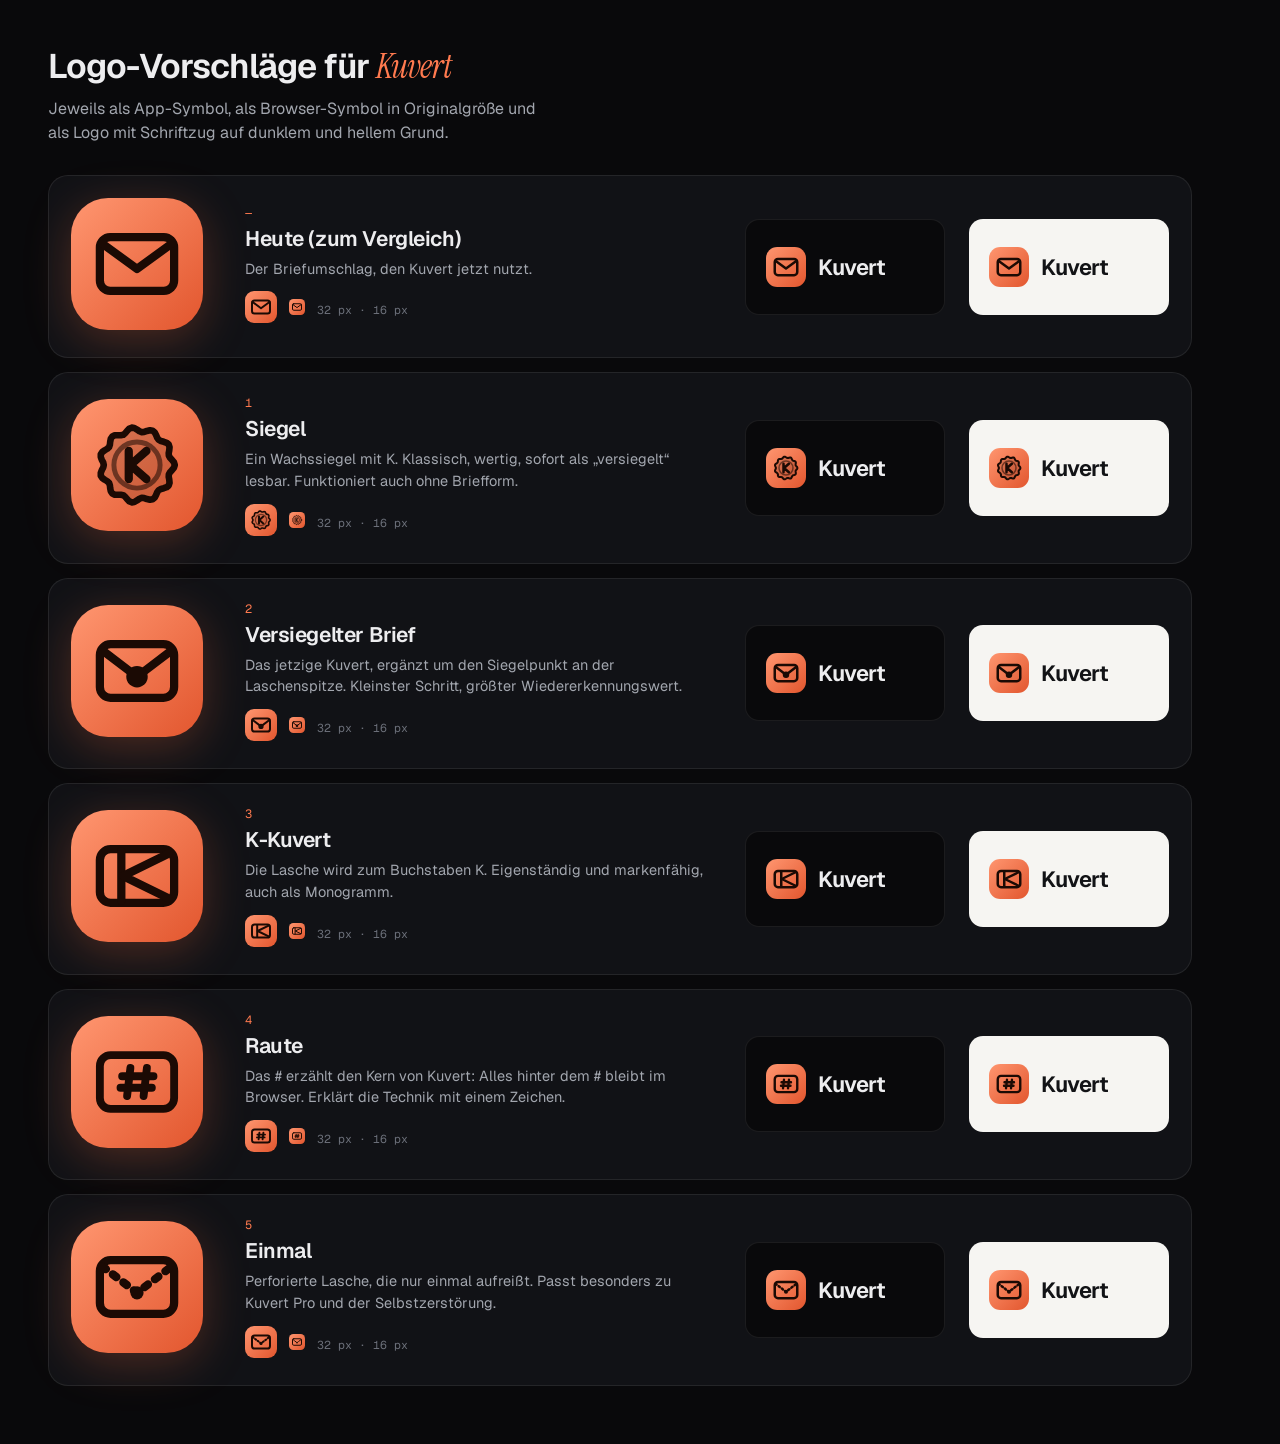
<file: docs/logo-vorschlaege/vergleich.html>
<!DOCTYPE html><html lang="de"><head><meta charset="utf-8"><link rel="stylesheet" href="../../fonts.css">
<style>
 *{box-sizing:border-box;margin:0} body{background:#09090b;color:#ededef;font-family:Geist,sans-serif;padding:44px 48px;width:1240px}
 h1{font-size:34px;letter-spacing:-.03em;font-weight:640} h1 em{font-family:"Instrument Serif";color:#ff7a4f;font-weight:400}
 .lead{color:#a2a6ae;margin:8px 0 30px;font-size:16px}
 .row{display:grid;grid-template-columns:150px 1fr 200px 200px;gap:24px;align-items:center;padding:22px;border:1px solid rgba(255,255,255,.08);border-radius:20px;background:#111216;margin-bottom:14px}
 .big svg{filter:drop-shadow(0 10px 22px rgba(255,110,64,.25))}
 .num{font-family:"Geist Mono";font-size:12px;color:#ff7a4f;letter-spacing:.1em}
 h2{font-size:21px;letter-spacing:-.02em;font-weight:620;margin:4px 0 6px} p{color:#a2a6ae;font-size:14.5px;line-height:1.5;max-width:46ch}
 .tiny{display:flex;align-items:center;gap:12px;margin-top:12px} .tiny em{font-style:normal;font-family:"Geist Mono";font-size:11.5px;color:#6c707a}
 .lock{display:flex;align-items:center;gap:12px;height:96px;border-radius:14px;padding:0 20px} .lock b{font-size:22px;font-weight:650;letter-spacing:-.02em}
 .dark{background:#09090b;border:1px solid rgba(255,255,255,.08)} .light{background:#f6f5f2;color:#121316}
</style></head><body>
<h1>Logo-Vorschläge für <em>Kuvert</em></h1>
<p class="lead">Jeweils als App-Symbol, als Browser-Symbol in Originalgröße und als Logo mit Schriftzug auf dunklem und hellem Grund.</p>
<section class="row">
  <div class="big"><svg width="132" height="132" viewBox="0 0 32 32"><defs><linearGradient id="g132" x1="0" y1="0" x2="1" y2="1"><stop offset="0" stop-color="#ff9670"/><stop offset="1" stop-color="#e2562e"/></linearGradient></defs><rect width="32" height="32" rx="9.0" fill="url(#g132)"/><g transform="translate(4 4)"><g fill="none" stroke="#1b0a04" stroke-width="2" stroke-linecap="round" stroke-linejoin="round"><rect x="3" y="5.5" width="18" height="13" rx="2.5"/><path d="m3.5 7 8.5 6.2L20.5 7"/></g></g></svg></div>
  <div class="info"><div class="num">—</div><h2>Heute (zum Vergleich)</h2><p>Der Briefumschlag, den Kuvert jetzt nutzt.</p>
    <div class="tiny"><span><svg width="32" height="32" viewBox="0 0 32 32"><defs><linearGradient id="g32" x1="0" y1="0" x2="1" y2="1"><stop offset="0" stop-color="#ff9670"/><stop offset="1" stop-color="#e2562e"/></linearGradient></defs><rect width="32" height="32" rx="9.0" fill="url(#g32)"/><g transform="translate(4 4)"><g fill="none" stroke="#1b0a04" stroke-width="2" stroke-linecap="round" stroke-linejoin="round"><rect x="3" y="5.5" width="18" height="13" rx="2.5"/><path d="m3.5 7 8.5 6.2L20.5 7"/></g></g></svg></span><span><svg width="16" height="16" viewBox="0 0 32 32"><defs><linearGradient id="g16" x1="0" y1="0" x2="1" y2="1"><stop offset="0" stop-color="#ff9670"/><stop offset="1" stop-color="#e2562e"/></linearGradient></defs><rect width="32" height="32" rx="9.0" fill="url(#g16)"/><g transform="translate(4 4)"><g fill="none" stroke="#1b0a04" stroke-width="2" stroke-linecap="round" stroke-linejoin="round"><rect x="3" y="5.5" width="18" height="13" rx="2.5"/><path d="m3.5 7 8.5 6.2L20.5 7"/></g></g></svg></span><em>32 px · 16 px</em></div></div>
  <div class="lock dark"><svg width="40" height="40" viewBox="0 0 32 32"><defs><linearGradient id="g40" x1="0" y1="0" x2="1" y2="1"><stop offset="0" stop-color="#ff9670"/><stop offset="1" stop-color="#e2562e"/></linearGradient></defs><rect width="32" height="32" rx="9.0" fill="url(#g40)"/><g transform="translate(4 4)"><g fill="none" stroke="#1b0a04" stroke-width="2" stroke-linecap="round" stroke-linejoin="round"><rect x="3" y="5.5" width="18" height="13" rx="2.5"/><path d="m3.5 7 8.5 6.2L20.5 7"/></g></g></svg><b>Kuvert</b></div>
  <div class="lock light"><svg width="40" height="40" viewBox="0 0 32 32"><defs><linearGradient id="g40" x1="0" y1="0" x2="1" y2="1"><stop offset="0" stop-color="#ff9670"/><stop offset="1" stop-color="#e2562e"/></linearGradient></defs><rect width="32" height="32" rx="9.0" fill="url(#g40)"/><g transform="translate(4 4)"><g fill="none" stroke="#1b0a04" stroke-width="2" stroke-linecap="round" stroke-linejoin="round"><rect x="3" y="5.5" width="18" height="13" rx="2.5"/><path d="m3.5 7 8.5 6.2L20.5 7"/></g></g></svg><b>Kuvert</b></div>
</section><section class="row">
  <div class="big"><svg width="132" height="132" viewBox="0 0 32 32"><defs><linearGradient id="g132" x1="0" y1="0" x2="1" y2="1"><stop offset="0" stop-color="#ff9670"/><stop offset="1" stop-color="#e2562e"/></linearGradient></defs><rect width="32" height="32" rx="9.0" fill="url(#g132)"/><g transform="translate(4 4)"><path d="M21.15 12.00 L20.97 12.64 L20.51 13.22 L20.02 13.75 L19.72 14.27 L19.69 14.87 L19.82 15.57 L19.89 16.31 L19.70 16.95 L19.20 17.39 L18.50 17.63 L17.81 17.81 L17.27 18.08 L16.92 18.57 L16.65 19.23 L16.31 19.89 L15.80 20.32 L15.14 20.42 L14.42 20.25 L13.75 20.02 L13.15 19.97 L12.59 20.19 L12.00 20.60 L11.36 20.97 L10.70 21.06 L10.09 20.78 L9.58 20.25 L9.13 19.69 L8.66 19.32 L8.06 19.21 L7.35 19.23 L6.61 19.20 L6.01 18.92 L5.64 18.36 L5.50 17.63 L5.43 16.92 L5.23 16.35 L4.79 15.94 L4.18 15.57 L3.58 15.14 L3.22 14.58 L3.22 13.91 L3.49 13.22 L3.81 12.59 L3.95 12.00 L3.81 11.41 L3.49 10.78 L3.22 10.09 L3.22 9.42 L3.58 8.86 L4.18 8.43 L4.79 8.06 L5.23 7.65 L5.43 7.08 L5.50 6.37 L5.64 5.64 L6.01 5.08 L6.61 4.80 L7.35 4.77 L8.06 4.79 L8.66 4.68 L9.13 4.31 L9.58 3.75 L10.09 3.22 L10.70 2.94 L11.36 3.03 L12.00 3.40 L12.59 3.81 L13.15 4.03 L13.75 3.98 L14.42 3.75 L15.14 3.58 L15.80 3.68 L16.31 4.11 L16.65 4.77 L16.92 5.43 L17.27 5.92 L17.81 6.19 L18.50 6.37 L19.20 6.61 L19.70 7.05 L19.89 7.69 L19.82 8.43 L19.69 9.13 L19.72 9.73 L20.02 10.25 L20.51 10.78 L20.97 11.36 L21.15 12.00Z" fill="#1b0a04" opacity=".14"/><g fill="none" stroke="#1b0a04" stroke-width="1.6" stroke-linecap="round" stroke-linejoin="round"><path d="M21.15 12.00 L20.97 12.64 L20.51 13.22 L20.02 13.75 L19.72 14.27 L19.69 14.87 L19.82 15.57 L19.89 16.31 L19.70 16.95 L19.20 17.39 L18.50 17.63 L17.81 17.81 L17.27 18.08 L16.92 18.57 L16.65 19.23 L16.31 19.89 L15.80 20.32 L15.14 20.42 L14.42 20.25 L13.75 20.02 L13.15 19.97 L12.59 20.19 L12.00 20.60 L11.36 20.97 L10.70 21.06 L10.09 20.78 L9.58 20.25 L9.13 19.69 L8.66 19.32 L8.06 19.21 L7.35 19.23 L6.61 19.20 L6.01 18.92 L5.64 18.36 L5.50 17.63 L5.43 16.92 L5.23 16.35 L4.79 15.94 L4.18 15.57 L3.58 15.14 L3.22 14.58 L3.22 13.91 L3.49 13.22 L3.81 12.59 L3.95 12.00 L3.81 11.41 L3.49 10.78 L3.22 10.09 L3.22 9.42 L3.58 8.86 L4.18 8.43 L4.79 8.06 L5.23 7.65 L5.43 7.08 L5.50 6.37 L5.64 5.64 L6.01 5.08 L6.61 4.80 L7.35 4.77 L8.06 4.79 L8.66 4.68 L9.13 4.31 L9.58 3.75 L10.09 3.22 L10.70 2.94 L11.36 3.03 L12.00 3.40 L12.59 3.81 L13.15 4.03 L13.75 3.98 L14.42 3.75 L15.14 3.58 L15.80 3.68 L16.31 4.11 L16.65 4.77 L16.92 5.43 L17.27 5.92 L17.81 6.19 L18.50 6.37 L19.20 6.61 L19.70 7.05 L19.89 7.69 L19.82 8.43 L19.69 9.13 L19.72 9.73 L20.02 10.25 L20.51 10.78 L20.97 11.36 L21.15 12.00Z"/><circle cx="12" cy="12" r="5.6" stroke-width="1.2" opacity=".55"/><path d="M10 8.6v6.8M14.3 8.6 10.4 12l3.9 3.4" stroke-width="2"/></g></g></svg></div>
  <div class="info"><div class="num">1</div><h2>Siegel</h2><p>Ein Wachssiegel mit K. Klassisch, wertig, sofort als „versiegelt“ lesbar. Funktioniert auch ohne Briefform.</p>
    <div class="tiny"><span><svg width="32" height="32" viewBox="0 0 32 32"><defs><linearGradient id="g32" x1="0" y1="0" x2="1" y2="1"><stop offset="0" stop-color="#ff9670"/><stop offset="1" stop-color="#e2562e"/></linearGradient></defs><rect width="32" height="32" rx="9.0" fill="url(#g32)"/><g transform="translate(4 4)"><path d="M21.15 12.00 L20.97 12.64 L20.51 13.22 L20.02 13.75 L19.72 14.27 L19.69 14.87 L19.82 15.57 L19.89 16.31 L19.70 16.95 L19.20 17.39 L18.50 17.63 L17.81 17.81 L17.27 18.08 L16.92 18.57 L16.65 19.23 L16.31 19.89 L15.80 20.32 L15.14 20.42 L14.42 20.25 L13.75 20.02 L13.15 19.97 L12.59 20.19 L12.00 20.60 L11.36 20.97 L10.70 21.06 L10.09 20.78 L9.58 20.25 L9.13 19.69 L8.66 19.32 L8.06 19.21 L7.35 19.23 L6.61 19.20 L6.01 18.92 L5.64 18.36 L5.50 17.63 L5.43 16.92 L5.23 16.35 L4.79 15.94 L4.18 15.57 L3.58 15.14 L3.22 14.58 L3.22 13.91 L3.49 13.22 L3.81 12.59 L3.95 12.00 L3.81 11.41 L3.49 10.78 L3.22 10.09 L3.22 9.42 L3.58 8.86 L4.18 8.43 L4.79 8.06 L5.23 7.65 L5.43 7.08 L5.50 6.37 L5.64 5.64 L6.01 5.08 L6.61 4.80 L7.35 4.77 L8.06 4.79 L8.66 4.68 L9.13 4.31 L9.58 3.75 L10.09 3.22 L10.70 2.94 L11.36 3.03 L12.00 3.40 L12.59 3.81 L13.15 4.03 L13.75 3.98 L14.42 3.75 L15.14 3.58 L15.80 3.68 L16.31 4.11 L16.65 4.77 L16.92 5.43 L17.27 5.92 L17.81 6.19 L18.50 6.37 L19.20 6.61 L19.70 7.05 L19.89 7.69 L19.82 8.43 L19.69 9.13 L19.72 9.73 L20.02 10.25 L20.51 10.78 L20.97 11.36 L21.15 12.00Z" fill="#1b0a04" opacity=".14"/><g fill="none" stroke="#1b0a04" stroke-width="1.6" stroke-linecap="round" stroke-linejoin="round"><path d="M21.15 12.00 L20.97 12.64 L20.51 13.22 L20.02 13.75 L19.72 14.27 L19.69 14.87 L19.82 15.57 L19.89 16.31 L19.70 16.95 L19.20 17.39 L18.50 17.63 L17.81 17.81 L17.27 18.08 L16.92 18.57 L16.65 19.23 L16.31 19.89 L15.80 20.32 L15.14 20.42 L14.42 20.25 L13.75 20.02 L13.15 19.97 L12.59 20.19 L12.00 20.60 L11.36 20.97 L10.70 21.06 L10.09 20.78 L9.58 20.25 L9.13 19.69 L8.66 19.32 L8.06 19.21 L7.35 19.23 L6.61 19.20 L6.01 18.92 L5.64 18.36 L5.50 17.63 L5.43 16.92 L5.23 16.35 L4.79 15.94 L4.18 15.57 L3.58 15.14 L3.22 14.58 L3.22 13.91 L3.49 13.22 L3.81 12.59 L3.95 12.00 L3.81 11.41 L3.49 10.78 L3.22 10.09 L3.22 9.42 L3.58 8.86 L4.18 8.43 L4.79 8.06 L5.23 7.65 L5.43 7.08 L5.50 6.37 L5.64 5.64 L6.01 5.08 L6.61 4.80 L7.35 4.77 L8.06 4.79 L8.66 4.68 L9.13 4.31 L9.58 3.75 L10.09 3.22 L10.70 2.94 L11.36 3.03 L12.00 3.40 L12.59 3.81 L13.15 4.03 L13.75 3.98 L14.42 3.75 L15.14 3.58 L15.80 3.68 L16.31 4.11 L16.65 4.77 L16.92 5.43 L17.27 5.92 L17.81 6.19 L18.50 6.37 L19.20 6.61 L19.70 7.05 L19.89 7.69 L19.82 8.43 L19.69 9.13 L19.72 9.73 L20.02 10.25 L20.51 10.78 L20.97 11.36 L21.15 12.00Z"/><circle cx="12" cy="12" r="5.6" stroke-width="1.2" opacity=".55"/><path d="M10 8.6v6.8M14.3 8.6 10.4 12l3.9 3.4" stroke-width="2"/></g></g></svg></span><span><svg width="16" height="16" viewBox="0 0 32 32"><defs><linearGradient id="g16" x1="0" y1="0" x2="1" y2="1"><stop offset="0" stop-color="#ff9670"/><stop offset="1" stop-color="#e2562e"/></linearGradient></defs><rect width="32" height="32" rx="9.0" fill="url(#g16)"/><g transform="translate(4 4)"><path d="M21.15 12.00 L20.97 12.64 L20.51 13.22 L20.02 13.75 L19.72 14.27 L19.69 14.87 L19.82 15.57 L19.89 16.31 L19.70 16.95 L19.20 17.39 L18.50 17.63 L17.81 17.81 L17.27 18.08 L16.92 18.57 L16.65 19.23 L16.31 19.89 L15.80 20.32 L15.14 20.42 L14.42 20.25 L13.75 20.02 L13.15 19.97 L12.59 20.19 L12.00 20.60 L11.36 20.97 L10.70 21.06 L10.09 20.78 L9.58 20.25 L9.13 19.69 L8.66 19.32 L8.06 19.21 L7.35 19.23 L6.61 19.20 L6.01 18.92 L5.64 18.36 L5.50 17.63 L5.43 16.92 L5.23 16.35 L4.79 15.94 L4.18 15.57 L3.58 15.14 L3.22 14.58 L3.22 13.91 L3.49 13.22 L3.81 12.59 L3.95 12.00 L3.81 11.41 L3.49 10.78 L3.22 10.09 L3.22 9.42 L3.58 8.86 L4.18 8.43 L4.79 8.06 L5.23 7.65 L5.43 7.08 L5.50 6.37 L5.64 5.64 L6.01 5.08 L6.61 4.80 L7.35 4.77 L8.06 4.79 L8.66 4.68 L9.13 4.31 L9.58 3.75 L10.09 3.22 L10.70 2.94 L11.36 3.03 L12.00 3.40 L12.59 3.81 L13.15 4.03 L13.75 3.98 L14.42 3.75 L15.14 3.58 L15.80 3.68 L16.31 4.11 L16.65 4.77 L16.92 5.43 L17.27 5.92 L17.81 6.19 L18.50 6.37 L19.20 6.61 L19.70 7.05 L19.89 7.69 L19.82 8.43 L19.69 9.13 L19.72 9.73 L20.02 10.25 L20.51 10.78 L20.97 11.36 L21.15 12.00Z" fill="#1b0a04" opacity=".14"/><g fill="none" stroke="#1b0a04" stroke-width="1.6" stroke-linecap="round" stroke-linejoin="round"><path d="M21.15 12.00 L20.97 12.64 L20.51 13.22 L20.02 13.75 L19.72 14.27 L19.69 14.87 L19.82 15.57 L19.89 16.31 L19.70 16.95 L19.20 17.39 L18.50 17.63 L17.81 17.81 L17.27 18.08 L16.92 18.57 L16.65 19.23 L16.31 19.89 L15.80 20.32 L15.14 20.42 L14.42 20.25 L13.75 20.02 L13.15 19.97 L12.59 20.19 L12.00 20.60 L11.36 20.97 L10.70 21.06 L10.09 20.78 L9.58 20.25 L9.13 19.69 L8.66 19.32 L8.06 19.21 L7.35 19.23 L6.61 19.20 L6.01 18.92 L5.64 18.36 L5.50 17.63 L5.43 16.92 L5.23 16.35 L4.79 15.94 L4.18 15.57 L3.58 15.14 L3.22 14.58 L3.22 13.91 L3.49 13.22 L3.81 12.59 L3.95 12.00 L3.81 11.41 L3.49 10.78 L3.22 10.09 L3.22 9.42 L3.58 8.86 L4.18 8.43 L4.79 8.06 L5.23 7.65 L5.43 7.08 L5.50 6.37 L5.64 5.64 L6.01 5.08 L6.61 4.80 L7.35 4.77 L8.06 4.79 L8.66 4.68 L9.13 4.31 L9.58 3.75 L10.09 3.22 L10.70 2.94 L11.36 3.03 L12.00 3.40 L12.59 3.81 L13.15 4.03 L13.75 3.98 L14.42 3.75 L15.14 3.58 L15.80 3.68 L16.31 4.11 L16.65 4.77 L16.92 5.43 L17.27 5.92 L17.81 6.19 L18.50 6.37 L19.20 6.61 L19.70 7.05 L19.89 7.69 L19.82 8.43 L19.69 9.13 L19.72 9.73 L20.02 10.25 L20.51 10.78 L20.97 11.36 L21.15 12.00Z"/><circle cx="12" cy="12" r="5.6" stroke-width="1.2" opacity=".55"/><path d="M10 8.6v6.8M14.3 8.6 10.4 12l3.9 3.4" stroke-width="2"/></g></g></svg></span><em>32 px · 16 px</em></div></div>
  <div class="lock dark"><svg width="40" height="40" viewBox="0 0 32 32"><defs><linearGradient id="g40" x1="0" y1="0" x2="1" y2="1"><stop offset="0" stop-color="#ff9670"/><stop offset="1" stop-color="#e2562e"/></linearGradient></defs><rect width="32" height="32" rx="9.0" fill="url(#g40)"/><g transform="translate(4 4)"><path d="M21.15 12.00 L20.97 12.64 L20.51 13.22 L20.02 13.75 L19.72 14.27 L19.69 14.87 L19.82 15.57 L19.89 16.31 L19.70 16.95 L19.20 17.39 L18.50 17.63 L17.81 17.81 L17.27 18.08 L16.92 18.57 L16.65 19.23 L16.31 19.89 L15.80 20.32 L15.14 20.42 L14.42 20.25 L13.75 20.02 L13.15 19.97 L12.59 20.19 L12.00 20.60 L11.36 20.97 L10.70 21.06 L10.09 20.78 L9.58 20.25 L9.13 19.69 L8.66 19.32 L8.06 19.21 L7.35 19.23 L6.61 19.20 L6.01 18.92 L5.64 18.36 L5.50 17.63 L5.43 16.92 L5.23 16.35 L4.79 15.94 L4.18 15.57 L3.58 15.14 L3.22 14.58 L3.22 13.91 L3.49 13.22 L3.81 12.59 L3.95 12.00 L3.81 11.41 L3.49 10.78 L3.22 10.09 L3.22 9.42 L3.58 8.86 L4.18 8.43 L4.79 8.06 L5.23 7.65 L5.43 7.08 L5.50 6.37 L5.64 5.64 L6.01 5.08 L6.61 4.80 L7.35 4.77 L8.06 4.79 L8.66 4.68 L9.13 4.31 L9.58 3.75 L10.09 3.22 L10.70 2.94 L11.36 3.03 L12.00 3.40 L12.59 3.81 L13.15 4.03 L13.75 3.98 L14.42 3.75 L15.14 3.58 L15.80 3.68 L16.31 4.11 L16.65 4.77 L16.92 5.43 L17.27 5.92 L17.81 6.19 L18.50 6.37 L19.20 6.61 L19.70 7.05 L19.89 7.69 L19.82 8.43 L19.69 9.13 L19.72 9.73 L20.02 10.25 L20.51 10.78 L20.97 11.36 L21.15 12.00Z" fill="#1b0a04" opacity=".14"/><g fill="none" stroke="#1b0a04" stroke-width="1.6" stroke-linecap="round" stroke-linejoin="round"><path d="M21.15 12.00 L20.97 12.64 L20.51 13.22 L20.02 13.75 L19.72 14.27 L19.69 14.87 L19.82 15.57 L19.89 16.31 L19.70 16.95 L19.20 17.39 L18.50 17.63 L17.81 17.81 L17.27 18.08 L16.92 18.57 L16.65 19.23 L16.31 19.89 L15.80 20.32 L15.14 20.42 L14.42 20.25 L13.75 20.02 L13.15 19.97 L12.59 20.19 L12.00 20.60 L11.36 20.97 L10.70 21.06 L10.09 20.78 L9.58 20.25 L9.13 19.69 L8.66 19.32 L8.06 19.21 L7.35 19.23 L6.61 19.20 L6.01 18.92 L5.64 18.36 L5.50 17.63 L5.43 16.92 L5.23 16.35 L4.79 15.94 L4.18 15.57 L3.58 15.14 L3.22 14.58 L3.22 13.91 L3.49 13.22 L3.81 12.59 L3.95 12.00 L3.81 11.41 L3.49 10.78 L3.22 10.09 L3.22 9.42 L3.58 8.86 L4.18 8.43 L4.79 8.06 L5.23 7.65 L5.43 7.08 L5.50 6.37 L5.64 5.64 L6.01 5.08 L6.61 4.80 L7.35 4.77 L8.06 4.79 L8.66 4.68 L9.13 4.31 L9.58 3.75 L10.09 3.22 L10.70 2.94 L11.36 3.03 L12.00 3.40 L12.59 3.81 L13.15 4.03 L13.75 3.98 L14.42 3.75 L15.14 3.58 L15.80 3.68 L16.31 4.11 L16.65 4.77 L16.92 5.43 L17.27 5.92 L17.81 6.19 L18.50 6.37 L19.20 6.61 L19.70 7.05 L19.89 7.69 L19.82 8.43 L19.69 9.13 L19.72 9.73 L20.02 10.25 L20.51 10.78 L20.97 11.36 L21.15 12.00Z"/><circle cx="12" cy="12" r="5.6" stroke-width="1.2" opacity=".55"/><path d="M10 8.6v6.8M14.3 8.6 10.4 12l3.9 3.4" stroke-width="2"/></g></g></svg><b>Kuvert</b></div>
  <div class="lock light"><svg width="40" height="40" viewBox="0 0 32 32"><defs><linearGradient id="g40" x1="0" y1="0" x2="1" y2="1"><stop offset="0" stop-color="#ff9670"/><stop offset="1" stop-color="#e2562e"/></linearGradient></defs><rect width="32" height="32" rx="9.0" fill="url(#g40)"/><g transform="translate(4 4)"><path d="M21.15 12.00 L20.97 12.64 L20.51 13.22 L20.02 13.75 L19.72 14.27 L19.69 14.87 L19.82 15.57 L19.89 16.31 L19.70 16.95 L19.20 17.39 L18.50 17.63 L17.81 17.81 L17.27 18.08 L16.92 18.57 L16.65 19.23 L16.31 19.89 L15.80 20.32 L15.14 20.42 L14.42 20.25 L13.75 20.02 L13.15 19.97 L12.59 20.19 L12.00 20.60 L11.36 20.97 L10.70 21.06 L10.09 20.78 L9.58 20.25 L9.13 19.69 L8.66 19.32 L8.06 19.21 L7.35 19.23 L6.61 19.20 L6.01 18.92 L5.64 18.36 L5.50 17.63 L5.43 16.92 L5.23 16.35 L4.79 15.94 L4.18 15.57 L3.58 15.14 L3.22 14.58 L3.22 13.91 L3.49 13.22 L3.81 12.59 L3.95 12.00 L3.81 11.41 L3.49 10.78 L3.22 10.09 L3.22 9.42 L3.58 8.86 L4.18 8.43 L4.79 8.06 L5.23 7.65 L5.43 7.08 L5.50 6.37 L5.64 5.64 L6.01 5.08 L6.61 4.80 L7.35 4.77 L8.06 4.79 L8.66 4.68 L9.13 4.31 L9.58 3.75 L10.09 3.22 L10.70 2.94 L11.36 3.03 L12.00 3.40 L12.59 3.81 L13.15 4.03 L13.75 3.98 L14.42 3.75 L15.14 3.58 L15.80 3.68 L16.31 4.11 L16.65 4.77 L16.92 5.43 L17.27 5.92 L17.81 6.19 L18.50 6.37 L19.20 6.61 L19.70 7.05 L19.89 7.69 L19.82 8.43 L19.69 9.13 L19.72 9.73 L20.02 10.25 L20.51 10.78 L20.97 11.36 L21.15 12.00Z" fill="#1b0a04" opacity=".14"/><g fill="none" stroke="#1b0a04" stroke-width="1.6" stroke-linecap="round" stroke-linejoin="round"><path d="M21.15 12.00 L20.97 12.64 L20.51 13.22 L20.02 13.75 L19.72 14.27 L19.69 14.87 L19.82 15.57 L19.89 16.31 L19.70 16.95 L19.20 17.39 L18.50 17.63 L17.81 17.81 L17.27 18.08 L16.92 18.57 L16.65 19.23 L16.31 19.89 L15.80 20.32 L15.14 20.42 L14.42 20.25 L13.75 20.02 L13.15 19.97 L12.59 20.19 L12.00 20.60 L11.36 20.97 L10.70 21.06 L10.09 20.78 L9.58 20.25 L9.13 19.69 L8.66 19.32 L8.06 19.21 L7.35 19.23 L6.61 19.20 L6.01 18.92 L5.64 18.36 L5.50 17.63 L5.43 16.92 L5.23 16.35 L4.79 15.94 L4.18 15.57 L3.58 15.14 L3.22 14.58 L3.22 13.91 L3.49 13.22 L3.81 12.59 L3.95 12.00 L3.81 11.41 L3.49 10.78 L3.22 10.09 L3.22 9.42 L3.58 8.86 L4.18 8.43 L4.79 8.06 L5.23 7.65 L5.43 7.08 L5.50 6.37 L5.64 5.64 L6.01 5.08 L6.61 4.80 L7.35 4.77 L8.06 4.79 L8.66 4.68 L9.13 4.31 L9.58 3.75 L10.09 3.22 L10.70 2.94 L11.36 3.03 L12.00 3.40 L12.59 3.81 L13.15 4.03 L13.75 3.98 L14.42 3.75 L15.14 3.58 L15.80 3.68 L16.31 4.11 L16.65 4.77 L16.92 5.43 L17.27 5.92 L17.81 6.19 L18.50 6.37 L19.20 6.61 L19.70 7.05 L19.89 7.69 L19.82 8.43 L19.69 9.13 L19.72 9.73 L20.02 10.25 L20.51 10.78 L20.97 11.36 L21.15 12.00Z"/><circle cx="12" cy="12" r="5.6" stroke-width="1.2" opacity=".55"/><path d="M10 8.6v6.8M14.3 8.6 10.4 12l3.9 3.4" stroke-width="2"/></g></g></svg><b>Kuvert</b></div>
</section><section class="row">
  <div class="big"><svg width="132" height="132" viewBox="0 0 32 32"><defs><linearGradient id="g132" x1="0" y1="0" x2="1" y2="1"><stop offset="0" stop-color="#ff9670"/><stop offset="1" stop-color="#e2562e"/></linearGradient></defs><rect width="32" height="32" rx="9.0" fill="url(#g132)"/><g transform="translate(4 4)"><g fill="none" stroke="#1b0a04" stroke-width="2" stroke-linecap="round" stroke-linejoin="round"><rect x="3" y="5.5" width="18" height="13" rx="2.6"/><path d="m3.6 7 8.4 6.4L20.4 7"/></g><circle cx="12" cy="13.4" r="2.6" fill="#1b0a04"/></g></svg></div>
  <div class="info"><div class="num">2</div><h2>Versiegelter Brief</h2><p>Das jetzige Kuvert, ergänzt um den Siegelpunkt an der Laschenspitze. Kleinster Schritt, größter Wiedererkennungswert.</p>
    <div class="tiny"><span><svg width="32" height="32" viewBox="0 0 32 32"><defs><linearGradient id="g32" x1="0" y1="0" x2="1" y2="1"><stop offset="0" stop-color="#ff9670"/><stop offset="1" stop-color="#e2562e"/></linearGradient></defs><rect width="32" height="32" rx="9.0" fill="url(#g32)"/><g transform="translate(4 4)"><g fill="none" stroke="#1b0a04" stroke-width="2" stroke-linecap="round" stroke-linejoin="round"><rect x="3" y="5.5" width="18" height="13" rx="2.6"/><path d="m3.6 7 8.4 6.4L20.4 7"/></g><circle cx="12" cy="13.4" r="2.6" fill="#1b0a04"/></g></svg></span><span><svg width="16" height="16" viewBox="0 0 32 32"><defs><linearGradient id="g16" x1="0" y1="0" x2="1" y2="1"><stop offset="0" stop-color="#ff9670"/><stop offset="1" stop-color="#e2562e"/></linearGradient></defs><rect width="32" height="32" rx="9.0" fill="url(#g16)"/><g transform="translate(4 4)"><g fill="none" stroke="#1b0a04" stroke-width="2" stroke-linecap="round" stroke-linejoin="round"><rect x="3" y="5.5" width="18" height="13" rx="2.6"/><path d="m3.6 7 8.4 6.4L20.4 7"/></g><circle cx="12" cy="13.4" r="2.6" fill="#1b0a04"/></g></svg></span><em>32 px · 16 px</em></div></div>
  <div class="lock dark"><svg width="40" height="40" viewBox="0 0 32 32"><defs><linearGradient id="g40" x1="0" y1="0" x2="1" y2="1"><stop offset="0" stop-color="#ff9670"/><stop offset="1" stop-color="#e2562e"/></linearGradient></defs><rect width="32" height="32" rx="9.0" fill="url(#g40)"/><g transform="translate(4 4)"><g fill="none" stroke="#1b0a04" stroke-width="2" stroke-linecap="round" stroke-linejoin="round"><rect x="3" y="5.5" width="18" height="13" rx="2.6"/><path d="m3.6 7 8.4 6.4L20.4 7"/></g><circle cx="12" cy="13.4" r="2.6" fill="#1b0a04"/></g></svg><b>Kuvert</b></div>
  <div class="lock light"><svg width="40" height="40" viewBox="0 0 32 32"><defs><linearGradient id="g40" x1="0" y1="0" x2="1" y2="1"><stop offset="0" stop-color="#ff9670"/><stop offset="1" stop-color="#e2562e"/></linearGradient></defs><rect width="32" height="32" rx="9.0" fill="url(#g40)"/><g transform="translate(4 4)"><g fill="none" stroke="#1b0a04" stroke-width="2" stroke-linecap="round" stroke-linejoin="round"><rect x="3" y="5.5" width="18" height="13" rx="2.6"/><path d="m3.6 7 8.4 6.4L20.4 7"/></g><circle cx="12" cy="13.4" r="2.6" fill="#1b0a04"/></g></svg><b>Kuvert</b></div>
</section><section class="row">
  <div class="big"><svg width="132" height="132" viewBox="0 0 32 32"><defs><linearGradient id="g132" x1="0" y1="0" x2="1" y2="1"><stop offset="0" stop-color="#ff9670"/><stop offset="1" stop-color="#e2562e"/></linearGradient></defs><rect width="32" height="32" rx="9.0" fill="url(#g132)"/><g transform="translate(4 4)"><g fill="none" stroke="#1b0a04" stroke-width="2" stroke-linecap="round" stroke-linejoin="round"><rect x="3" y="5.5" width="18" height="13" rx="2.6"/><path d="M8.2 6v12"/><path d="M19.6 6.6 8.6 12l11 5.4"/></g></g></svg></div>
  <div class="info"><div class="num">3</div><h2>K-Kuvert</h2><p>Die Lasche wird zum Buchstaben K. Eigenständig und markenfähig, auch als Monogramm.</p>
    <div class="tiny"><span><svg width="32" height="32" viewBox="0 0 32 32"><defs><linearGradient id="g32" x1="0" y1="0" x2="1" y2="1"><stop offset="0" stop-color="#ff9670"/><stop offset="1" stop-color="#e2562e"/></linearGradient></defs><rect width="32" height="32" rx="9.0" fill="url(#g32)"/><g transform="translate(4 4)"><g fill="none" stroke="#1b0a04" stroke-width="2" stroke-linecap="round" stroke-linejoin="round"><rect x="3" y="5.5" width="18" height="13" rx="2.6"/><path d="M8.2 6v12"/><path d="M19.6 6.6 8.6 12l11 5.4"/></g></g></svg></span><span><svg width="16" height="16" viewBox="0 0 32 32"><defs><linearGradient id="g16" x1="0" y1="0" x2="1" y2="1"><stop offset="0" stop-color="#ff9670"/><stop offset="1" stop-color="#e2562e"/></linearGradient></defs><rect width="32" height="32" rx="9.0" fill="url(#g16)"/><g transform="translate(4 4)"><g fill="none" stroke="#1b0a04" stroke-width="2" stroke-linecap="round" stroke-linejoin="round"><rect x="3" y="5.5" width="18" height="13" rx="2.6"/><path d="M8.2 6v12"/><path d="M19.6 6.6 8.6 12l11 5.4"/></g></g></svg></span><em>32 px · 16 px</em></div></div>
  <div class="lock dark"><svg width="40" height="40" viewBox="0 0 32 32"><defs><linearGradient id="g40" x1="0" y1="0" x2="1" y2="1"><stop offset="0" stop-color="#ff9670"/><stop offset="1" stop-color="#e2562e"/></linearGradient></defs><rect width="32" height="32" rx="9.0" fill="url(#g40)"/><g transform="translate(4 4)"><g fill="none" stroke="#1b0a04" stroke-width="2" stroke-linecap="round" stroke-linejoin="round"><rect x="3" y="5.5" width="18" height="13" rx="2.6"/><path d="M8.2 6v12"/><path d="M19.6 6.6 8.6 12l11 5.4"/></g></g></svg><b>Kuvert</b></div>
  <div class="lock light"><svg width="40" height="40" viewBox="0 0 32 32"><defs><linearGradient id="g40" x1="0" y1="0" x2="1" y2="1"><stop offset="0" stop-color="#ff9670"/><stop offset="1" stop-color="#e2562e"/></linearGradient></defs><rect width="32" height="32" rx="9.0" fill="url(#g40)"/><g transform="translate(4 4)"><g fill="none" stroke="#1b0a04" stroke-width="2" stroke-linecap="round" stroke-linejoin="round"><rect x="3" y="5.5" width="18" height="13" rx="2.6"/><path d="M8.2 6v12"/><path d="M19.6 6.6 8.6 12l11 5.4"/></g></g></svg><b>Kuvert</b></div>
</section><section class="row">
  <div class="big"><svg width="132" height="132" viewBox="0 0 32 32"><defs><linearGradient id="g132" x1="0" y1="0" x2="1" y2="1"><stop offset="0" stop-color="#ff9670"/><stop offset="1" stop-color="#e2562e"/></linearGradient></defs><rect width="32" height="32" rx="9.0" fill="url(#g132)"/><g transform="translate(4 4)"><g fill="none" stroke="#1b0a04" stroke-width="1.9" stroke-linecap="round" stroke-linejoin="round"><rect x="3" y="5.5" width="18" height="13" rx="2.6"/><path d="M10.4 8.6 9.6 15.4M14.4 8.6l-.8 6.8M8.4 10.6h7.6M8 13.4h7.6"/></g></g></svg></div>
  <div class="info"><div class="num">4</div><h2>Raute</h2><p>Das # erzählt den Kern von Kuvert: Alles hinter dem # bleibt im Browser. Erklärt die Technik mit einem Zeichen.</p>
    <div class="tiny"><span><svg width="32" height="32" viewBox="0 0 32 32"><defs><linearGradient id="g32" x1="0" y1="0" x2="1" y2="1"><stop offset="0" stop-color="#ff9670"/><stop offset="1" stop-color="#e2562e"/></linearGradient></defs><rect width="32" height="32" rx="9.0" fill="url(#g32)"/><g transform="translate(4 4)"><g fill="none" stroke="#1b0a04" stroke-width="1.9" stroke-linecap="round" stroke-linejoin="round"><rect x="3" y="5.5" width="18" height="13" rx="2.6"/><path d="M10.4 8.6 9.6 15.4M14.4 8.6l-.8 6.8M8.4 10.6h7.6M8 13.4h7.6"/></g></g></svg></span><span><svg width="16" height="16" viewBox="0 0 32 32"><defs><linearGradient id="g16" x1="0" y1="0" x2="1" y2="1"><stop offset="0" stop-color="#ff9670"/><stop offset="1" stop-color="#e2562e"/></linearGradient></defs><rect width="32" height="32" rx="9.0" fill="url(#g16)"/><g transform="translate(4 4)"><g fill="none" stroke="#1b0a04" stroke-width="1.9" stroke-linecap="round" stroke-linejoin="round"><rect x="3" y="5.5" width="18" height="13" rx="2.6"/><path d="M10.4 8.6 9.6 15.4M14.4 8.6l-.8 6.8M8.4 10.6h7.6M8 13.4h7.6"/></g></g></svg></span><em>32 px · 16 px</em></div></div>
  <div class="lock dark"><svg width="40" height="40" viewBox="0 0 32 32"><defs><linearGradient id="g40" x1="0" y1="0" x2="1" y2="1"><stop offset="0" stop-color="#ff9670"/><stop offset="1" stop-color="#e2562e"/></linearGradient></defs><rect width="32" height="32" rx="9.0" fill="url(#g40)"/><g transform="translate(4 4)"><g fill="none" stroke="#1b0a04" stroke-width="1.9" stroke-linecap="round" stroke-linejoin="round"><rect x="3" y="5.5" width="18" height="13" rx="2.6"/><path d="M10.4 8.6 9.6 15.4M14.4 8.6l-.8 6.8M8.4 10.6h7.6M8 13.4h7.6"/></g></g></svg><b>Kuvert</b></div>
  <div class="lock light"><svg width="40" height="40" viewBox="0 0 32 32"><defs><linearGradient id="g40" x1="0" y1="0" x2="1" y2="1"><stop offset="0" stop-color="#ff9670"/><stop offset="1" stop-color="#e2562e"/></linearGradient></defs><rect width="32" height="32" rx="9.0" fill="url(#g40)"/><g transform="translate(4 4)"><g fill="none" stroke="#1b0a04" stroke-width="1.9" stroke-linecap="round" stroke-linejoin="round"><rect x="3" y="5.5" width="18" height="13" rx="2.6"/><path d="M10.4 8.6 9.6 15.4M14.4 8.6l-.8 6.8M8.4 10.6h7.6M8 13.4h7.6"/></g></g></svg><b>Kuvert</b></div>
</section><section class="row">
  <div class="big"><svg width="132" height="132" viewBox="0 0 32 32"><defs><linearGradient id="g132" x1="0" y1="0" x2="1" y2="1"><stop offset="0" stop-color="#ff9670"/><stop offset="1" stop-color="#e2562e"/></linearGradient></defs><rect width="32" height="32" rx="9.0" fill="url(#g132)"/><g transform="translate(4 4)"><g fill="none" stroke="#1b0a04" stroke-width="2" stroke-linecap="round" stroke-linejoin="round"><rect x="3" y="5.5" width="18" height="13" rx="2.6"/></g><g fill="none" stroke="#1b0a04" stroke-width="2" stroke-linecap="round" stroke-linejoin="round"><path d="m3.6 7 8.4 6.4L20.4 7" stroke-dasharray="1.1 2.1"/></g><g fill="none" stroke="#1b0a04" stroke-width="3.2" stroke-linecap="round" stroke-linejoin="round"><path d="M12 13.4v0"/></g></g></svg></div>
  <div class="info"><div class="num">5</div><h2>Einmal</h2><p>Perforierte Lasche, die nur einmal aufreißt. Passt besonders zu Kuvert Pro und der Selbstzerstörung.</p>
    <div class="tiny"><span><svg width="32" height="32" viewBox="0 0 32 32"><defs><linearGradient id="g32" x1="0" y1="0" x2="1" y2="1"><stop offset="0" stop-color="#ff9670"/><stop offset="1" stop-color="#e2562e"/></linearGradient></defs><rect width="32" height="32" rx="9.0" fill="url(#g32)"/><g transform="translate(4 4)"><g fill="none" stroke="#1b0a04" stroke-width="2" stroke-linecap="round" stroke-linejoin="round"><rect x="3" y="5.5" width="18" height="13" rx="2.6"/></g><g fill="none" stroke="#1b0a04" stroke-width="2" stroke-linecap="round" stroke-linejoin="round"><path d="m3.6 7 8.4 6.4L20.4 7" stroke-dasharray="1.1 2.1"/></g><g fill="none" stroke="#1b0a04" stroke-width="3.2" stroke-linecap="round" stroke-linejoin="round"><path d="M12 13.4v0"/></g></g></svg></span><span><svg width="16" height="16" viewBox="0 0 32 32"><defs><linearGradient id="g16" x1="0" y1="0" x2="1" y2="1"><stop offset="0" stop-color="#ff9670"/><stop offset="1" stop-color="#e2562e"/></linearGradient></defs><rect width="32" height="32" rx="9.0" fill="url(#g16)"/><g transform="translate(4 4)"><g fill="none" stroke="#1b0a04" stroke-width="2" stroke-linecap="round" stroke-linejoin="round"><rect x="3" y="5.5" width="18" height="13" rx="2.6"/></g><g fill="none" stroke="#1b0a04" stroke-width="2" stroke-linecap="round" stroke-linejoin="round"><path d="m3.6 7 8.4 6.4L20.4 7" stroke-dasharray="1.1 2.1"/></g><g fill="none" stroke="#1b0a04" stroke-width="3.2" stroke-linecap="round" stroke-linejoin="round"><path d="M12 13.4v0"/></g></g></svg></span><em>32 px · 16 px</em></div></div>
  <div class="lock dark"><svg width="40" height="40" viewBox="0 0 32 32"><defs><linearGradient id="g40" x1="0" y1="0" x2="1" y2="1"><stop offset="0" stop-color="#ff9670"/><stop offset="1" stop-color="#e2562e"/></linearGradient></defs><rect width="32" height="32" rx="9.0" fill="url(#g40)"/><g transform="translate(4 4)"><g fill="none" stroke="#1b0a04" stroke-width="2" stroke-linecap="round" stroke-linejoin="round"><rect x="3" y="5.5" width="18" height="13" rx="2.6"/></g><g fill="none" stroke="#1b0a04" stroke-width="2" stroke-linecap="round" stroke-linejoin="round"><path d="m3.6 7 8.4 6.4L20.4 7" stroke-dasharray="1.1 2.1"/></g><g fill="none" stroke="#1b0a04" stroke-width="3.2" stroke-linecap="round" stroke-linejoin="round"><path d="M12 13.4v0"/></g></g></svg><b>Kuvert</b></div>
  <div class="lock light"><svg width="40" height="40" viewBox="0 0 32 32"><defs><linearGradient id="g40" x1="0" y1="0" x2="1" y2="1"><stop offset="0" stop-color="#ff9670"/><stop offset="1" stop-color="#e2562e"/></linearGradient></defs><rect width="32" height="32" rx="9.0" fill="url(#g40)"/><g transform="translate(4 4)"><g fill="none" stroke="#1b0a04" stroke-width="2" stroke-linecap="round" stroke-linejoin="round"><rect x="3" y="5.5" width="18" height="13" rx="2.6"/></g><g fill="none" stroke="#1b0a04" stroke-width="2" stroke-linecap="round" stroke-linejoin="round"><path d="m3.6 7 8.4 6.4L20.4 7" stroke-dasharray="1.1 2.1"/></g><g fill="none" stroke="#1b0a04" stroke-width="3.2" stroke-linecap="round" stroke-linejoin="round"><path d="M12 13.4v0"/></g></g></svg><b>Kuvert</b></div>
</section>
</body></html>
</file>
<file: fonts.css>
/* Selbst gehostete Schriften – keine externen Anfragen (Subset: latin). Lizenz: SIL Open Font License 1.1
   Geist & Geist Mono (Vercel), Instrument Serif (Instrument), bezogen über Fontsource. */
@font-face{font-family:"Geist";font-style:normal;font-weight:100 900;font-display:swap;src:url("./fonts/geist-latin-wght-normal.woff2") format("woff2-variations"),url("./fonts/geist-latin-wght-normal.woff2") format("woff2")}
@font-face{font-family:"Geist Mono";font-style:normal;font-weight:100 900;font-display:swap;src:url("./fonts/geist-mono-latin-wght-normal.woff2") format("woff2-variations"),url("./fonts/geist-mono-latin-wght-normal.woff2") format("woff2")}
@font-face{font-family:"Instrument Serif";font-style:italic;font-weight:400;font-display:swap;src:url("./fonts/instrument-serif-latin-400-italic.woff2") format("woff2")}
</file>
<file: kuvert.css>
/* =========================================================================
   Kuvert – Design-System (index.html, pro.html, impressum.html, datenschutz.html)
   ========================================================================= */

/* ---------- Tokens ---------- */
:root{
  --font:"Geist", ui-sans-serif, system-ui, -apple-system, "Segoe UI", Roboto, sans-serif;
  --mono:"Geist Mono", ui-monospace, "SF Mono", Menlo, Consolas, monospace;
  --serif:"Instrument Serif", Georgia, serif;

  --bg:#f6f5f2; --bg-2:#ffffff; --bg-3:#f1efea; --bg-glow:rgba(217,72,31,.10);
  --text:#121316; --text-2:#545a63; --text-3:#8a9099;
  --line:rgba(18,19,22,.09); --line-2:rgba(18,19,22,.16);
  --accent:#c8411b; --accent-2:#e2562e; --accent-soft:rgba(200,65,27,.09); --on-accent:#ffffff;
  --ok:#17845a; --ok-soft:rgba(23,132,90,.1); --bad:#b4372b;
  --shadow:0 1px 2px rgba(18,19,22,.04), 0 24px 60px -24px rgba(18,19,22,.22);
  --shadow-sm:0 1px 2px rgba(18,19,22,.06), 0 6px 18px -10px rgba(18,19,22,.25);
  --r-lg:22px; --r:14px; --r-sm:10px;
  --wrap:1160px;
  color-scheme:light;
}
[data-theme="dark"]{
  --bg:#09090b; --bg-2:#111216; --bg-3:#18191e; --bg-glow:rgba(255,110,64,.13);
  --text:#ededef; --text-2:#a2a6ae; --text-3:#6c707a;
  --line:rgba(255,255,255,.07); --line-2:rgba(255,255,255,.13);
  --accent:#ff7a4f; --accent-2:#ff9670; --accent-soft:rgba(255,122,79,.11); --on-accent:#1b0a04;
  --ok:#4fd69a; --ok-soft:rgba(79,214,154,.1); --bad:#ff7a6b;
  --shadow:0 1px 0 rgba(255,255,255,.04) inset, 0 30px 80px -30px rgba(0,0,0,.8);
  --shadow-sm:0 1px 0 rgba(255,255,255,.04) inset, 0 8px 24px -12px rgba(0,0,0,.7);
  color-scheme:dark;
}

/* ---------- Base ---------- */
*,*::before,*::after{box-sizing:border-box;margin:0;padding:0}
html{-webkit-text-size-adjust:100%;scroll-behavior:smooth;scroll-padding-top:84px}
body{font-family:var(--font);font-size:16px;line-height:1.6;color:var(--text);background:var(--bg);
  -webkit-font-smoothing:antialiased;-moz-osx-font-smoothing:grayscale;text-rendering:optimizeLegibility;
  min-height:100vh;overflow-x:hidden;transition:background-color .3s,color .3s}
a{color:inherit;text-decoration:none}
button{font:inherit;color:inherit}
img,svg,canvas{display:block}
::selection{background:var(--accent);color:var(--on-accent)}
:focus-visible{outline:2px solid var(--accent);outline-offset:3px;border-radius:6px}
.wrap{max-width:var(--wrap);margin:0 auto;padding:0 clamp(20px,4vw,40px)}
.sr-only{position:absolute;width:1px;height:1px;overflow:hidden;clip:rect(0 0 0 0);white-space:nowrap}
.mono{font-family:var(--mono)}
.serif{font-family:var(--serif);font-style:italic;font-weight:400;letter-spacing:-.01em}

/* Hintergrund: weiches Leuchten + feines Raster oben */
.backdrop{position:absolute;inset:0 0 auto 0;height:900px;pointer-events:none;z-index:-1;overflow:hidden}
.backdrop::before{content:"";position:absolute;top:-340px;left:50%;width:1300px;height:900px;transform:translateX(-30%);
  background:radial-gradient(closest-side, var(--bg-glow), transparent 70%)}
.backdrop::after{content:"";position:absolute;inset:0;
  background-image:linear-gradient(var(--line) 1px, transparent 1px),linear-gradient(90deg, var(--line) 1px, transparent 1px);
  background-size:56px 56px;-webkit-mask-image:radial-gradient(ellipse 70% 60% at 50% 0%, #000 20%, transparent 75%);
  mask-image:radial-gradient(ellipse 70% 60% at 50% 0%, #000 20%, transparent 75%);opacity:.55}

/* ---------- Navigation ---------- */
.nav{position:sticky;top:0;z-index:30;backdrop-filter:saturate(1.4) blur(14px);-webkit-backdrop-filter:saturate(1.4) blur(14px);
  background:color-mix(in srgb, var(--bg) 72%, transparent);border-bottom:1px solid transparent;transition:border-color .2s}
.nav.scrolled{border-bottom-color:var(--line)}
.nav-in{display:flex;align-items:center;justify-content:space-between;height:68px;gap:16px}
.logo{display:inline-flex;align-items:center;gap:10px;font-weight:650;font-size:18px;letter-spacing:-.02em}
.logo-mark{width:32px;height:32px;display:block;flex:none;filter:drop-shadow(0 3px 8px rgba(200,65,27,.35))}
.logo .tag{font-family:var(--mono);font-size:10.5px;font-weight:600;letter-spacing:.08em;text-transform:uppercase;color:var(--accent);
  border:1px solid color-mix(in srgb,var(--accent) 45%,transparent);border-radius:6px;padding:2px 6px;margin-left:2px}
.nav-links{display:flex;align-items:center;gap:4px}
.nav-links a.nl{font-size:14.5px;color:var(--text-2);padding:8px 12px;border-radius:9px;transition:color .15s,background .15s}
.nav-links a.nl:hover{color:var(--text);background:var(--bg-3)}
.soon-dot{display:inline-block;font-family:var(--mono);font-size:10px;letter-spacing:.06em;text-transform:uppercase;color:var(--accent);
  background:var(--accent-soft);border-radius:5px;padding:1px 5px;margin-left:6px;vertical-align:2px}
.icon-btn{width:38px;height:38px;display:grid;place-items:center;border-radius:10px;border:1px solid var(--line-2);background:transparent;
  color:var(--text-2);cursor:pointer;transition:color .15s,background .15s,border-color .15s}
.icon-btn:hover{color:var(--text);background:var(--bg-3)}
.icon-btn svg{width:18px;height:18px}
@media(max-width:720px){ .nav-links a.nl.hide-sm{display:none} }

/* ---------- Buttons ---------- */
.btn{display:inline-flex;align-items:center;justify-content:center;gap:9px;height:46px;padding:0 20px;border-radius:12px;border:1px solid transparent;
  font-weight:560;font-size:15px;letter-spacing:-.005em;cursor:pointer;white-space:nowrap;
  transition:background .15s,color .15s,border-color .15s,transform .08s,box-shadow .2s}
.btn:active{transform:translateY(1px)}
.btn svg{width:17px;height:17px;flex:none}
.btn[disabled]{opacity:.5;cursor:not-allowed}
.btn-primary{background:var(--accent);color:var(--on-accent);box-shadow:0 8px 24px -10px var(--accent)}
.btn-primary:hover:not([disabled]){background:var(--accent-2)}
.btn-primary.done{background:var(--ok);box-shadow:0 8px 24px -10px var(--ok)}
.btn-ghost{background:transparent;border-color:var(--line-2);color:var(--text)}
.btn-ghost:hover:not([disabled]){background:var(--bg-3)}
.btn-sm{height:38px;padding:0 14px;font-size:14px;border-radius:10px}
.btn-block{width:100%}
.link{color:var(--accent);font-weight:520;border-bottom:1px solid color-mix(in srgb,var(--accent) 40%,transparent);transition:border-color .15s}
.link:hover{border-color:var(--accent)}
.textbtn{background:none;border:0;padding:0;cursor:pointer;font-size:13.5px;color:var(--text-3);border-bottom:1px solid var(--line-2);transition:color .15s,border-color .15s}
.textbtn:hover{color:var(--accent);border-color:var(--accent)}

/* ---------- Pills / chips ---------- */
.pill{display:inline-flex;align-items:center;gap:8px;font-size:13px;color:var(--text-2);background:var(--bg-2);border:1px solid var(--line-2);
  border-radius:999px;padding:6px 14px 6px 8px;box-shadow:var(--shadow-sm)}
.pill .pill-tag{font-family:var(--mono);font-size:11px;font-weight:600;letter-spacing:.04em;color:var(--on-accent);background:var(--accent);border-radius:999px;padding:2px 8px}
.badge{display:inline-flex;align-items:center;gap:6px;font-family:var(--mono);font-size:11px;font-weight:600;letter-spacing:.08em;text-transform:uppercase;
  border-radius:7px;padding:4px 9px;color:var(--accent);background:var(--accent-soft)}
.badge.ok{color:var(--ok);background:var(--ok-soft)}
.badge.muted{color:var(--text-3);background:var(--bg-3)}

/* ---------- Hero ---------- */
.hero{position:relative;padding:clamp(40px,7vw,96px) 0 clamp(56px,7vw,96px)}
.hero-grid{display:grid;grid-template-columns:minmax(0,1fr) minmax(0,520px);gap:clamp(36px,5vw,72px);align-items:center}
.hero h1{font-size:clamp(42px,6.4vw,78px);line-height:.98;letter-spacing:-.045em;font-weight:640;margin:22px 0 22px}
.hero h1 .serif{color:var(--accent);font-size:1.08em;letter-spacing:-.02em;padding-right:.04em}
.lede{font-size:clamp(17px,1.6vw,19.5px);line-height:1.55;color:var(--text-2);max-width:34ch}
.lede strong{color:var(--text);font-weight:560}
.checks{display:flex;flex-wrap:wrap;gap:10px 22px;margin-top:30px;list-style:none}
.checks li{display:flex;align-items:center;gap:8px;font-size:14.5px;color:var(--text-2)}
.checks svg{width:17px;height:17px;color:var(--ok);flex:none}
@media(max-width:960px){ .hero-grid{grid-template-columns:1fr} .lede{max-width:52ch} }

/* ---------- Card / Composer ---------- */
.card{background:var(--bg-2);border:1px solid var(--line-2);border-radius:var(--r-lg);box-shadow:var(--shadow)}
.composer{padding:22px;position:relative}
.composer-head{display:flex;align-items:center;justify-content:space-between;gap:12px;margin-bottom:16px}
.composer-title{font-weight:600;font-size:15px;letter-spacing:-.01em}
.label{display:flex;justify-content:space-between;align-items:baseline;gap:10px;font-size:13px;font-weight:520;color:var(--text-2);margin-bottom:8px}
.label .hint{font-weight:400;color:var(--text-3)}
.input,.textarea,.select{width:100%;font:inherit;font-size:15.5px;color:var(--text);background:var(--bg-3);border:1px solid var(--line-2);border-radius:12px;
  padding:12px 14px;transition:border-color .15s,box-shadow .15s,background .15s}
.textarea{min-height:128px;resize:vertical;line-height:1.55}
.input::placeholder,.textarea::placeholder{color:var(--text-3)}
.input:focus,.textarea:focus,.select:focus{outline:none;border-color:var(--accent);box-shadow:0 0 0 4px var(--accent-soft);background:var(--bg-2)}
.select{appearance:none;-webkit-appearance:none;cursor:pointer;padding-right:38px;
  background-image:url("data:image/svg+xml,%3Csvg xmlns='http://www.w3.org/2000/svg' width='12' height='12' viewBox='0 0 24 24' fill='none' stroke='%23888' stroke-width='2.5' stroke-linecap='round'%3E%3Cpath d='m6 9 6 6 6-6'/%3E%3C/svg%3E");
  background-repeat:no-repeat;background-position:right 14px center}
.input-icon{position:relative}
.input-icon > svg{position:absolute;left:14px;top:50%;transform:translateY(-50%);width:17px;height:17px;color:var(--text-3);pointer-events:none;transition:color .2s}
.input-icon .input{padding-left:42px}
.input-icon.on > svg{color:var(--accent)}
.field + .field{margin-top:14px}
.field-note{font-size:13px;color:var(--text-3);margin-top:7px;min-height:20px;transition:color .2s}
.field-note.warn{color:var(--accent)}
.field-note.ok{color:var(--ok)}
.counter{font-family:var(--mono);font-size:12px;color:var(--text-3)}
.counter.warn{color:var(--accent)}

/* Link-Ausgabe */
.out{margin-top:16px;border-radius:14px;background:var(--bg-3);border:1px dashed var(--line-2);padding:12px 14px;transition:border-color .25s,background .25s}
.out.has{border-style:solid;border-color:color-mix(in srgb,var(--accent) 35%,var(--line-2))}
.out-label{display:flex;justify-content:space-between;align-items:center;font-size:12px;color:var(--text-3);margin-bottom:6px}
.out-link{font-family:var(--mono);font-size:12.5px;line-height:1.55;word-break:break-all;color:var(--text-3);max-height:4.7em;overflow:hidden;position:relative}
.out-link b{color:var(--accent);font-weight:500}
.out-link b.flash{animation:flash .5s}
@keyframes flash{from{background:var(--accent-soft)}to{background:transparent}}
.out-link.fade::after{content:"";position:absolute;left:0;right:0;bottom:0;height:1.6em;background:linear-gradient(transparent,var(--bg-3))}
.composer-actions{display:flex;gap:10px;margin-top:14px}
.composer-actions .btn-primary{flex:1}
.composer-foot{display:flex;justify-content:space-between;align-items:center;gap:12px;margin-top:14px;font-size:13px;color:var(--text-3)}

/* QR */
.qr{display:none;align-items:center;gap:18px;margin-top:14px;padding:14px;border-radius:14px;border:1px solid var(--line);background:var(--bg-3)}
.qr.show{display:flex}
.qr-frame{background:#fff;border-radius:10px;padding:8px;line-height:0;flex:none;box-shadow:var(--shadow-sm)}
.qr-frame canvas{width:116px;height:116px;image-rendering:pixelated}
.qr-side{display:flex;flex-direction:column;gap:10px;font-size:13.5px;color:var(--text-2)}

/* Siegel */
.seal{width:28px;height:28px;border-radius:50%;display:grid;place-items:center;flex:none;color:var(--text-3);border:1.5px dashed var(--line-2);
  transition:background .3s,color .3s,border-color .3s,box-shadow .3s}
.seal svg{width:15px;height:15px}
.seal.on{color:var(--on-accent);border:1.5px solid transparent;background:radial-gradient(circle at 35% 30%,var(--accent-2),var(--accent) 60%);
  box-shadow:0 0 0 4px var(--accent-soft),0 6px 16px -6px var(--accent)}
.seal.open{color:#06281a;border-color:transparent;background:radial-gradient(circle at 35% 30%,#8ff0c2,var(--ok) 65%);box-shadow:0 0 0 5px var(--ok-soft)}
.seal.gone{color:var(--text-2);border:1.5px solid var(--line-2);background:var(--bg-3)}
.seal.lg{width:64px;height:64px}
.seal.lg svg{width:30px;height:30px}
.seal.press{animation:press .55s cubic-bezier(.3,1.5,.5,1)}
@keyframes press{0%{transform:scale(.6)}60%{transform:scale(1.12)}100%{transform:scale(1)}}
.state-chip{display:inline-flex;align-items:center;gap:9px;font-size:13px;font-weight:540;color:var(--text-3);transition:color .3s}
.state-chip.on{color:var(--accent)}

/* ---------- Sections ---------- */
.section{padding:clamp(64px,9vw,120px) 0;position:relative}
.section + .section{border-top:1px solid var(--line)}
.sec-head{max-width:720px;margin-bottom:clamp(32px,4vw,52px)}
.sec-head.center{margin-left:auto;margin-right:auto;text-align:center}
.kicker{font-family:var(--mono);font-size:12px;font-weight:500;letter-spacing:.12em;text-transform:uppercase;color:var(--accent);margin-bottom:14px}
.sec-head h2{font-size:clamp(30px,4.2vw,50px);line-height:1.04;letter-spacing:-.04em;font-weight:630}
.sec-head h2 .serif{color:var(--accent);font-size:1.06em}
.sec-head p{font-size:17.5px;color:var(--text-2);margin-top:16px;max-width:58ch}
.sec-head.center p{margin-left:auto;margin-right:auto}

/* Varianten */
.plans{display:grid;grid-template-columns:1fr 1fr;gap:20px}
.plan{position:relative;padding:clamp(24px,3vw,34px);border-radius:var(--r-lg);background:var(--bg-2);border:1px solid var(--line-2);box-shadow:var(--shadow-sm);display:flex;flex-direction:column}
.plan.pro{border-color:color-mix(in srgb,var(--accent) 40%,var(--line-2));
  background:linear-gradient(180deg,color-mix(in srgb,var(--accent) 7%,var(--bg-2)),var(--bg-2) 55%)}
.plan-top{display:flex;justify-content:space-between;align-items:center;gap:10px;margin-bottom:18px}
.plan h3{font-size:24px;letter-spacing:-.03em;font-weight:630}
.plan .tagline{font-size:16px;color:var(--text-2);margin:6px 0 22px}
.plan .price{font-size:15px;color:var(--text-2);margin-bottom:22px}
.plan .price b{font-size:34px;letter-spacing:-.04em;color:var(--text);font-weight:640;margin-right:6px}
.feat{list-style:none;display:flex;flex-direction:column;gap:11px;font-size:15px;margin-bottom:28px}
.feat li{display:flex;gap:11px;align-items:flex-start;color:var(--text)}
.feat li svg{width:18px;height:18px;flex:none;margin-top:2px;color:var(--ok)}
.feat li.no{color:var(--text-3)}
.feat li.no svg{color:var(--text-3)}
.plan .cta{margin-top:auto;display:flex;gap:10px;flex-wrap:wrap;align-items:center}
@media(max-width:820px){ .plans{grid-template-columns:1fr} }

/* URL-Anatomie */
.anatomy{padding:clamp(22px,3vw,34px);border-radius:var(--r-lg);background:var(--bg-2);border:1px solid var(--line-2);box-shadow:var(--shadow-sm);margin-bottom:20px}
.anatomy-url{font-family:var(--mono);font-size:clamp(14px,2.1vw,22px);letter-spacing:-.01em;display:flex;flex-wrap:wrap;align-items:stretch;row-gap:8px}
.anatomy-url span{padding:10px 0;position:relative}
.anatomy-url .a-host{color:var(--text-2);padding-right:2px}
.anatomy-url .a-frag{color:var(--accent);background:var(--accent-soft);border-radius:8px;padding:10px 12px;word-break:break-all}
.anatomy-notes{display:grid;grid-template-columns:auto 1fr;gap:14px 40px;margin-top:22px}
.anatomy-note{display:flex;gap:12px;align-items:flex-start;font-size:15px;color:var(--text-2);max-width:42ch}
.anatomy-note b{color:var(--text);font-weight:560}
.anatomy-note i{width:10px;height:10px;border-radius:3px;flex:none;margin-top:7px;background:var(--text-3)}
.anatomy-note.accent i{background:var(--accent)}
@media(max-width:720px){ .anatomy-notes{grid-template-columns:1fr} }

.steps{display:grid;grid-template-columns:repeat(3,1fr);gap:20px}
.step{padding:26px;border-radius:var(--r-lg);border:1px solid var(--line);background:var(--bg-2)}
.step-n{width:34px;height:34px;border-radius:10px;display:grid;place-items:center;font-family:var(--mono);font-size:14px;font-weight:600;
  color:var(--accent);background:var(--accent-soft);margin-bottom:18px}
.step h3{font-size:18px;letter-spacing:-.02em;font-weight:600;margin-bottom:8px}
.step p{font-size:15px;color:var(--text-2)}
@media(max-width:820px){ .steps{grid-template-columns:1fr} }

/* FAQ */
.faq-grid{display:grid;grid-template-columns:minmax(0,.8fr) minmax(0,1.2fr);gap:clamp(28px,5vw,80px);align-items:start}
.faq{border-top:1px solid var(--line-2)}
.faq details{border-bottom:1px solid var(--line-2)}
.faq summary{list-style:none;cursor:pointer;display:flex;justify-content:space-between;align-items:center;gap:16px;padding:20px 2px;font-size:17px;font-weight:560;letter-spacing:-.015em}
.faq summary::-webkit-details-marker{display:none}
.faq summary .pm{width:26px;height:26px;border-radius:8px;display:grid;place-items:center;flex:none;background:var(--bg-3);color:var(--text-2);transition:transform .25s,background .2s,color .2s}
.faq summary .pm svg{width:14px;height:14px}
.faq details[open] summary .pm{transform:rotate(45deg);background:var(--accent-soft);color:var(--accent)}
.faq .ans{padding:0 2px 22px;color:var(--text-2);font-size:15.5px;max-width:64ch}
.faq .ans strong{color:var(--text);font-weight:560}
.faq .ans a{color:var(--accent);border-bottom:1px solid color-mix(in srgb,var(--accent) 40%,transparent)}
@media(max-width:860px){ .faq-grid{grid-template-columns:1fr} }

/* Footer */
.footer{border-top:1px solid var(--line);padding:40px 0 52px;margin-top:20px}
.footer-in{display:flex;justify-content:space-between;gap:28px;flex-wrap:wrap;align-items:flex-start}
.footer p{font-size:14px;color:var(--text-3);margin-top:12px;max-width:36ch}
.footer-links{display:flex;gap:6px 22px;flex-wrap:wrap;font-size:14.5px}
.footer-links a{color:var(--text-2);transition:color .15s}
.footer-links a:hover{color:var(--accent)}

/* ---------- Empfänger-Karte ---------- */
.rview{display:none;padding:clamp(36px,8vw,90px) 0 80px}
body.recipient .rview,body.statusmode .rview{display:block}
body.recipient .page,body.statusmode .page{display:none}
.rcard{max-width:600px;margin:0 auto;padding:clamp(26px,5vw,44px);text-align:center}
.rcard .kicker{margin-bottom:22px}
.rcard .seal{margin:0 auto 22px}
.rcard h1{font-size:clamp(26px,4vw,36px);line-height:1.1;letter-spacing:-.035em;font-weight:630;margin-bottom:10px}
.rsub{font-size:16.5px;color:var(--text-2);max-width:44ch;margin:0 auto 24px}
.rpass-row{display:flex;gap:10px;max-width:440px;margin:0 auto}
.rpass-row .input{flex:1}
.reveal{margin-top:22px;text-align:left;font-family:var(--mono);font-size:14.5px;line-height:1.65;white-space:pre-wrap;word-break:break-word;
  background:var(--bg-3);border:1px solid var(--line-2);border-radius:14px;padding:18px;min-height:96px;color:var(--text)}
.reveal.shown{border-color:color-mix(in srgb,var(--ok) 55%,transparent);box-shadow:0 0 0 4px var(--ok-soft);animation:rise .4s ease-out}
@keyframes rise{from{opacity:0;transform:translateY(6px)}to{opacity:1;transform:none}}
.redacted{display:flex;flex-direction:column;gap:10px;padding-top:4px}
.redacted span{height:11px;border-radius:4px;background:var(--text);opacity:.1}
.redacted span:nth-child(1){width:92%}.redacted span:nth-child(2){width:70%}.redacted span:nth-child(3){width:82%}
.note{font-size:14px;margin-top:12px;min-height:21px;color:var(--text-3)}
.note.ok{color:var(--ok)}.note.err{color:var(--bad)}
.r-after{display:none;justify-content:center;margin-top:18px}
.r-foot{margin-top:30px;padding-top:22px;border-top:1px solid var(--line);font-size:14px;color:var(--text-3)}
.r-foot a{display:inline-block;margin-top:8px;color:var(--accent);font-weight:520}
@media(max-width:480px){ .rpass-row{flex-direction:column} }

/* Toast */
.toast{position:fixed;left:50%;bottom:24px;transform:translate(-50%,16px);opacity:0;pointer-events:none;z-index:50;background:var(--text);color:var(--bg);
  font-size:14px;font-weight:520;padding:12px 18px;border-radius:12px;box-shadow:var(--shadow);transition:opacity .25s,transform .25s;max-width:calc(100% - 32px)}
.toast.show{opacity:1;transform:translate(-50%,0)}

/* Einblenden beim Scrollen */
.reveal-up{opacity:0;transform:translateY(14px);transition:opacity .7s ease,transform .7s cubic-bezier(.2,.7,.2,1)}
.reveal-up.in{opacity:1;transform:none}

/* ---------- Rechtstexte ---------- */
.legal{max-width:760px;margin:0 auto;padding:clamp(40px,7vw,80px) 0 60px}
.legal h1{font-size:clamp(34px,5vw,52px);letter-spacing:-.04em;line-height:1.05;font-weight:630;margin-bottom:10px}
.legal .lead{font-family:var(--mono);font-size:13px;color:var(--text-3);margin-bottom:34px}
.legal h2{font-size:19px;letter-spacing:-.02em;font-weight:600;margin:40px 0 12px}
.legal p,.legal li{font-size:16px;color:var(--text-2);margin-bottom:12px}
.legal ul{margin:0 0 14px 20px}
.legal li{margin-bottom:6px}
.legal strong{color:var(--text);font-weight:560}
.legal .muted{color:var(--text-3)}
.legal a.inline{color:var(--accent);border-bottom:1px solid color-mix(in srgb,var(--accent) 40%,transparent)}
.legal .card{padding:20px 22px;margin-bottom:12px;box-shadow:var(--shadow-sm)}
.legal .card p{margin-bottom:3px;color:var(--text);font-size:15px}
.legal .highlight{border:1px solid color-mix(in srgb,var(--accent) 35%,var(--line-2));background:var(--accent-soft);border-radius:var(--r);padding:18px 22px;margin-bottom:30px}
.legal .highlight p{margin:0;color:var(--text-2)}

@media(prefers-reduced-motion:reduce){*{animation:none!important;transition:none!important;scroll-behavior:auto!important}.reveal-up{opacity:1;transform:none}}
.seal.gone{box-shadow:none}
[hidden]{display:none!important}

/* ---------- Preise / Teams ---------- */
.plans{grid-template-columns:repeat(3,1fr)}
@media(max-width:1020px){ .plans{grid-template-columns:1fr;max-width:620px;margin:0 auto} }
.plan .price small,.price-line small{display:block;font-size:12.5px;color:var(--text-3);margin-top:4px;letter-spacing:.01em}
.price-line{color:var(--text-2);font-size:15px}
.price-line small{display:inline;margin:0 0 0 6px}
.pill-plain{padding:6px 14px}
.pill-plain span{color:var(--accent);margin-left:2px}

/* ---------- Mobiles Menü ---------- */
.mobile-menu{position:absolute;left:0;right:0;top:100%;z-index:40;padding:8px clamp(20px,4vw,40px) 18px;
  background:var(--bg);border-bottom:1px solid var(--line-2);box-shadow:0 24px 40px -24px rgba(0,0,0,.5);
  display:flex;flex-direction:column;gap:2px;animation:menu-in .18s ease-out}
.mobile-menu a{display:flex;justify-content:space-between;align-items:center;padding:14px 12px;border-radius:12px;font-size:17px;font-weight:540;color:var(--text)}
.mobile-menu a:hover,.mobile-menu a:focus-visible{background:var(--bg-3)}
.mobile-menu a::after{content:"→";color:var(--text-3);font-weight:400}
@keyframes menu-in{from{opacity:0;transform:translateY(-6px)}to{opacity:1;transform:none}}
.menu-theme{display:flex;align-items:center;gap:12px;width:100%;margin-top:8px;padding:14px 12px;border:0;border-top:1px solid var(--line);
  border-radius:0 0 12px 12px;background:none;color:var(--text);font:inherit;font-size:17px;font-weight:540;text-align:left;cursor:pointer}
.menu-theme:focus-visible{background:var(--bg-3)}
@media(hover:hover){.menu-theme:hover{background:var(--bg-3)}}
.menu-theme .mt-icon{display:grid;width:20px;height:20px;color:var(--text-2)}
.menu-theme .mt-icon svg{width:20px;height:20px}
.menu-theme .mt-label{flex:1}
.menu-theme .mt-switch{position:relative;width:44px;height:26px;border-radius:99px;background:var(--bg-3);border:1px solid var(--line-2);transition:background .2s}
.menu-theme .mt-switch span{position:absolute;top:2px;left:2px;width:20px;height:20px;border-radius:50%;background:var(--text);transition:transform .2s}
.menu-theme[aria-checked="true"] .mt-switch{background:var(--accent);border-color:var(--accent)}
.menu-theme[aria-checked="true"] .mt-switch span{transform:translateX(18px);background:#fff}
.menu-sub{display:flex;flex-wrap:wrap;gap:2px 4px;margin-top:8px;padding-top:8px;border-top:1px solid var(--line)}
.mobile-menu .menu-sub a{padding:8px 12px;font-size:14px;font-weight:500;color:var(--text-2)}
.mobile-menu .menu-sub a::after{content:none}
.menu-sub + .menu-theme{margin-top:4px}
/* Kopfzeile: GitHub und Farbschema nur im Menü, „So geht's“ ebenso */
.nav-links a.icon-btn[href],.nav-links a.nl.menu-only,body.has-menu-theme #themeToggle{display:none}
@media(max-width:720px){
  .nav-links a.nl{display:none}
}
/* Desktop: Menü als Klapptafel rechts unter dem Burger */
@media(min-width:721px){
  .nav-in{position:relative}
  .mobile-menu{left:auto;right:0;top:calc(100% - 4px);width:320px;padding:8px;border:1px solid var(--line-2);border-radius:16px;
    box-shadow:0 24px 50px -20px rgba(0,0,0,.55)}
  .mobile-menu a{padding:11px 12px;font-size:15px}
  .mobile-menu a.dup{display:none}       /* steht schon sichtbar in der Kopfzeile */
  .menu-theme{font-size:15px;padding:12px;border-radius:10px}
}
.plan .price{line-height:1.45;min-height:86px}
.plan .price b{display:block;margin:0 0 2px}
@media(max-width:1020px){ .plan .price{min-height:0} }

/* ---------- Navigation: „Kuvert schreiben“ ---------- */
.nav-cta{margin-right:4px}
.nav-cta .cta-short{display:none}
@media(max-width:420px){ .nav-cta .cta-long{display:none} .nav-cta .cta-short{display:inline} .nav-cta{padding:0 12px} }

/* Toast: volle Breite für längere Hinweise, in der App oberhalb der Aktionsleiste */
.toast{width:max-content;text-align:center}
@media(max-width:860px){ body.app .toast{bottom:calc(112px + env(safe-area-inset-bottom))} }
</file>
